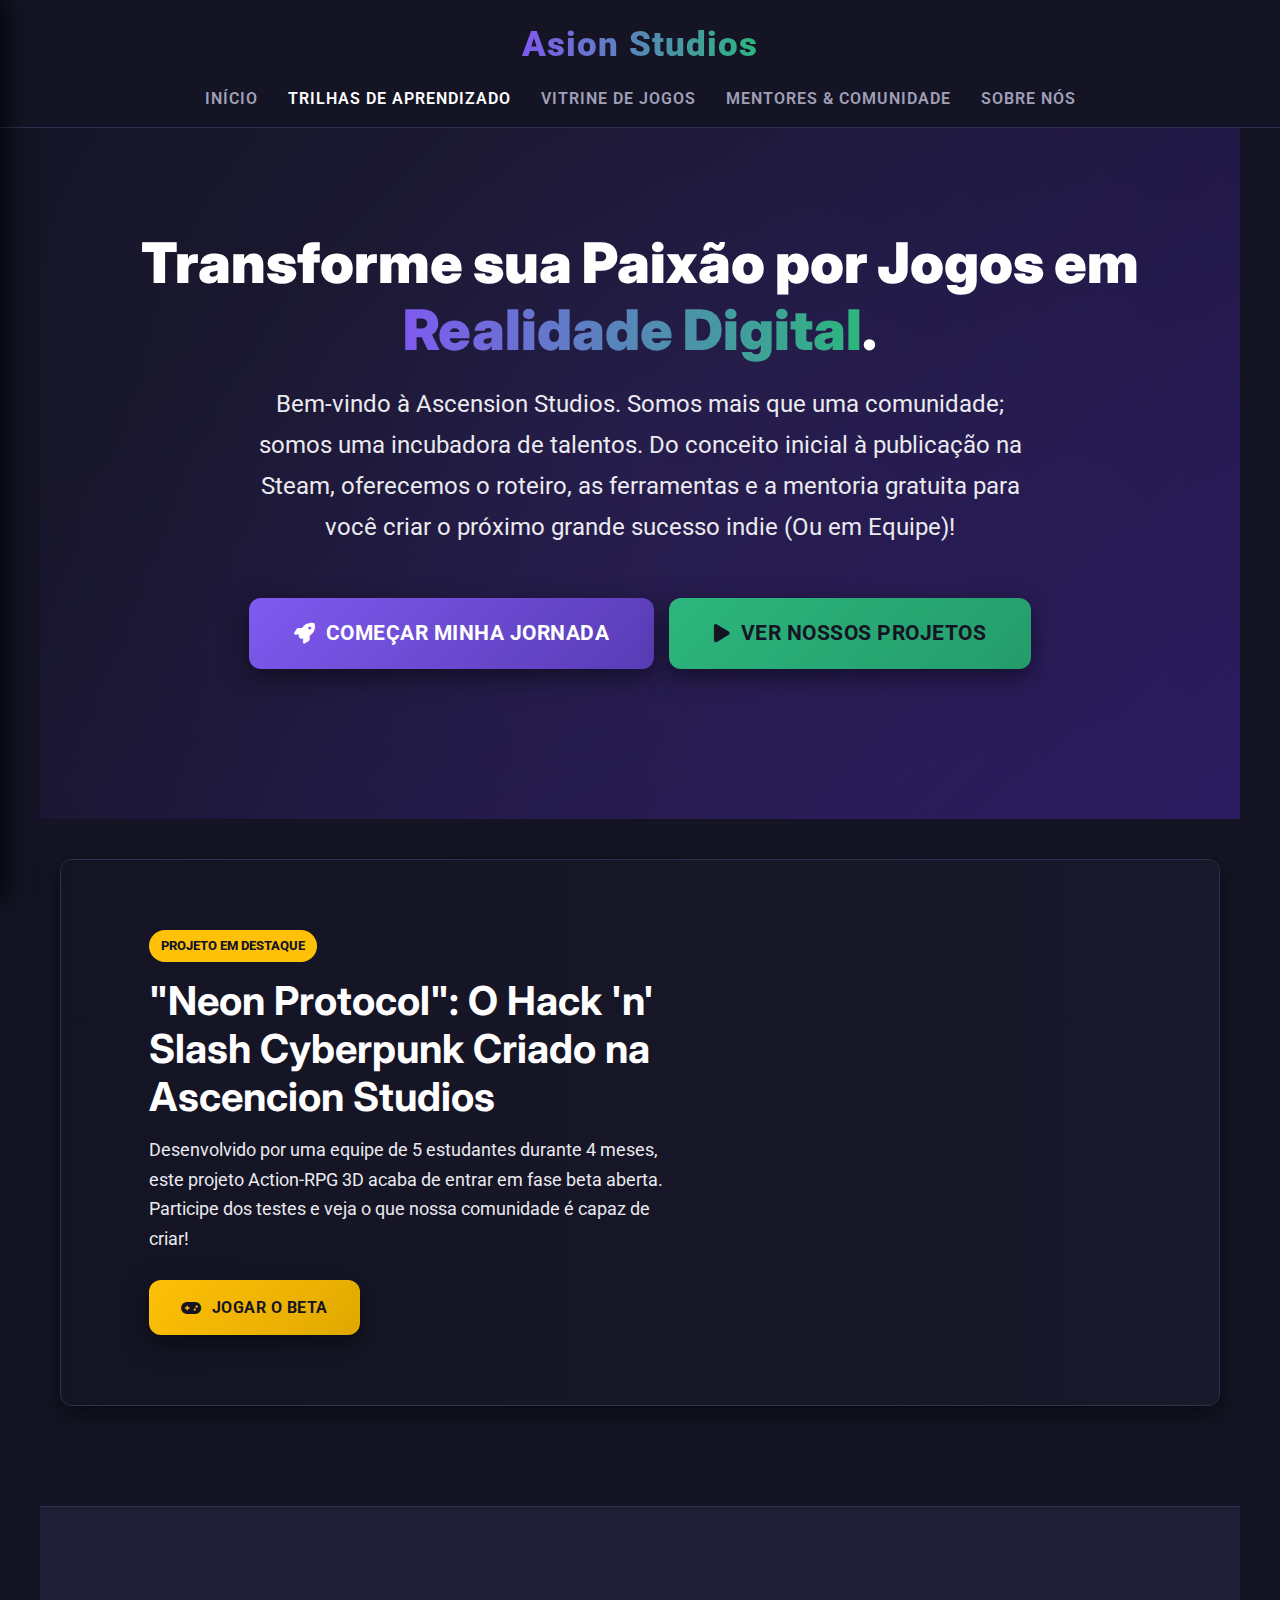
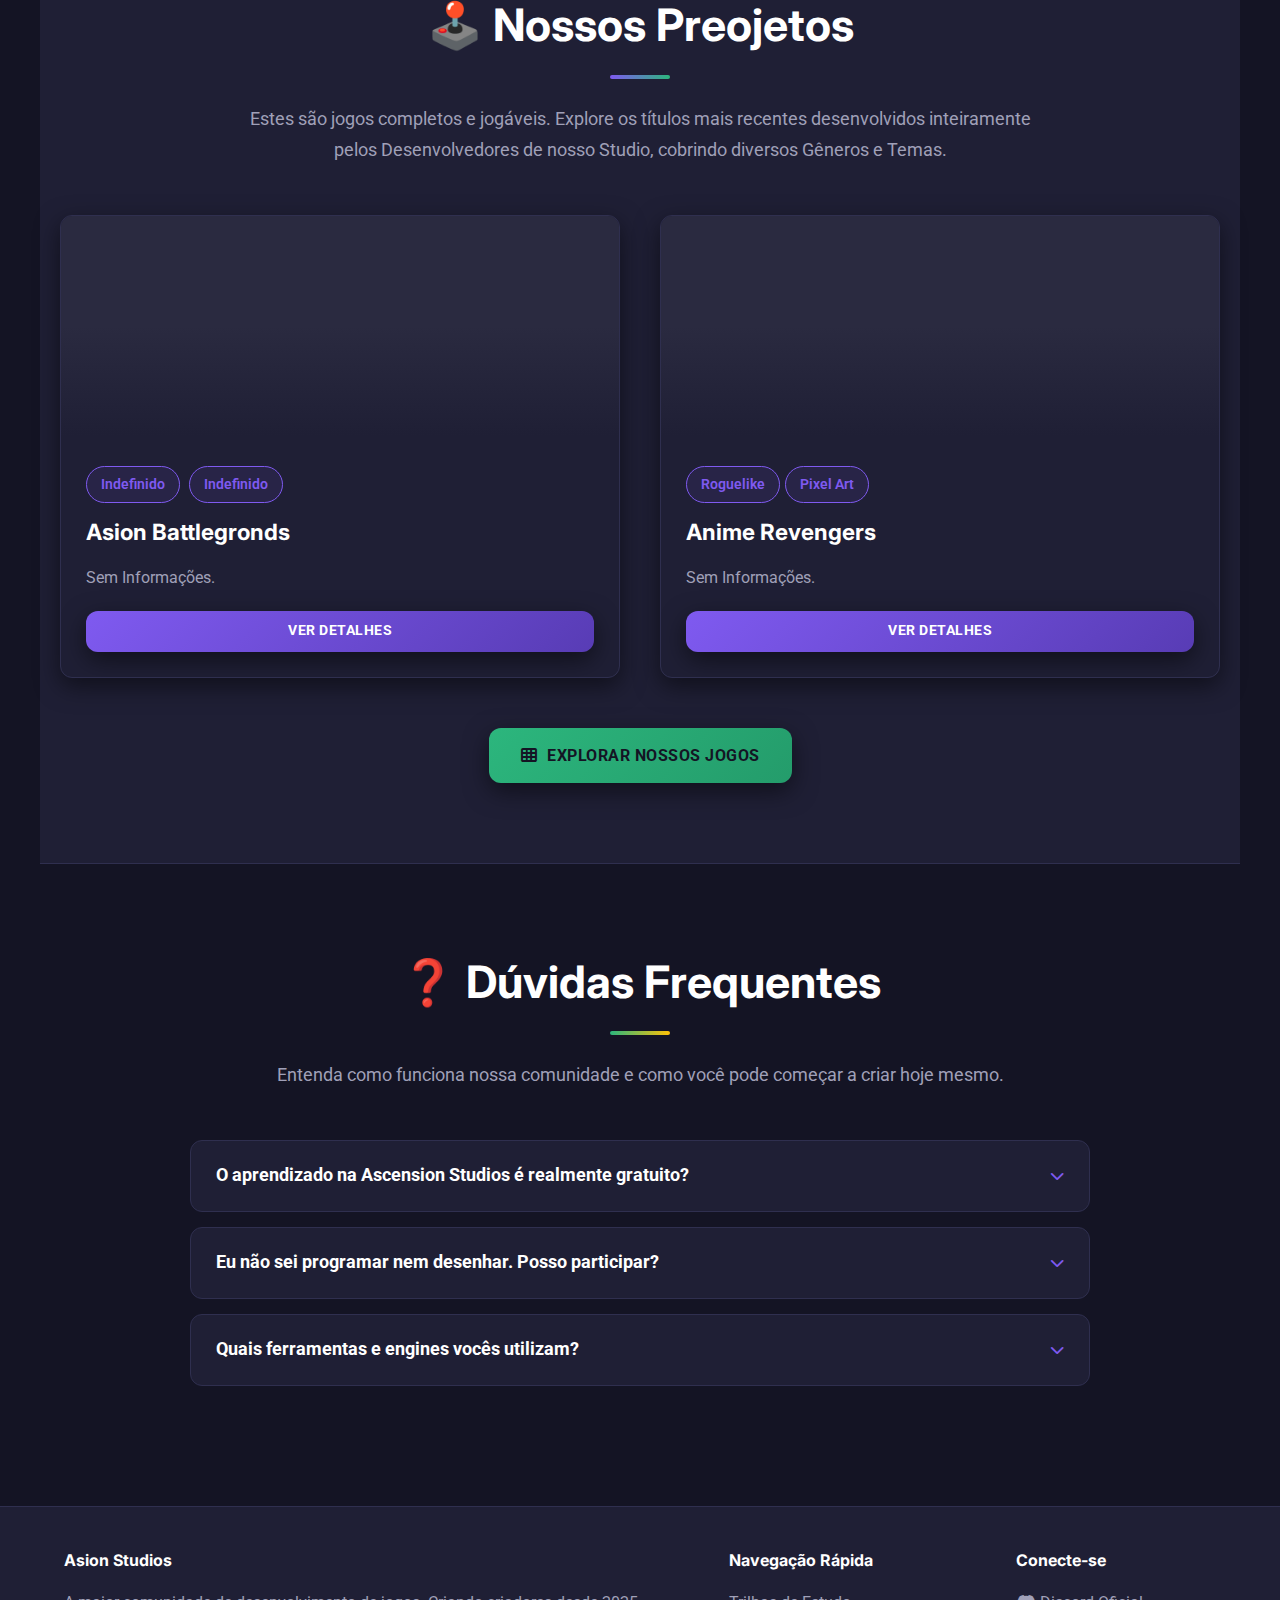
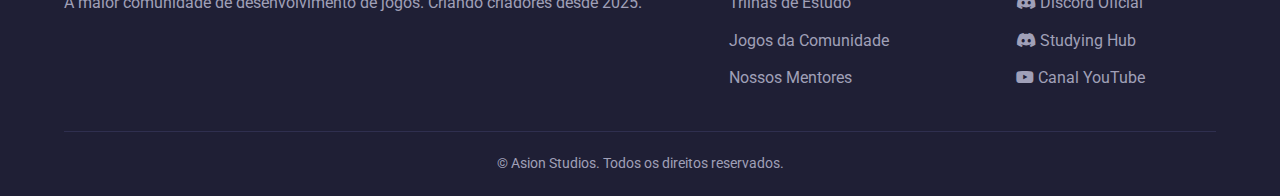
<file: index.html>
<!DOCTYPE html>
<html lang="pt-BR">
<head>
    <meta charset="UTF-8">
    <meta name="viewport" content="width=device-width, initial-scale=1.0">
    <title>Asion Studios | Início</title>
    <link rel="stylesheet" href="style.css">
    <link rel="icon" href="assets/images/icone.png" type="image/x-icon">
    <link href="https://fonts.googleapis.com/css2?family=Inter:wght@700;900&family=Roboto:wght@400;500;700&display=swap" rel="stylesheet">
    <link rel="stylesheet" href="https://cdnjs.cloudflare.com/ajax/libs/font-awesome/6.4.0/css/all.min.css">
</head>
<body>
    
    <header class="gh-header">
        <div class="gh-header-container">
            <a href="#" class="gh-logo gh-logo--mobile"><i class="fas fa-gamepad"></i> Asion Studios</a>
            <button class="gh-nav__toggle" aria-label="Abrir menu"><i class="fas fa-bars"></i></button>
            <a href="" class="gh-logo gh-logo--desktop">Asion Studios</a>
            <nav class="gh-nav gh-nav--desktop">
                <ul class="gh-nav__list">
                    <li><a href="index">Início</a></li>
                    <li><a href="aprendizado" class="gh-nav__active-link">Trilhas de Aprendizado</a></li>
                    <li><a href="jogos">Vitrine de Jogos</a></li>
                    <li><a href="equipe">Mentores & Comunidade</a></li>
                    <li><a href="sobre">Sobre Nós</a></li>
                </ul>
            </nav>
        </div>
    </header>

    <aside class="gh-sidebar" id="gh-sidebar">
        <div class="gh-sidebar__header">
            <a href="index.html" class="gh-logo gh-logo--mobile">
                <i class="fas fa-gamepad"></i> Ascencion Studios
            </a>
            <button class="gh-sidebar__close" aria-label="Fechar menu">
                <i class="fas fa-times"></i>
            </button>
        </div>
        <ul class="gh-sidebar__list">
            <li><a href="#" class="gh-sidebar__link gh-nav__active-link"><i class="fas fa-home"></i> Início</a></li>
            <li><a href="aprendizado.html" class="gh-sidebar__link"><i class="fas fa-graduation-cap"></i> Aprendizado</a></li>
            <li><a href="jogos.html" class="gh-sidebar__link"><i class="fas fa-gamepad"></i> Jogos</a></li>
            <li><a href="equipe.html" class="gh-sidebar__link"><i class="fas fa-users"></i> Comunidade</a></li>
            <li><a href="sobre.html" class="gh-sidebar__link"><i class="fas fa-info-circle"></i> Sobre</a></li>
            
            <li class="gh-sidebar__cta">
                <a href="#" target="_blank" class="gh-button gh-button--discord gh-button--full">
                    <i class="fab fa-discord"></i> Servidor Discord
                </a>
                <a href="#" target="_blank" class="gh-button gh-button--youtube gh-button--full" style="margin-top: 10px;">
                    <i class="fab fa-youtube"></i> Canal YouTube
                </a>
            </li>
        </ul>
    </aside>
    <div class="gh-overlay" id="gh-overlay"></div>

    <main class="gh-main-content">
        
        <section class="gh-hero">
            <div class="gh-hero__content">
                <h1 class="gh-hero__title">Transforme sua Paixão por Jogos em <span class="gh-text-gradient">Realidade Digital</span>.</h1>
                <p class="gh-hero__subtitle">Bem-vindo à Ascension Studios. Somos mais que uma comunidade; somos uma incubadora de talentos. Do conceito inicial à publicação na Steam, oferecemos o roteiro, as ferramentas e a mentoria gratuita para você criar o próximo grande sucesso indie (Ou em Equipe)!</p>
                <div style="display: flex; gap: 15px; justify-content: center; flex-wrap: wrap;">
                    <a href="aprendizado.html" class="gh-button gh-button--primary gh-button--large">
                        <i class="fas fa-rocket"></i> Começar Minha Jornada
                    </a>
                    <a href="jogos.html" class="gh-button gh-button--secondary gh-button--large">
                        <i class="fas fa-play"></i> Ver nossos Projetos
                    </a>
                </div>
            </div>
        </section>

        <section class="gh-section" style="padding-top: 40px; padding-bottom: 40px;">
            <div class="gh-banner" style="background-image: url('https://placehold.co/1200x400/1F1F35/FFFFFF/png?text=Banner+Jogo+Destaque');">
                <div class="gh-banner__content">
                    <span class="gh-banner__badge">Projeto em Destaque</span>
                    <h2 class="gh-banner__title">"Neon Protocol": O Hack 'n' Slash Cyberpunk Criado na Ascencion Studios</h2>
                    <p class="gh-banner__subtitle">Desenvolvido por uma equipe de 5 estudantes durante 4 meses, este projeto Action-RPG 3D acaba de entrar em fase beta aberta. Participe dos testes e veja o que nossa comunidade é capaz de criar!</p>
                    <a href="jogos.html#neon" class="gh-button gh-button--accent">
                        <i class="fas fa-gamepad"></i> Jogar o Beta
                    </a>
                </div>
            </div>
        </section>

        <section class="gh-section gh-section--light">
            <h2 class="gh-heading">🕹️ Nossos Preojetos</h2>
            <p class="gh-section__intro">Estes são jogos completos e jogáveis. Explore os títulos mais recentes desenvolvidos inteiramente pelos Desenvolvedores de nosso Studio, cobrindo diversos Gêneros e Temas.</p>
            
            <div class="gh-card-grid gh-card-grid--3-cols">
                
                <article class="gh-game-card">
                    <div class="gh-game-card__media" style="background-image: url('https://placehold.co/400x250/2a2a40/FFFFFF/png?text=Image');"></div>
                    <div class="gh-game-card__body">
                        <div class="gh-tags">
                            <span class="gh-tag">Indefinido</span>
                            <span class="gh-tag">Indefinido</span>
                        </div>
                        <h3 class="gh-game-card__title">Asion Battlegronds</h3>
                        <p class="gh-game-card__description">Sem Informações.</p>
                        <div class="gh-game-card__footer">
                            <a href="jogos.html#echoes" class="gh-button gh-button--primary gh-button--small gh-button--full">Ver Detalhes</a>
                        </div>
                    </div>
                </article>

                

                <article class="gh-game-card">
                    <div class="gh-game-card__media" style="background-image: url('https://placehold.co/400x250/3a2a2a/FFFFFF/png?text=Image');"></div>
                    <div class="gh-game-card__body">
                        <div class="gh-tags">
                            <span class="gh-tag">Roguelike</span><span class="gh-tag">Pixel Art</span>
                        </div>
                        <h3 class="gh-game-card__title">Anime Revengers</h3>
                        <p class="gh-game-card__description">Sem Informações.</p>
                        <div class="gh-game-card__footer">
                            <a href="jogos.html#dungeon" class="gh-button gh-button--primary gh-button--small gh-button--full">Ver Detalhes</a>
                        </div>
                    </div>
                </article>
            </div>
            <div class="gh-center-content" style="margin-top: 50px;">
                <a href="jogos.html" class="gh-button gh-button--secondary">
                    <i class="fas fa-th"></i> Explorar nossos Jogos
                </a>
            </div>
        </section>
        
        <section class="gh-section">
            <h2 class="gh-heading gh-heading--secondary">❓ Dúvidas Frequentes</h2>
            <p class="gh-section__intro">Entenda como funciona nossa comunidade e como você pode começar a criar hoje mesmo.</p>
            
            <div class="gh-accordion">
                
                <div class="gh-accordion__item">
                    <div class="gh-accordion__header" onclick="toggleAccordion(this)">
                        O aprendizado na Ascension Studios é realmente gratuito?
                        <i class="fas fa-chevron-down"></i>
                    </div>
                    <div class="gh-accordion__content">
                        <div class="gh-accordion__body">
                            <p>Sim, absolutamente! Nossa missão é democratizar o desenvolvimento de jogos. O acesso a todas as trilhas de aprendizado, materiais didáticos básicos, participação na comunidade do Discord e a maioria das mentorias em grupo são 100% gratuitos. Nós nos sustentamos através de doações opcionais e parcerias com estúdios, não cobrando dos alunos.</p>
                        </div>
                    </div>
                </div>

                <div class="gh-accordion__item">
                    <div class="gh-accordion__header" onclick="toggleAccordion(this)">
                        Eu não sei programar nem desenhar. Posso participar?
                        <i class="fas fa-chevron-down"></i>
                    </div>
                    <div class="gh-accordion__content">
                        <div class="gh-accordion__body">
                            <p>Com certeza! A GameHub foi desenhada para iniciantes absolutos. Nossas trilhas "Fundamentos" começam do zero: ensinamos lógica de programação antes de entrar em engines, e princípios básicos de design antes de abrir softwares 3D. Temos muitos membros que começaram sem conhecimento algum e hoje estão lançando seus próprios jogos. Sua vontade de aprender é o único pré-requisito.</p>
                        </div>
                    </div>
                </div>

                <div class="gh-accordion__item">
                    <div class="gh-accordion__header" onclick="toggleAccordion(this)">
                        Quais ferramentas e engines vocês utilizam?
                        <i class="fas fa-chevron-down"></i>
                    </div>
                    <div class="gh-accordion__content">
                        <div class="gh-accordion__body">
                            <p>Focamos nas ferramentas padrão da indústria para garantir sua empregabilidade. Nossas principais trilhas cobrem <strong>Roblox Studio</strong> para desenvolvimento 2D/3D robusto e <strong>Blender</strong> (Modelagem 3D), <strong>Aseprite</strong> (Pixel Art) e <strong>Figma</strong> (UI/UX).</p>
                        </div>
                    </div>
                </div>
                
            </div>
            
        </section>

    </main>

    <footer class="gh-footer">
        <div class="gh-footer__content">
            <div class="gh-footer__col">
                <h4>Asion Studios</h4>
                <p>A maior comunidade de desenvolvimento de jogos. Criando criadores desde 2025.</p>
            </div>
            <div class="gh-footer__col">
                <h4>Navegação Rápida</h4>
                <ul>
                    <li><a href="aprendizado">Trilhas de Estudo</a></li>
                    <li><a href="jogos">Jogos da Comunidade</a></li>
                    <li><a href="equipe">Nossos Mentores</a></li>
                </ul>
            </div>
            <div class="gh-footer__col">
                <h4>Conecte-se</h4>
                <ul>
                    <li><a href="https://discord.gg/ygGvbeaqAS" target="_blank"><i class="fab fa-discord"></i> Discord Oficial</a></li>
                    <li><a href="https://discord.gg/vEhfcvPvU2" target="_blank"><i class="fab fa-discord"></i> Studying Hub</a></li>
                    <li><a href="#" target="_blank"><i class="fab fa-youtube"></i> Canal YouTube</a></li>
                </ul>
            </div>
        </div>
        <div class="gh-footer__bottom">
            <p>&copy; <span id="year"></span> Asion Studios. Todos os direitos reservados.
        </div>
    </footer>

    <script src="script.js"></script>
</body>
</html>
</file>
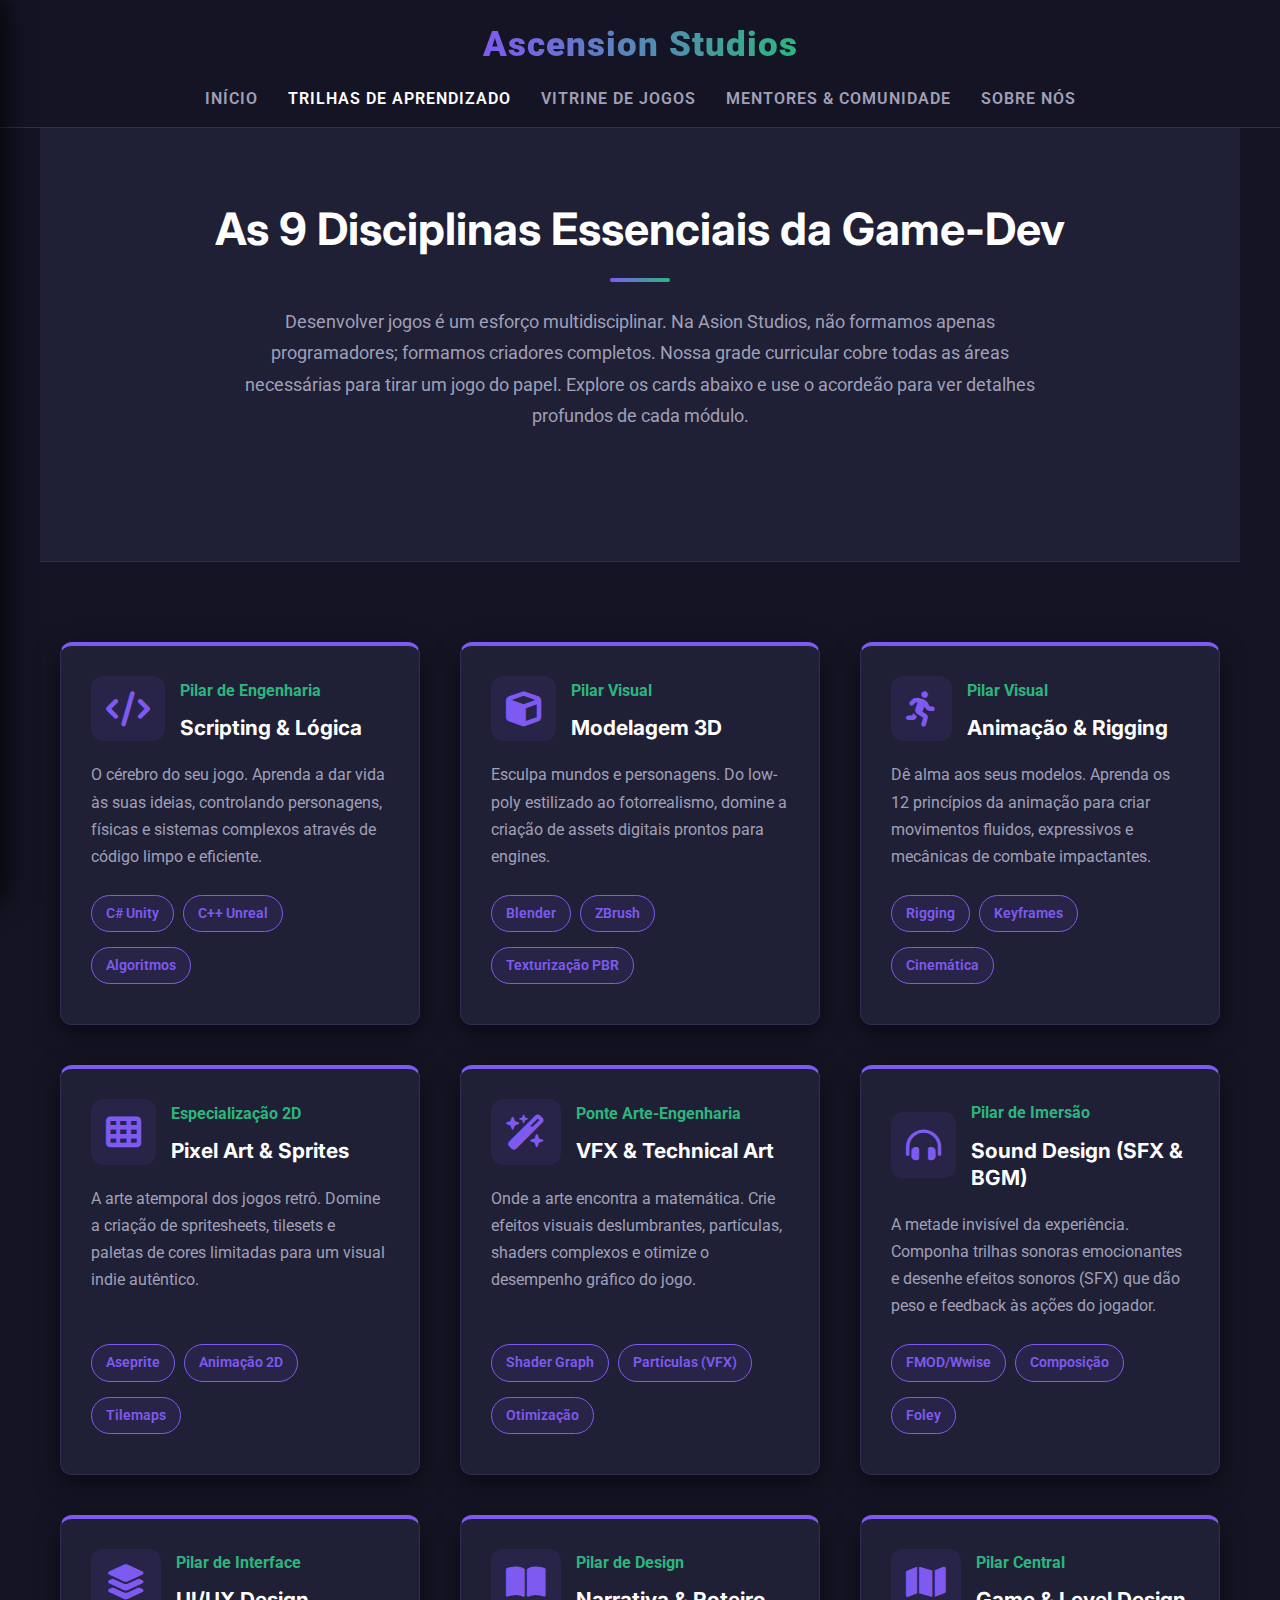
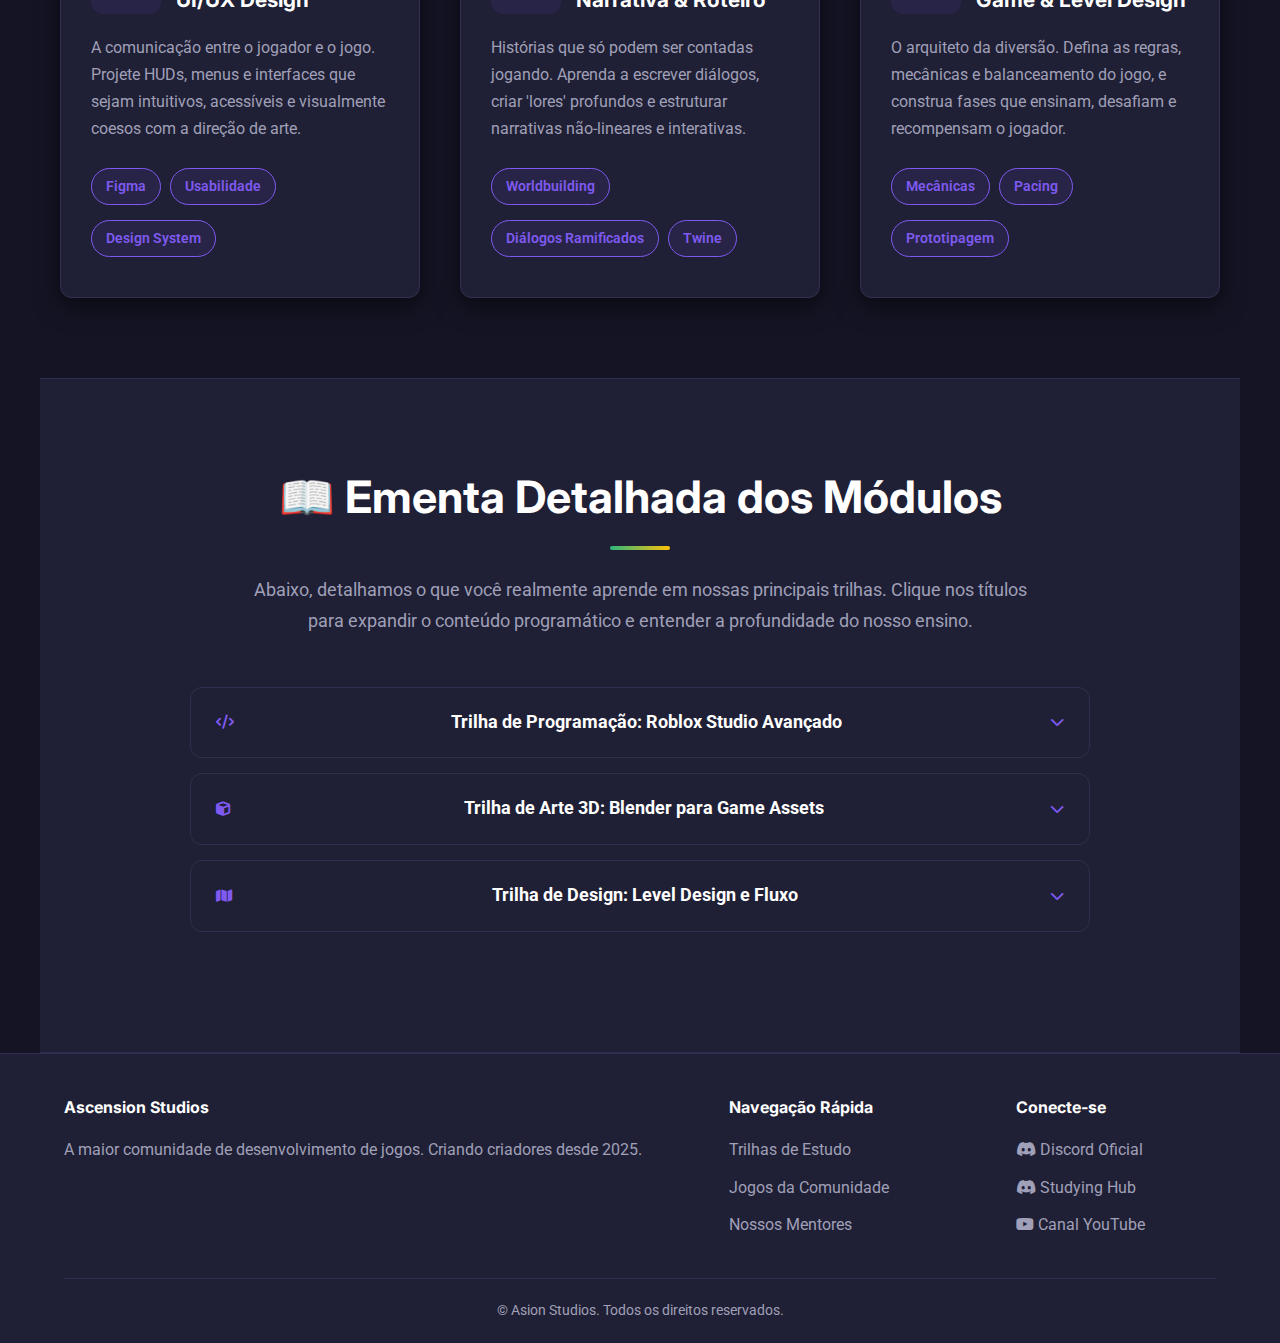
<file: aprendizado.html>
<!DOCTYPE html>
<html lang="pt-BR">
<head>
    <meta charset="UTF-8">
    <meta name="viewport" content="width=device-width, initial-scale=1.0">
    <title>Ascencion Studios | Aprendizado</title>
    <link rel="stylesheet" href="style.css">
    <link rel="icon" href="assets/images/icone.png" type="image/x-icon">
    <link href="https://fonts.googleapis.com/css2?family=Inter:wght@700;900&family=Roboto:wght@400;500;700&display=swap" rel="stylesheet">
    <link rel="stylesheet" href="https://cdnjs.cloudflare.com/ajax/libs/font-awesome/6.4.0/css/all.min.css">
</head>
<body>
    
    <header class="gh-header">
        <div class="gh-header-container">
            <a href="#" class="gh-logo gh-logo--mobile"><i class="fas fa-gamepad"></i> Asion Studios</a>
            <button class="gh-nav__toggle" aria-label="Abrir menu"><i class="fas fa-bars"></i></button>
            <a href="index.html" class="gh-logo gh-logo--desktop">Ascension Studios</a>
            <nav class="gh-nav gh-nav--desktop">
                <ul class="gh-nav__list">
                    <li><a href="index">Início</a></li>
                    <li><a href="aprendizado" class="gh-nav__active-link">Trilhas de Aprendizado</a></li>
                    <li><a href="jogos">Vitrine de Jogos</a></li>
                    <li><a href="equipe">Mentores & Comunidade</a></li>
                    <li><a href="sobre">Sobre Nós</a></li>
                </ul>
            </nav>
        </div>
    </header>

    <aside class="gh-sidebar" id="gh-sidebar">
        <div class="gh-sidebar__header">
            <a href="#" class="gh-logo gh-logo--mobile"><i class="fas fa-gamepad"></i> Asion Studios</a>
            <button class="gh-sidebar__close" aria-label="Fechar menu"><i class="fas fa-times"></i></button>
        </div>
        <ul class="gh-sidebar__list">
            <li><a href="/Ascencion-Studios" class="gh-sidebar__link"><i class="fas fa-home"></i> Início</a></li>
            <li><a href="aprendizado.html" class="gh-sidebar__link gh-nav__active-link"><i class="fas fa-graduation-cap"></i> Aprendizado</a></li>
            <li><a href="jogos.html" class="gh-sidebar__link"><i class="fas fa-gamepad"></i> Jogos</a></li>
            <li><a href="equipe.html" class="gh-sidebar__link"><i class="fas fa-users"></i> Comunidade</a></li>
            <li><a href="sobre.html" class="gh-sidebar__link"><i class="fas fa-info-circle"></i> Sobre</a></li>
            <li class="gh-sidebar__cta">
                <a href="#" target="_blank" class="gh-button gh-button--discord gh-button--full"><i class="fab fa-discord"></i> Servidor Discord</a>
                <a href="#" target="_blank" class="gh-button gh-button--youtube gh-button--full" style="margin-top: 10px;"><i class="fab fa-youtube"></i> Canal YouTube</a>
            </li>
        </ul>
    </aside>
    <div class="gh-overlay" id="gh-overlay"></div>

    <main class="gh-main-content">
        
        <section class="gh-section gh-section--light">
            <h1 class="gh-heading">As 9 Disciplinas Essenciais da Game-Dev</h1>
            <p class="gh-section__intro">Desenvolver jogos é um esforço multidisciplinar. Na Asion Studios, não formamos apenas programadores; formamos criadores completos. Nossa grade curricular cobre todas as áreas necessárias para tirar um jogo do papel. Explore os cards abaixo e use o acordeão para ver detalhes profundos de cada módulo.</p>
        </section>

        <section class="gh-section" style="padding-top: 40px;">
            <div class="gh-card-grid gh-card-grid--3-cols">
                
                <div class="gh-topic-card">
                    <div class="gh-topic-card__header">
                        <i class="fas fa-code gh-topic-card__icon"></i>
                        <div>
                            <span class="gh-topic-card__role">Pilar de Engenharia</span>
                            <h3 class="gh-topic-card__title">Scripting & Lógica</h3>
                        </div>
                    </div>
                    <p>O cérebro do seu jogo. Aprenda a dar vida às suas ideias, controlando personagens, físicas e sistemas complexos através de código limpo e eficiente.</p>
                    <div><span class="gh-tag">C# Unity</span> <span class="gh-tag">C++ Unreal</span> <span class="gh-tag">Algoritmos</span></div>
                </div>

                <div class="gh-topic-card">
                    <div class="gh-topic-card__header">
                        <i class="fas fa-cube gh-topic-card__icon"></i>
                        <div>
                            <span class="gh-topic-card__role">Pilar Visual</span>
                            <h3 class="gh-topic-card__title">Modelagem 3D</h3>
                        </div>
                    </div>
                    <p>Esculpa mundos e personagens. Do low-poly estilizado ao fotorrealismo, domine a criação de assets digitais prontos para engines.</p>
                    <div><span class="gh-tag">Blender</span> <span class="gh-tag">ZBrush</span> <span class="gh-tag">Texturização PBR</span></div>
                </div>

                <div class="gh-topic-card">
                    <div class="gh-topic-card__header">
                        <i class="fas fa-running gh-topic-card__icon"></i>
                        <div>
                            <span class="gh-topic-card__role">Pilar Visual</span>
                            <h3 class="gh-topic-card__title">Animação & Rigging</h3>
                        </div>
                    </div>
                    <p>Dê alma aos seus modelos. Aprenda os 12 princípios da animação para criar movimentos fluidos, expressivos e mecânicas de combate impactantes.</p>
                    <div><span class="gh-tag">Rigging</span> <span class="gh-tag">Keyframes</span> <span class="gh-tag">Cinemática</span></div>
                </div>
                
                <div class="gh-topic-card">
                    <div class="gh-topic-card__header">
                        <i class="fas fa-th gh-topic-card__icon"></i>
                        <div>
                            <span class="gh-topic-card__role">Especialização 2D</span>
                            <h3 class="gh-topic-card__title">Pixel Art & Sprites</h3>
                        </div>
                    </div>
                    <p>A arte atemporal dos jogos retrô. Domine a criação de spritesheets, tilesets e paletas de cores limitadas para um visual indie autêntico.</p>
                    <div><span class="gh-tag">Aseprite</span> <span class="gh-tag">Animação 2D</span> <span class="gh-tag">Tilemaps</span></div>
                </div>
                
                <div class="gh-topic-card">
                    <div class="gh-topic-card__header">
                        <i class="fas fa-wand-magic-sparkles gh-topic-card__icon"></i>
                        <div>
                            <span class="gh-topic-card__role">Ponte Arte-Engenharia</span>
                            <h3 class="gh-topic-card__title">VFX & Technical Art</h3>
                        </div>
                    </div>
                    <p>Onde a arte encontra a matemática. Crie efeitos visuais deslumbrantes, partículas, shaders complexos e otimize o desempenho gráfico do jogo.</p>
                    <div><span class="gh-tag">Shader Graph</span> <span class="gh-tag">Partículas (VFX)</span> <span class="gh-tag">Otimização</span></div>
                </div>
                
                <div class="gh-topic-card">
                    <div class="gh-topic-card__header">
                        <i class="fas fa-headphones-simple gh-topic-card__icon"></i>
                        <div>
                            <span class="gh-topic-card__role">Pilar de Imersão</span>
                            <h3 class="gh-topic-card__title">Sound Design (SFX & BGM)</h3>
                        </div>
                    </div>
                    <p>A metade invisível da experiência. Componha trilhas sonoras emocionantes e desenhe efeitos sonoros (SFX) que dão peso e feedback às ações do jogador.</p>
                    <div><span class="gh-tag">FMOD/Wwise</span> <span class="gh-tag">Composição</span> <span class="gh-tag">Foley</span></div>
                </div>
                
                <div class="gh-topic-card">
                    <div class="gh-topic-card__header">
                        <i class="fas fa-layer-group gh-topic-card__icon"></i>
                        <div>
                            <span class="gh-topic-card__role">Pilar de Interface</span>
                            <h3 class="gh-topic-card__title">UI/UX Design</h3>
                        </div>
                    </div>
                    <p>A comunicação entre o jogador e o jogo. Projete HUDs, menus e interfaces que sejam intuitivos, acessíveis e visualmente coesos com a direção de arte.</p>
                    <div><span class="gh-tag">Figma</span> <span class="gh-tag">Usabilidade</span> <span class="gh-tag">Design System</span></div>
                </div>

                <div class="gh-topic-card">
                    <div class="gh-topic-card__header">
                        <i class="fas fa-book-open gh-topic-card__icon"></i>
                        <div>
                            <span class="gh-topic-card__role">Pilar de Design</span>
                            <h3 class="gh-topic-card__title">Narrativa & Roteiro</h3>
                        </div>
                    </div>
                    <p>Histórias que só podem ser contadas jogando. Aprenda a escrever diálogos, criar 'lores' profundos e estruturar narrativas não-lineares e interativas.</p>
                    <div><span class="gh-tag">Worldbuilding</span> <span class="gh-tag">Diálogos Ramificados</span> <span class="gh-tag">Twine</span></div>
                </div>
                
                <div class="gh-topic-card">
                    <div class="gh-topic-card__header">
                        <i class="fas fa-map gh-topic-card__icon"></i>
                        <div>
                            <span class="gh-topic-card__role">Pilar Central</span>
                            <h3 class="gh-topic-card__title">Game & Level Design</h3>
                        </div>
                    </div>
                    <p>O arquiteto da diversão. Defina as regras, mecânicas e balanceamento do jogo, e construa fases que ensinam, desafiam e recompensam o jogador.</p>
                    <div><span class="gh-tag">Mecânicas</span> <span class="gh-tag">Pacing</span> <span class="gh-tag">Prototipagem</span></div>
                </div>

            </div>
            
        </section>

        <section class="gh-section gh-section--light">
            <h2 class="gh-heading gh-heading--secondary">📖 Ementa Detalhada dos Módulos</h2>
            <p class="gh-section__intro">Abaixo, detalhamos o que você realmente aprende em nossas principais trilhas. Clique nos títulos para expandir o conteúdo programático e entender a profundidade do nosso ensino.</p>
            
            <div class="gh-accordion">
                
                <div class="gh-accordion__item">
                    <div class="gh-accordion__header" onclick="toggleAccordion(this)">
                        <i class="fas fa-code"></i> &nbsp; Trilha de Programação: Roblox Studio Avançado
                        <i class="fas fa-chevron-down ms-auto"></i>
                    </div>
                    <div class="gh-accordion__content">
                        <div class="gh-accordion__body">
                            <p>Esta trilha leva você da lógica básica à arquitetura de sistemas complexos. Não ensinamos apenas a "copiar código", mas a pensar como um engenheiro de software focado em jogos.</p>
                            <h4>Fase 1: Fundamentos da Lógica (Sem Engine)</h4>
                            <ul>
                                <li>Variáveis, Tipos de Dados e Operadores.</li>
                                <li>Estruturas de Controle (if, switch, loops for/while).</li>
                                <li>Funções, Métodos e Escopo.</li>
                                <li>Introdução à Programação Orientada a Objetos (Classes, Herança, Polimorfismo).</li>
                            </ul>
                            <h4>Fase 2: Roblox Studio Essentials</h4>
                            <ul>
                                <li>Entendendo a arquitetura Component-Based (MonoBehaviour).</li>
                                <li>Manipulação de Transform, Input System (antigo e novo).</li>
                                <li>Física Básica: Rigidbody, Colliders, Triggers e Raycasting.</li>
                                <li>Prefabs e Instanciação dinâmica de objetos.</li>
                            </ul>
                            <h4>Fase 3: Sistemas Intermediários</h4>
                            <ul>
                                <li>Criação de UI interativa com Canvas e TextMeshPro.</li>
                                <li>Gerenciamento de Cenas e Persistência de Dados (PlayerPrefs, JSON).</li>
                                <li>Animação via código (Tweens) e Animator Controller.</li>
                                <li>Sistemas de Áudio Dinâmico.</li>
                            </ul>
                            <h4>Fase 4: Arquitetura e Padrões (Avançado)</h4>
                            <ul>
                                <li>Design Patterns comuns em jogos (Singleton, Observer, State Machine, Object Pool).</li>
                                <li>ScriptableObjects para arquitetura baseada em dados.</li>
                                <li>Introdução à IA: Máquinas de Estado Finito (FSM) e Pathfinding (NavMesh).</li>
                                <li>Otimização de código e Profiling básico.</li>
                            </ul>
                        </div>
                    </div>
                </div>

                <div class="gh-accordion__item">
                    <div class="gh-accordion__header" onclick="toggleAccordion(this)">
                        <i class="fas fa-cube"></i> &nbsp; Trilha de Arte 3D: Blender para Game Assets
                        <i class="fas fa-chevron-down ms-auto"></i>
                    </div>
                    <div class="gh-accordion__content">
                        <div class="gh-accordion__body">
                            <p>Focada na criação de assets otimizados para rodar em tempo real dentro de engines como Unity e Unreal. Aprenda o pipeline completo da indústria.</p>
                            <h4>Módulo 1: Modelagem Hard Surface (Objetos/Cenários)</h4>
                            <ul>
                                <li>Navegação e interface do Blender.</li>
                                <li>Técnicas de modelagem poligonal (Extrude, Bevel, Loop Cuts).</li>
                                <li>Modificadores essenciais (Mirror, Subdivision, Boolean).</li>
                                <li>Criação de props (caixas, barris, armas simples) focando em boa topologia.</li>
                            </ul>
                            <h4>Módulo 2: Mapeamento UV e Texturização</h4>
                            <ul>
                                <li>Abertura de malha (UV Unwrapping) eficiente para jogos.</li>
                                <li>Conceito de Texel Density.</li>
                                <li>Introdução ao Texture Painting no Blender.</li>
                                <li>Workflow PBR (Physically Based Rendering): entendendo mapas de Albedo, Metallic, Roughness e Normal.</li>
                            </ul>
                            <h4>Módulo 3: Introdução a Personagens e Escultura</h4>
                            <ul>
                                <li>Blocking e proporções humanas.</li>
                                <li>Ferramentas de escultura digital (Sculpt Mode).</li>
                                <li>Conceito de High-Poly vs Low-Poly.</li>
                                <li>Baking de Normal Maps (transferindo detalhes do high para o low poly).</li>
                            </ul>
                            <h4>Módulo 4: Pipeline de Exportação para Engine</h4>
                            <ul>
                                <li>Pivots, escalas e unidades corretas (Metros).</li>
                                <li>Formatos de arquivo (FBX, OBJ, GLTF).</li>
                                <li>Configuração de materiais na Unity/Unreal.</li>
                                <li>LODs (Level of Detail) básicos.</li>
                            </ul>
                        </div>
                    </div>
                </div>
                
                 <div class="gh-accordion__item">
                    <div class="gh-accordion__header" onclick="toggleAccordion(this)">
                        <i class="fas fa-map"></i> &nbsp; Trilha de Design: Level Design e Fluxo
                        <i class="fas fa-chevron-down ms-auto"></i>
                    </div>
                    <div class="gh-accordion__content">
                        <div class="gh-accordion__body">
                            <p>Mais do que decorar cenários, o Level Design é sobre guiar a experiência do jogador. Aprenda a criar fases que ensinam mecânicas e desafiam na medida certa.</p>
                            <h4>Conceitos Fundamentais</h4>
                            <ul>
                                <li>O papel do Level Designer vs. Environment Artist.</li>
                                <li>Teoria do Fluxo (Flow Channel) de Csikszentmihalyi aplicada a jogos.</li>
                                <li>Pacing: controlando o ritmo de tensão e relaxamento.</li>
                                <li>Guia visual e affordances: como o cenário "fala" com o jogador.</li>
                            </ul>
                            <h4>Processo de Criação</h4>
                            <ul>
                                <li>Conceituação e referências.</li>
                                <li>Layout 2D (Top-down maps) e diagramas de fluxo.</li>
                                <li>Blockout/Whiteboxing na engine (testando escala e métricas de gameplay).</li>
                                <li>Iteração baseada em playtests.</li>
                            </ul>
                            <h4>Técnicas Específicas</h4>
                            <ul>
                                <li>Design de encontros de combate.</li>
                                <li>Puzzle design e gating (bloqueios e chaves).</li>
                                <li>Narrativa ambiental: contando histórias através do cenário.</li>
                                <li>Iluminação como ferramenta de gameplay e guia.</li>
                            </ul>
                        </div>
                    </div>
                </div>

            </div>
            
        </section>

    </main>

    <footer class="gh-footer">
        <div class="gh-footer__content">
            <div class="gh-footer__col">
                <h4>Ascension Studios</h4>
                <p>A maior comunidade de desenvolvimento de jogos. Criando criadores desde 2025.</p>
            </div>
            <div class="gh-footer__col">
                <h4>Navegação Rápida</h4>
                <ul>
                    <li><a href="aprendizado">Trilhas de Estudo</a></li>
                    <li><a href="jogos">Jogos da Comunidade</a></li>
                    <li><a href="equipe">Nossos Mentores</a></li>
                </ul>
            </div>
            <div class="gh-footer__col">
                <h4>Conecte-se</h4>
                <ul>
                    <li><a href="https://discord.gg/ygGvbeaqAS" target="_blank"><i class="fab fa-discord"></i> Discord Oficial</a></li>
                    <li><a href="https://discord.gg/vEhfcvPvU2" target="_blank"><i class="fab fa-discord"></i> Studying Hub</a></li>
                    <li><a href="#" target="_blank"><i class="fab fa-youtube"></i> Canal YouTube</a></li>
                </ul>
            </div>
        </div>
        <div class="gh-footer__bottom">
            <p>&copy; <span id="year"></span> Asion Studios. Todos os direitos reservados.
        </div>
    </footer>

    <script src="script.js"></script>
</body>
</html>
</file>
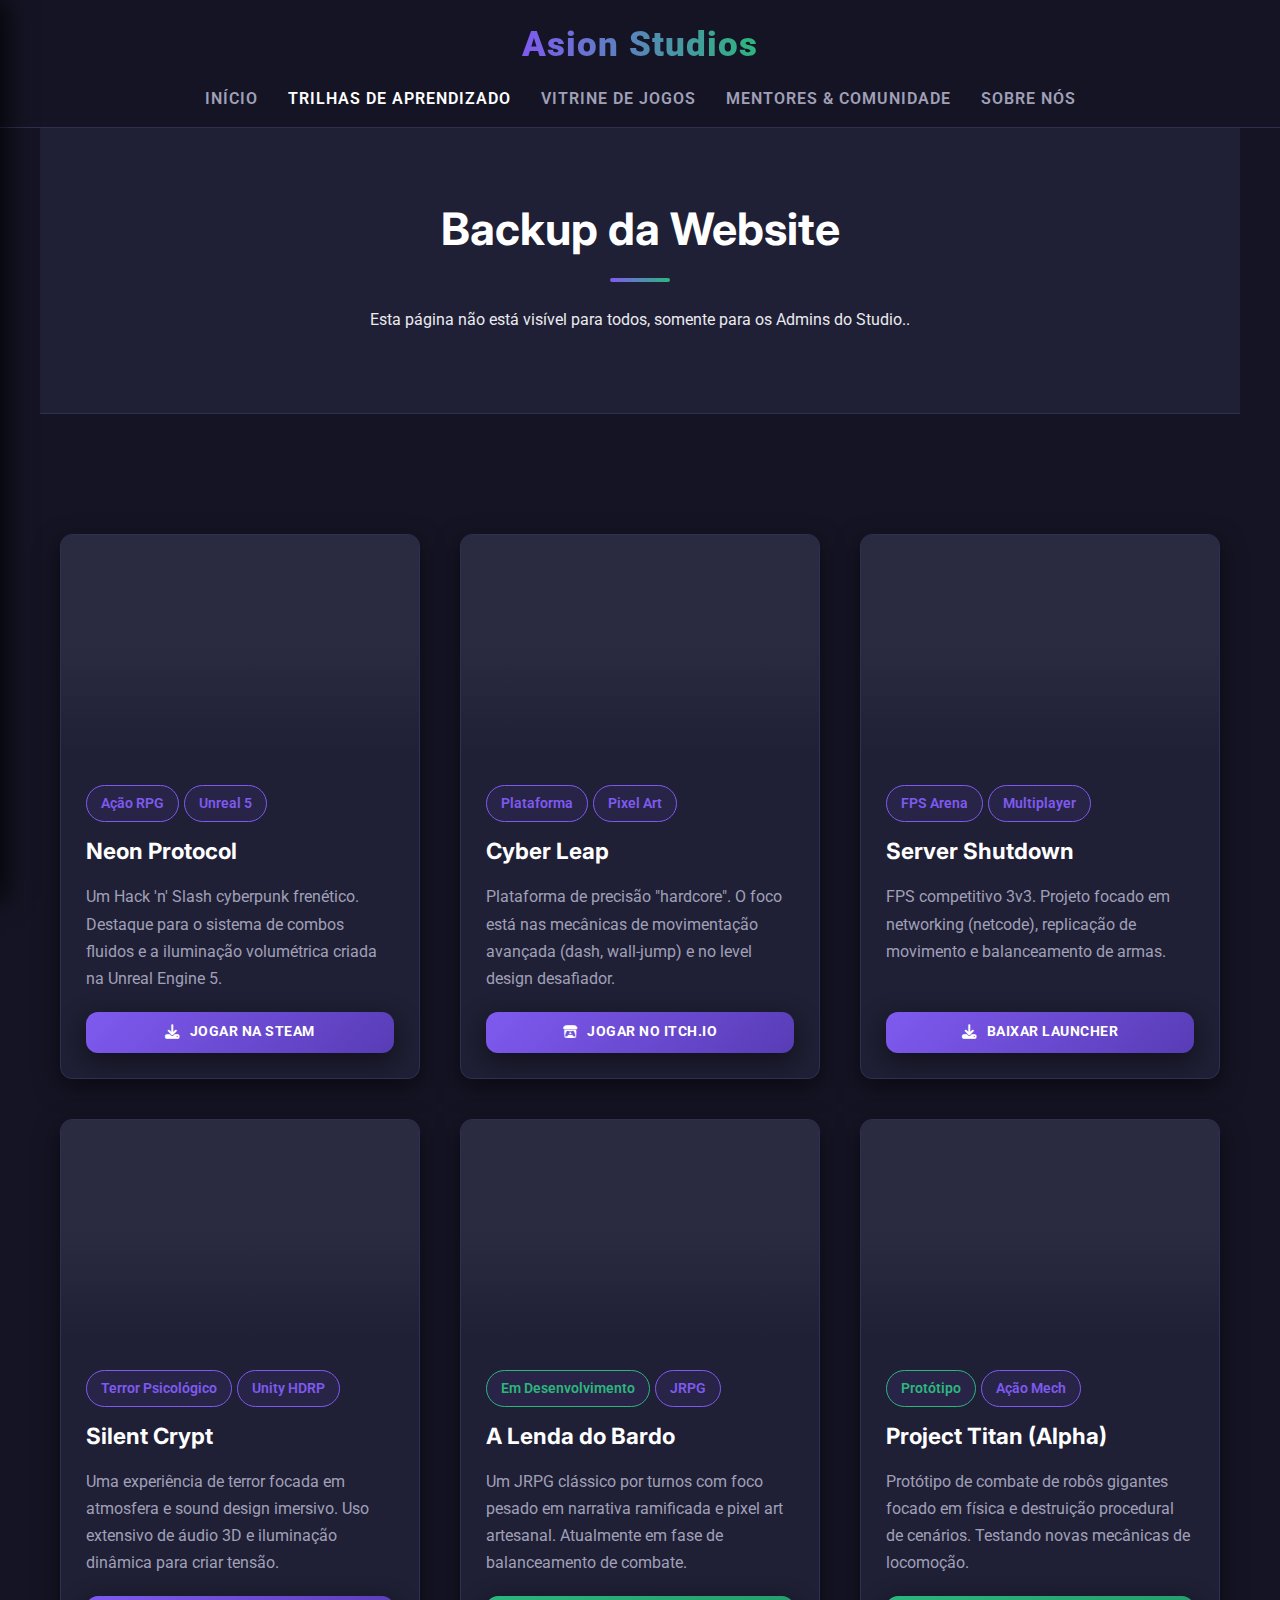
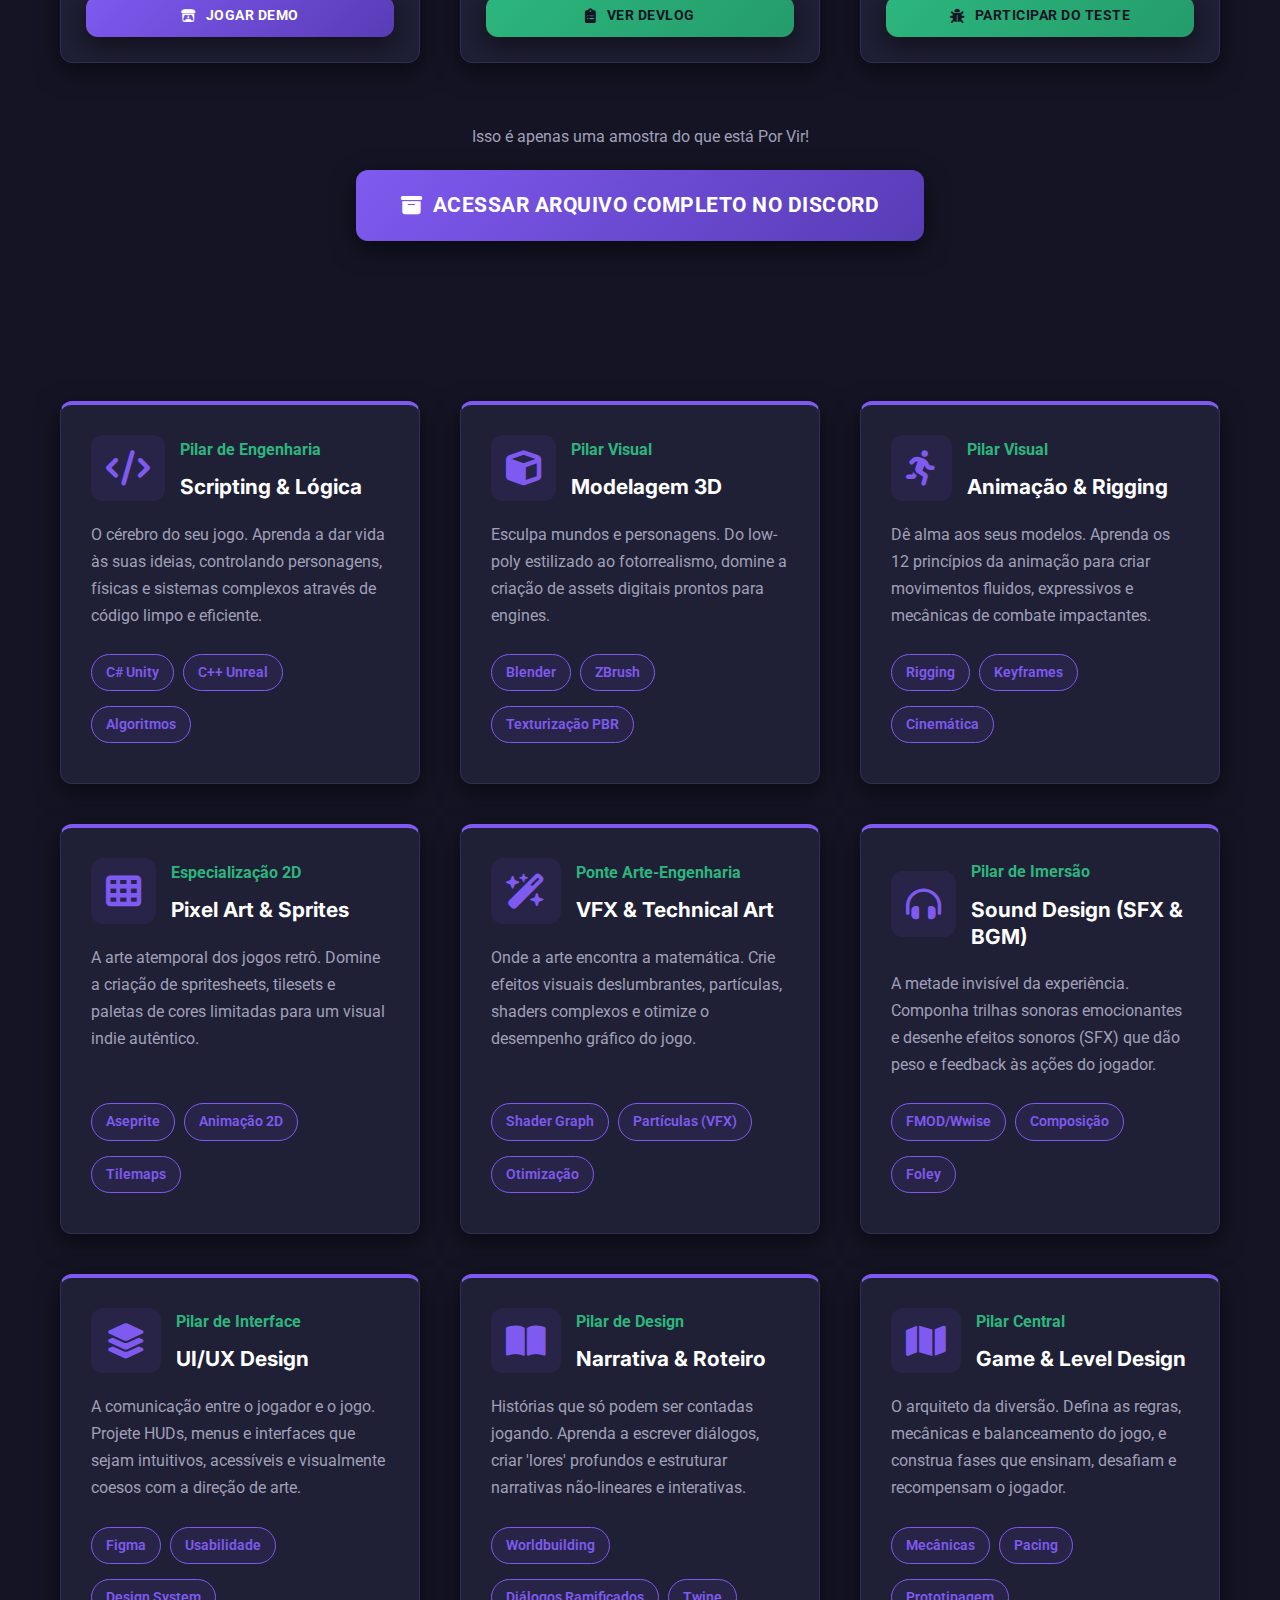
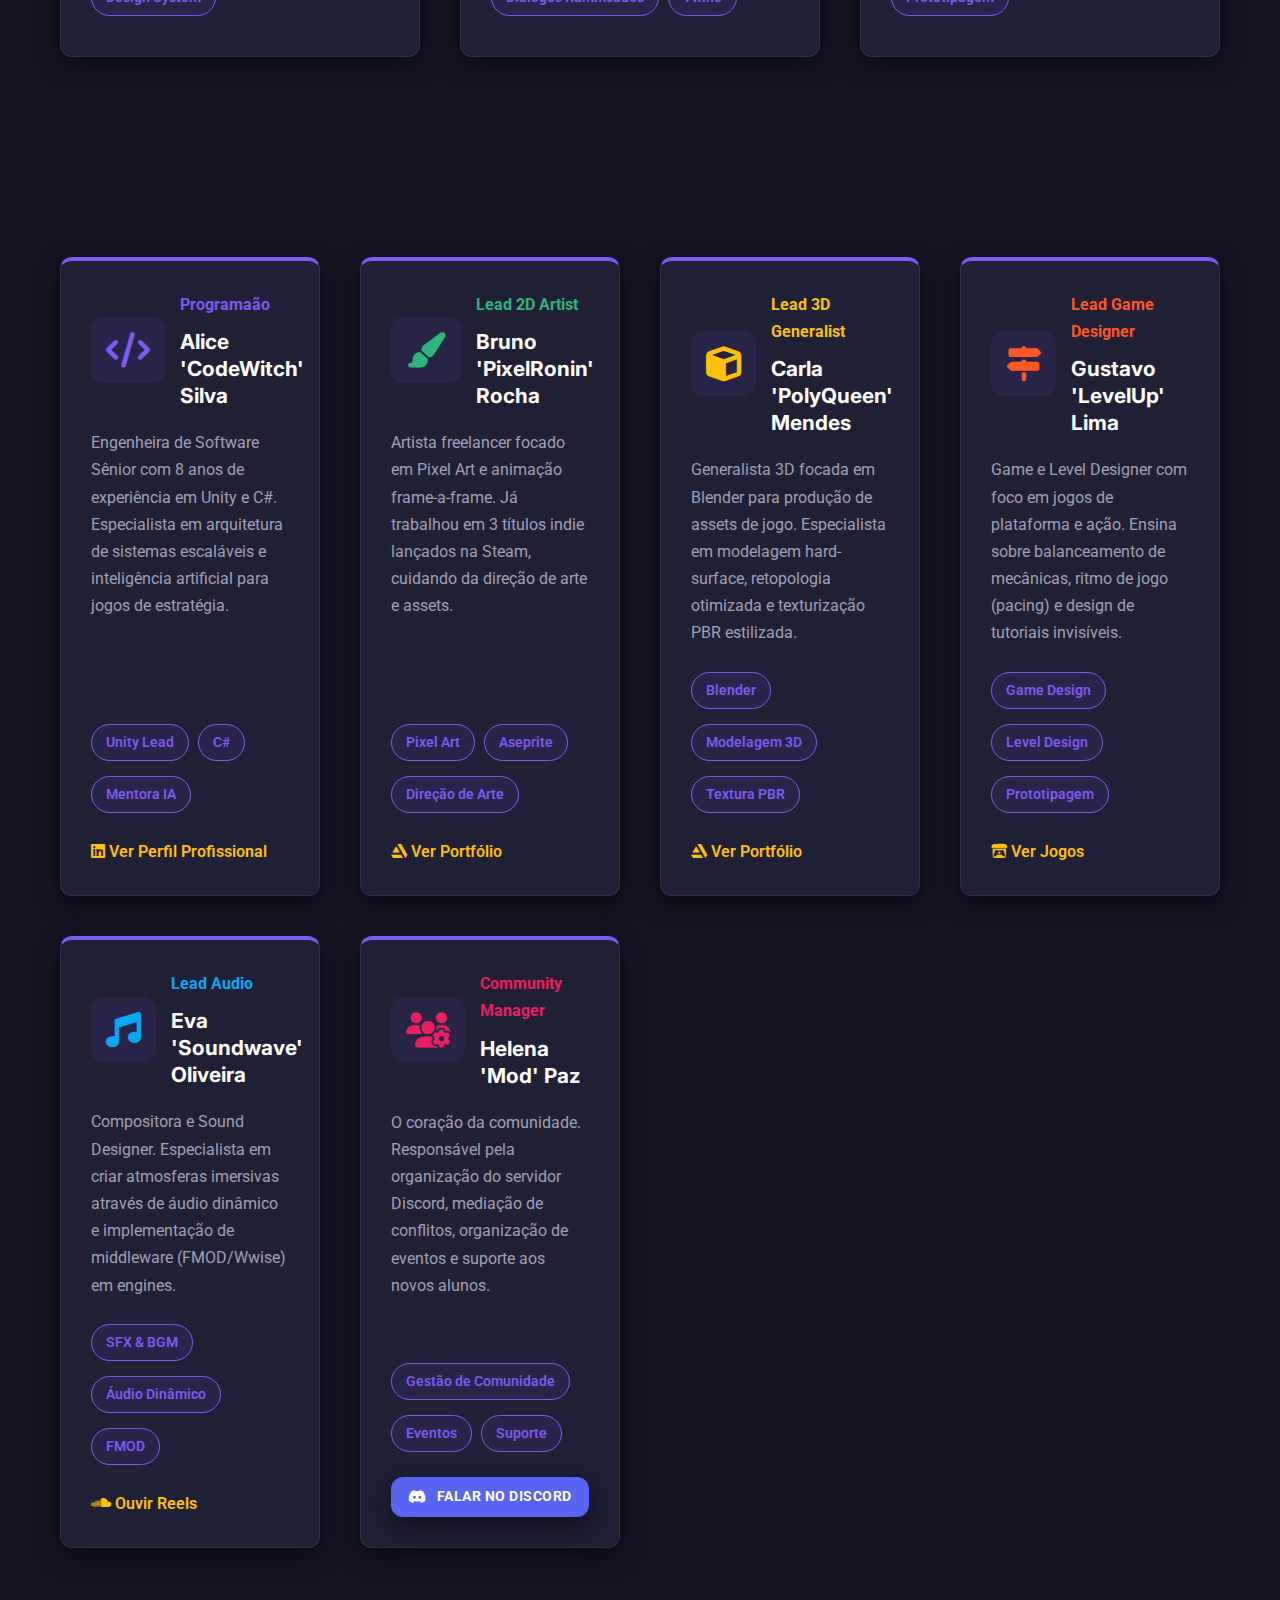
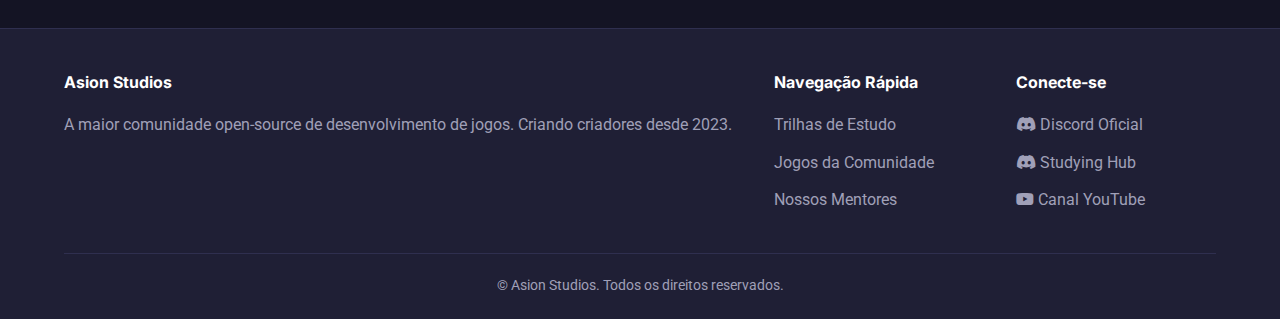
<file: backup.html>
<!DOCTYPE html>
<html lang="pt-BR">

<head>
    <meta charset="UTF-8">
    <meta name="viewport" content="width=device-width, initial-scale=1.0">
    <title>Asion Studios | Backup</title>
    <link rel="stylesheet" href="style.css">
    <link rel="icon" href="assets/images/icone.png" type="image/x-icon">
    <link href="https://fonts.googleapis.com/css2?family=Inter:wght@700;900&family=Roboto:wght@400;500;700&display=swap"
        rel="stylesheet">
    <link rel="stylesheet" href="https://cdnjs.cloudflare.com/ajax/libs/font-awesome/6.4.0/css/all.min.css">
</head>

<body>

    <header class="gh-header">
        <div class="gh-header-container">
            <a href="#" class="gh-logo gh-logo--mobile"><i class="fas fa-gamepad"></i> Asion Studios</a>
            <button class="gh-nav__toggle" aria-label="Abrir menu"><i class="fas fa-bars"></i></button>
            <a href="index.html" class="gh-logo gh-logo--desktop">Asion Studios</a>
            <nav class="gh-nav gh-nav--desktop">
                <ul class="gh-nav__list">
                    <li><a href="index">Início</a></li>
                    <li><a href="aprendizado" class="gh-nav__active-link">Trilhas de Aprendizado</a></li>
                    <li><a href="jogos">Vitrine de Jogos</a></li>
                    <li><a href="equipe">Mentores & Comunidade</a></li>
                    <li><a href="sobre">Sobre Nós</a></li>
                </ul>
            </nav>
        </div>
    </header>

    <aside class="gh-sidebar" id="gh-sidebar">
        <div class="gh-sidebar__header">
            <a href="index.html" class="gh-logo gh-logo--mobile"><i class="fas fa-gamepad"></i> Asion Studios</a>
            <button class="gh-sidebar__close" aria-label="Fechar menu"><i class="fas fa-times"></i></button>
        </div>
        <ul class="gh-sidebar__list">
            <li><a href="index.html" class="gh-sidebar__link"><i class="fas fa-home"></i> Início</a></li>
            <li><a href="aprendizado.html" class="gh-sidebar__link"><i class="fas fa-graduation-cap"></i> Aprendizado</a>
            </li>
            <li><a href="jogos.html" class="gh-sidebar__link"><i class="fas fa-gamepad"></i> Jogos</a></li>
            <li><a href="equipe.html" class="gh-sidebar__link gh-nav__active-link"><i class="fas fa-users"></i>
                    Comunidade</a></li>
            <li><a href="sobre.html" class="gh-sidebar__link"><i class="fas fa-info-circle"></i> Sobre</a></li>
            <li class="gh-sidebar__cta">
                <a href="#" target="_blank" class="gh-button gh-button--discord gh-button--full"><i
                        class="fab fa-discord"></i> Servidor Discord</a>
                <a href="#" target="_blank" class="gh-button gh-button--youtube gh-button--full"
                    style="margin-top: 10px;"><i class="fab fa-youtube"></i> Canal YouTube</a>
            </li>
        </ul>
    </aside>
    <div class="gh-overlay" id="gh-overlay"></div>

    <main class="gh-main-content">

        <section class="gh-section gh-section--light">
            <h1 class="gh-heading">Backup da Website</h1>
            <p>Esta página não está visível para todos, somente para os Admins do Studio..</p>
        </section>

        <section class="gh-section">
            <div class="gh-card-grid gh-card-grid--3-cols" id="game-list">

                <article class="gh-game-card" data-tags="rpg acao 3d" id="neon">
                    <div class="gh-game-card__media" style="background-image: url('https://placehold.co/400x250/301040/FFFFFF/png?text=Neon+Protocol');"></div>
                    <div class="gh-game-card__body">
                        <div class="gh-tags"><span class="gh-tag">Ação RPG</span><span class="gh-tag">Unreal 5</span></div>
                        <h3 class="gh-game-card__title">Neon Protocol</h3>
                        <p class="gh-game-card__description">Um Hack 'n' Slash cyberpunk frenético. Destaque para o sistema de combos fluidos e a iluminação volumétrica criada na Unreal Engine 5.</p>
                        <div class="gh-game-card__footer">
                            <a href="#" class="gh-button gh-button--primary gh-button--small gh-button--full"><i class="fas fa-download"></i> Jogar na Steam</a>
                        </div>
                    </div>
                </article>

                <article class="gh-game-card" data-tags="plataforma pixel" id="cyberleap">
                    <div class="gh-game-card__media" style="background-image: url('https://placehold.co/400x250/104020/FFFFFF/png?text=Cyber+Leap');"></div>
                    <div class="gh-game-card__body">
                        <div class="gh-tags"><span class="gh-tag">Plataforma</span><span class="gh-tag">Pixel Art</span></div>
                        <h3 class="gh-game-card__title">Cyber Leap</h3>
                        <p class="gh-game-card__description">Plataforma de precisão "hardcore". O foco está nas mecânicas de movimentação avançada (dash, wall-jump) e no level design desafiador.</p>
                        <div class="gh-game-card__footer">
                            <a href="#" class="gh-button gh-button--primary gh-button--small gh-button--full"><i class="fab fa-itch-io"></i> Jogar no Itch.io</a>
                        </div>
                    </div>
                </article>

                <article class="gh-game-card" data-tags="multiplayer acao" id="servershutdown">
                    <div class="gh-game-card__media" style="background-image: url('https://placehold.co/400x250/401010/FFFFFF/png?text=Server+Shutdown');"></div>
                    <div class="gh-game-card__body">
                        <div class="gh-tags"><span class="gh-tag">FPS Arena</span><span class="gh-tag">Multiplayer</span></div>
                        <h3 class="gh-game-card__title">Server Shutdown</h3>
                        <p class="gh-game-card__description">FPS competitivo 3v3. Projeto focado em networking (netcode), replicação de movimento e balanceamento de armas.</p>
                        <div class="gh-game-card__footer">
                            <a href="#" class="gh-button gh-button--primary gh-button--small gh-button--full"><i class="fas fa-download"></i> Baixar Launcher</a>
                        </div>
                    </div>
                </article>
                
                <article class="gh-game-card" data-tags="terror puzzle" id="silentcrypt">
                    <div class="gh-game-card__media" style="background-image: url('https://placehold.co/400x250/050505/FFFFFF/png?text=Silent+Crypt');"></div>
                    <div class="gh-game-card__body">
                        <div class="gh-tags"><span class="gh-tag">Terror Psicológico</span><span class="gh-tag">Unity HDRP</span></div>
                        <h3 class="gh-game-card__title">Silent Crypt</h3>
                        <p class="gh-game-card__description">Uma experiência de terror focada em atmosfera e sound design imersivo. Uso extensivo de áudio 3D e iluminação dinâmica para criar tensão.</p>
                        <div class="gh-game-card__footer">
                            <a href="#" class="gh-button gh-button--primary gh-button--small gh-button--full"><i class="fab fa-itch-io"></i> Jogar Demo</a>
                        </div>
                    </div>
                </article>

                <article class="gh-game-card" data-tags="rpg pixel dev" id="bardstale">
                    <div class="gh-game-card__media" style="background-image: url('https://placehold.co/400x250/403010/FFFFFF/png?text=Bards+Tale');"></div>
                    <div class="gh-game-card__body">
                        <div class="gh-tags"><span class="gh-tag" style="color: var(--color-secondary); border-color: var(--color-secondary);">Em Desenvolvimento</span><span class="gh-tag">JRPG</span></div>
                        <h3 class="gh-game-card__title">A Lenda do Bardo</h3>
                        <p class="gh-game-card__description">Um JRPG clássico por turnos com foco pesado em narrativa ramificada e pixel art artesanal. Atualmente em fase de balanceamento de combate.</p>
                        <div class="gh-game-card__footer">
                            <a href="#" class="gh-button gh-button--secondary gh-button--small gh-button--full"><i class="fas fa-clipboard-list"></i> Ver Devlog</a>
                        </div>
                    </div>
                </article>

                <article class="gh-game-card" data-tags="acao dev 3d" id="projecttitan">
                    <div class="gh-game-card__media" style="background-image: url('https://placehold.co/400x250/102040/FFFFFF/png?text=Project+Titan');"></div>
                    <div class="gh-game-card__body">
                        <div class="gh-tags"><span class="gh-tag" style="color: var(--color-secondary); border-color: var(--color-secondary);">Protótipo</span><span class="gh-tag">Ação Mech</span></div>
                        <h3 class="gh-game-card__title">Project Titan (Alpha)</h3>
                        <p class="gh-game-card__description">Protótipo de combate de robôs gigantes focado em física e destruição procedural de cenários. Testando novas mecânicas de locomoção.</p>
                        <div class="gh-game-card__footer">
                            <a href="#" class="gh-button gh-button--secondary gh-button--small gh-button--full"><i class="fas fa-bug"></i> Participar do Teste</a>
                        </div>
                    </div>
                </article>

            </div>
            <div class="gh-center-content" style="margin-top: 60px;">
                <p style="color: var(--color-text-muted); margin-bottom: 20px;">Isso é apenas uma amostra do que está Por Vir!</p>
                <a href="https://discord.com/channels/1443773820145238119/1443789264948301844" class="gh-button gh-button--primary gh-button--large">
                    <i class="fas fa-archive"></i> Acessar Arquivo Completo no Discord
                </a>
            </div>
        </section>





<section class="gh-section" style="padding-top: 40px;">
            <div class="gh-card-grid gh-card-grid--3-cols">
                
                <div class="gh-topic-card">
                    <div class="gh-topic-card__header">
                        <i class="fas fa-code gh-topic-card__icon"></i>
                        <div>
                            <span class="gh-topic-card__role">Pilar de Engenharia</span>
                            <h3 class="gh-topic-card__title">Scripting & Lógica</h3>
                        </div>
                    </div>
                    <p>O cérebro do seu jogo. Aprenda a dar vida às suas ideias, controlando personagens, físicas e sistemas complexos através de código limpo e eficiente.</p>
                    <div><span class="gh-tag">C# Unity</span> <span class="gh-tag">C++ Unreal</span> <span class="gh-tag">Algoritmos</span></div>
                </div>

                <div class="gh-topic-card">
                    <div class="gh-topic-card__header">
                        <i class="fas fa-cube gh-topic-card__icon"></i>
                        <div>
                            <span class="gh-topic-card__role">Pilar Visual</span>
                            <h3 class="gh-topic-card__title">Modelagem 3D</h3>
                        </div>
                    </div>
                    <p>Esculpa mundos e personagens. Do low-poly estilizado ao fotorrealismo, domine a criação de assets digitais prontos para engines.</p>
                    <div><span class="gh-tag">Blender</span> <span class="gh-tag">ZBrush</span> <span class="gh-tag">Texturização PBR</span></div>
                </div>

                <div class="gh-topic-card">
                    <div class="gh-topic-card__header">
                        <i class="fas fa-running gh-topic-card__icon"></i>
                        <div>
                            <span class="gh-topic-card__role">Pilar Visual</span>
                            <h3 class="gh-topic-card__title">Animação & Rigging</h3>
                        </div>
                    </div>
                    <p>Dê alma aos seus modelos. Aprenda os 12 princípios da animação para criar movimentos fluidos, expressivos e mecânicas de combate impactantes.</p>
                    <div><span class="gh-tag">Rigging</span> <span class="gh-tag">Keyframes</span> <span class="gh-tag">Cinemática</span></div>
                </div>
                
                <div class="gh-topic-card">
                    <div class="gh-topic-card__header">
                        <i class="fas fa-th gh-topic-card__icon"></i>
                        <div>
                            <span class="gh-topic-card__role">Especialização 2D</span>
                            <h3 class="gh-topic-card__title">Pixel Art & Sprites</h3>
                        </div>
                    </div>
                    <p>A arte atemporal dos jogos retrô. Domine a criação de spritesheets, tilesets e paletas de cores limitadas para um visual indie autêntico.</p>
                    <div><span class="gh-tag">Aseprite</span> <span class="gh-tag">Animação 2D</span> <span class="gh-tag">Tilemaps</span></div>
                </div>
                
                <div class="gh-topic-card">
                    <div class="gh-topic-card__header">
                        <i class="fas fa-wand-magic-sparkles gh-topic-card__icon"></i>
                        <div>
                            <span class="gh-topic-card__role">Ponte Arte-Engenharia</span>
                            <h3 class="gh-topic-card__title">VFX & Technical Art</h3>
                        </div>
                    </div>
                    <p>Onde a arte encontra a matemática. Crie efeitos visuais deslumbrantes, partículas, shaders complexos e otimize o desempenho gráfico do jogo.</p>
                    <div><span class="gh-tag">Shader Graph</span> <span class="gh-tag">Partículas (VFX)</span> <span class="gh-tag">Otimização</span></div>
                </div>
                
                <div class="gh-topic-card">
                    <div class="gh-topic-card__header">
                        <i class="fas fa-headphones-simple gh-topic-card__icon"></i>
                        <div>
                            <span class="gh-topic-card__role">Pilar de Imersão</span>
                            <h3 class="gh-topic-card__title">Sound Design (SFX & BGM)</h3>
                        </div>
                    </div>
                    <p>A metade invisível da experiência. Componha trilhas sonoras emocionantes e desenhe efeitos sonoros (SFX) que dão peso e feedback às ações do jogador.</p>
                    <div><span class="gh-tag">FMOD/Wwise</span> <span class="gh-tag">Composição</span> <span class="gh-tag">Foley</span></div>
                </div>
                
                <div class="gh-topic-card">
                    <div class="gh-topic-card__header">
                        <i class="fas fa-layer-group gh-topic-card__icon"></i>
                        <div>
                            <span class="gh-topic-card__role">Pilar de Interface</span>
                            <h3 class="gh-topic-card__title">UI/UX Design</h3>
                        </div>
                    </div>
                    <p>A comunicação entre o jogador e o jogo. Projete HUDs, menus e interfaces que sejam intuitivos, acessíveis e visualmente coesos com a direção de arte.</p>
                    <div><span class="gh-tag">Figma</span> <span class="gh-tag">Usabilidade</span> <span class="gh-tag">Design System</span></div>
                </div>

                <div class="gh-topic-card">
                    <div class="gh-topic-card__header">
                        <i class="fas fa-book-open gh-topic-card__icon"></i>
                        <div>
                            <span class="gh-topic-card__role">Pilar de Design</span>
                            <h3 class="gh-topic-card__title">Narrativa & Roteiro</h3>
                        </div>
                    </div>
                    <p>Histórias que só podem ser contadas jogando. Aprenda a escrever diálogos, criar 'lores' profundos e estruturar narrativas não-lineares e interativas.</p>
                    <div><span class="gh-tag">Worldbuilding</span> <span class="gh-tag">Diálogos Ramificados</span> <span class="gh-tag">Twine</span></div>
                </div>
                
                <div class="gh-topic-card">
                    <div class="gh-topic-card__header">
                        <i class="fas fa-map gh-topic-card__icon"></i>
                        <div>
                            <span class="gh-topic-card__role">Pilar Central</span>
                            <h3 class="gh-topic-card__title">Game & Level Design</h3>
                        </div>
                    </div>
                    <p>O arquiteto da diversão. Defina as regras, mecânicas e balanceamento do jogo, e construa fases que ensinam, desafiam e recompensam o jogador.</p>
                    <div><span class="gh-tag">Mecânicas</span> <span class="gh-tag">Pacing</span> <span class="gh-tag">Prototipagem</span></div>
                </div>

            </div>
            
        </section>





        <section class="gh-section">
            <div class="gh-card-grid gh-card-grid--4-cols">
                
                <article class="gh-topic-card">
                    <div class="gh-topic-card__header">
                        <i class="fas fa-code gh-topic-card__icon"></i>
                        <div>
                            <span class="gh-topic-card__role" style="color: var(--color-primary);">Programaão</span>
                            <h3 class="gh-topic-card__title">Alice 'CodeWitch' Silva</h3>
                        </div>
                    </div>
                    <p>Engenheira de Software Sênior com 8 anos de experiência em Unity e C#. Especialista em arquitetura de sistemas escaláveis e inteligência artificial para jogos de estratégia.</p>
                    <div><span class="gh-tag">Unity Lead</span> <span class="gh-tag">C#</span> <span class="gh-tag">Mentora IA</span></div>
                    <a href="#" class="gh-link-more" style="color: var(--color-accent); margin-top: 15px; display: block;"><i class="fab fa-linkedin"></i> Ver Perfil Profissional</a>
                </article>

                <article class="gh-topic-card">
                    <div class="gh-topic-card__header">
                        <i class="fas fa-paint-brush gh-topic-card__icon" style="color: var(--color-secondary);"></i>
                        <div>
                            <span class="gh-topic-card__role" style="color: var(--color-secondary);">Lead 2D Artist</span>
                            <h3 class="gh-topic-card__title">Bruno 'PixelRonin' Rocha</h3>
                        </div>
                    </div>
                    <p>Artista freelancer focado em Pixel Art e animação frame-a-frame. Já trabalhou em 3 títulos indie lançados na Steam, cuidando da direção de arte e assets.</p>
                    <div><span class="gh-tag">Pixel Art</span> <span class="gh-tag">Aseprite</span> <span class="gh-tag">Direção de Arte</span></div>
                    <a href="#" class="gh-link-more" style="color: var(--color-accent); margin-top: 15px; display: block;"><i class="fab fa-artstation"></i> Ver Portfólio</a>
                </article>

                <article class="gh-topic-card">
                    <div class="gh-topic-card__header">
                        <i class="fas fa-cube gh-topic-card__icon" style="color: var(--color-accent);"></i>
                        <div>
                            <span class="gh-topic-card__role" style="color: var(--color-accent);">Lead 3D Generalist</span>
                            <h3 class="gh-topic-card__title">Carla 'PolyQueen' Mendes</h3>
                        </div>
                    </div>
                    <p>Generalista 3D focada em Blender para produção de assets de jogo. Especialista em modelagem hard-surface, retopologia otimizada e texturização PBR estilizada.</p>
                    <div><span class="gh-tag">Blender</span> <span class="gh-tag">Modelagem 3D</span> <span class="gh-tag">Textura PBR</span></div>
                    <a href="#" class="gh-link-more" style="color: var(--color-accent); margin-top: 15px; display: block;"><i class="fab fa-artstation"></i> Ver Portfólio</a>
                </article>

                <article class="gh-topic-card">
                    <div class="gh-topic-card__header">
                        <i class="fas fa-map-signs gh-topic-card__icon" style="color: #FF5722;"></i>
                        <div>
                            <span class="gh-topic-card__role" style="color: #FF5722;">Lead Game Designer</span>
                            <h3 class="gh-topic-card__title">Gustavo 'LevelUp' Lima</h3>
                        </div>
                    </div>
                    <p>Game e Level Designer com foco em jogos de plataforma e ação. Ensina sobre balanceamento de mecânicas, ritmo de jogo (pacing) e design de tutoriais invisíveis.</p>
                    <div><span class="gh-tag">Game Design</span> <span class="gh-tag">Level Design</span> <span class="gh-tag">Prototipagem</span></div>
                    <a href="#" class="gh-link-more" style="color: var(--color-accent); margin-top: 15px; display: block;"><i class="fab fa-itch-io"></i> Ver Jogos</a>
                </article>

                 <article class="gh-topic-card">
                    <div class="gh-topic-card__header">
                        <i class="fas fa-music gh-topic-card__icon" style="color: #03A9F4;"></i>
                        <div>
                            <span class="gh-topic-card__role" style="color: #03A9F4;">Lead Audio</span>
                            <h3 class="gh-topic-card__title">Eva 'Soundwave' Oliveira</h3>
                        </div>
                    </div>
                    <p>Compositora e Sound Designer. Especialista em criar atmosferas imersivas através de áudio dinâmico e implementação de middleware (FMOD/Wwise) em engines.</p>
                    <div><span class="gh-tag">SFX & BGM</span> <span class="gh-tag">Áudio Dinâmico</span> <span class="gh-tag">FMOD</span></div>
                    <a href="#" class="gh-link-more" style="color: var(--color-accent); margin-top: 15px; display: block;"><i class="fab fa-soundcloud"></i> Ouvir Reels</a>
                </article>

                <article class="gh-topic-card">
                    <div class="gh-topic-card__header">
                        <i class="fas fa-users-cog gh-topic-card__icon" style="color: #E91E63;"></i>
                        <div>
                            <span class="gh-topic-card__role" style="color: #E91E63;">Community Manager</span>
                            <h3 class="gh-topic-card__title">Helena 'Mod' Paz</h3>
                        </div>
                    </div>
                    <p>O coração da comunidade. Responsável pela organização do servidor Discord, mediação de conflitos, organização de eventos e suporte aos novos alunos.</p>
                    <div><span class="gh-tag">Gestão de Comunidade</span> <span class="gh-tag">Eventos</span> <span class="gh-tag">Suporte</span></div>
                    <a href="#" class="gh-button gh-button--small gh-button--discord" style="margin-top: 15px; width: 100%;"><i class="fab fa-discord"></i> Falar no Discord</a>
                </article>

            </div>
        </section>

    </main>

    <footer class="gh-footer">
        <div class="gh-footer__content">
            <div class="gh-footer__col">
                <h4>Asion Studios</h4>
                <p>A maior comunidade open-source de desenvolvimento de jogos. Criando criadores desde 2023.</p>
            </div>
            <div class="gh-footer__col">
                <h4>Navegação Rápida</h4>
                <ul>
                    <li><a href="aprendizado.html">Trilhas de Estudo</a></li>
                    <li><a href="jogos.html">Jogos da Comunidade</a></li>
                    <li><a href="equipe.html">Nossos Mentores</a></li>
                </ul>
            </div>
            <div class="gh-footer__col">
                <h4>Conecte-se</h4>
                <ul>
                    <li><a href="https://discord.gg/ygGvbeaqAS" target="_blank"><i class="fab fa-discord"></i> Discord Oficial</a></li>
                    <li><a href="https://discord.gg/vEhfcvPvU2" target="_blank"><i class="fab fa-discord"></i> Studying Hub</a></li>
                    <li><a href="#" target="_blank"><i class="fab fa-youtube"></i> Canal YouTube</a></li>
                </ul>
            </div>
        </div>
        <div class="gh-footer__bottom">
            <p>&copy; <span id="year"></span> Asion Studios. Todos os direitos reservados.
        </div>
    </footer>

    <script src="script.js"></script>
</body>

</html>
</file>
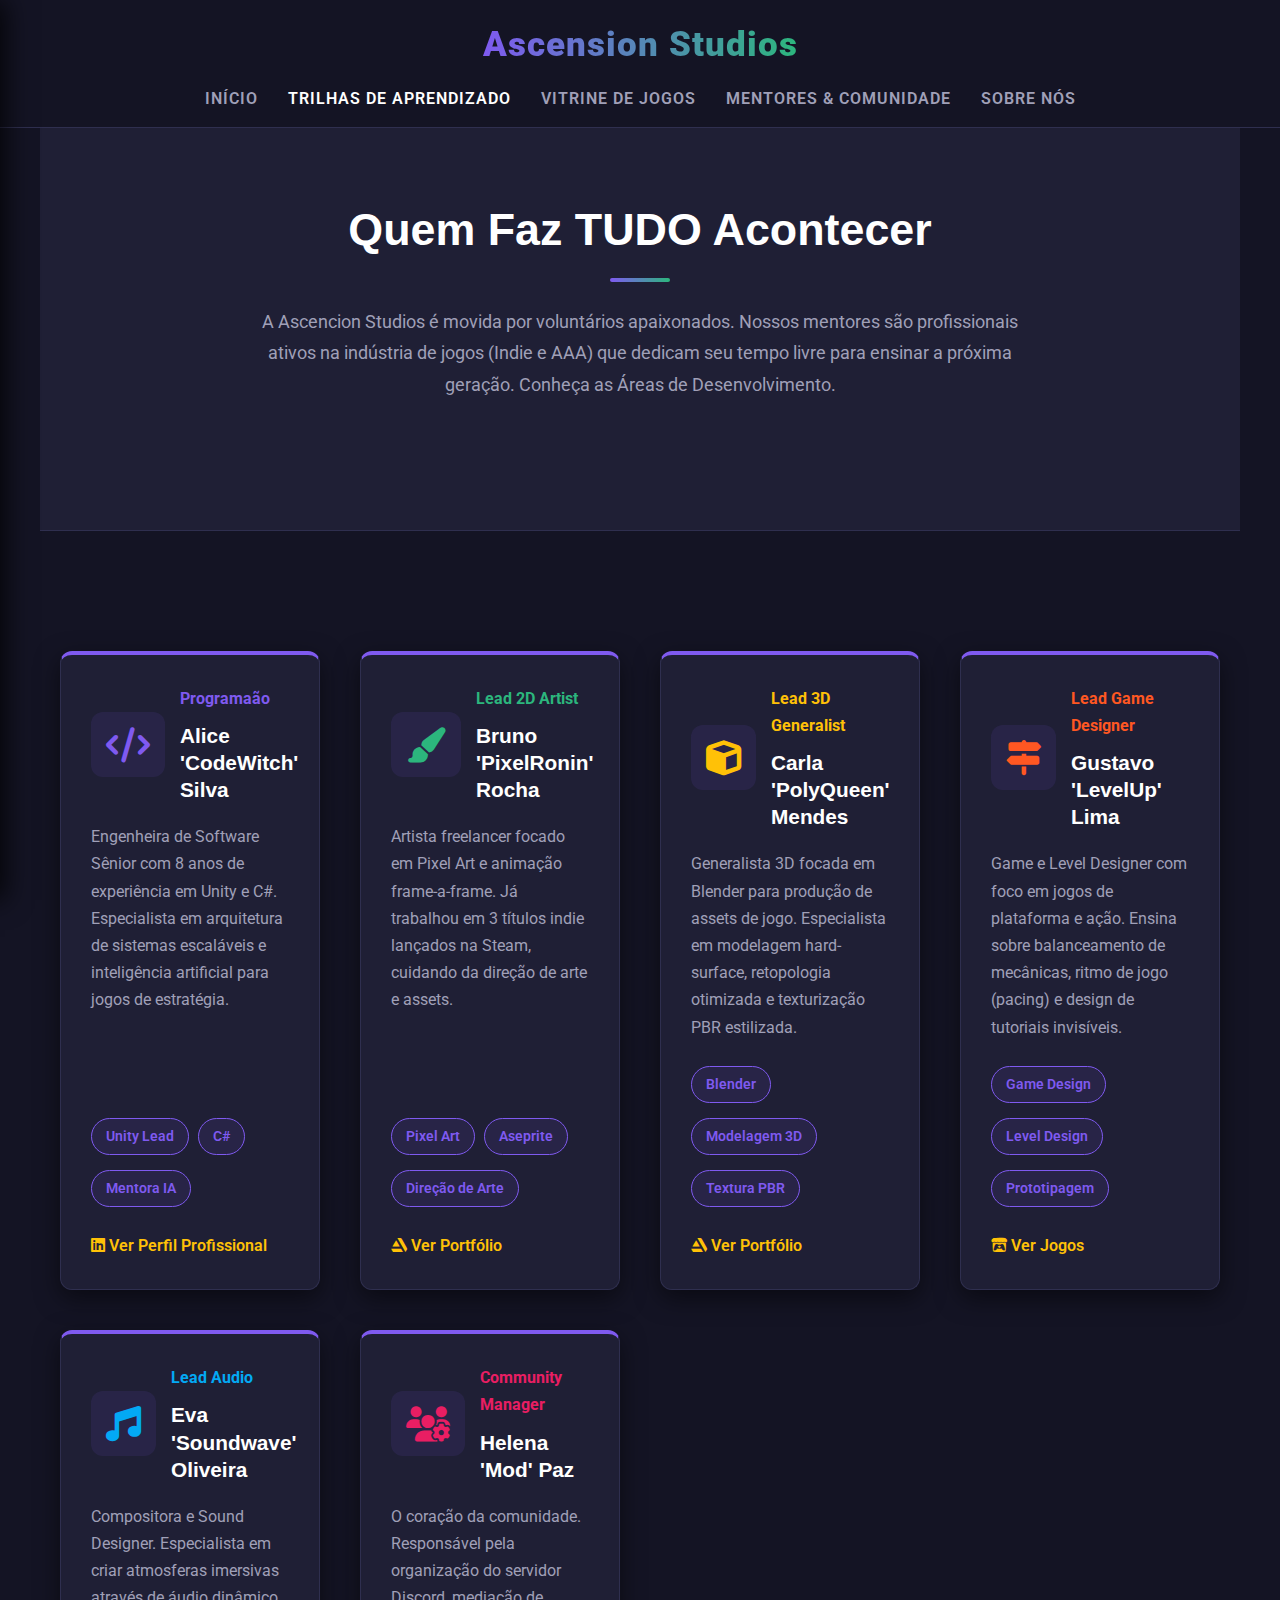
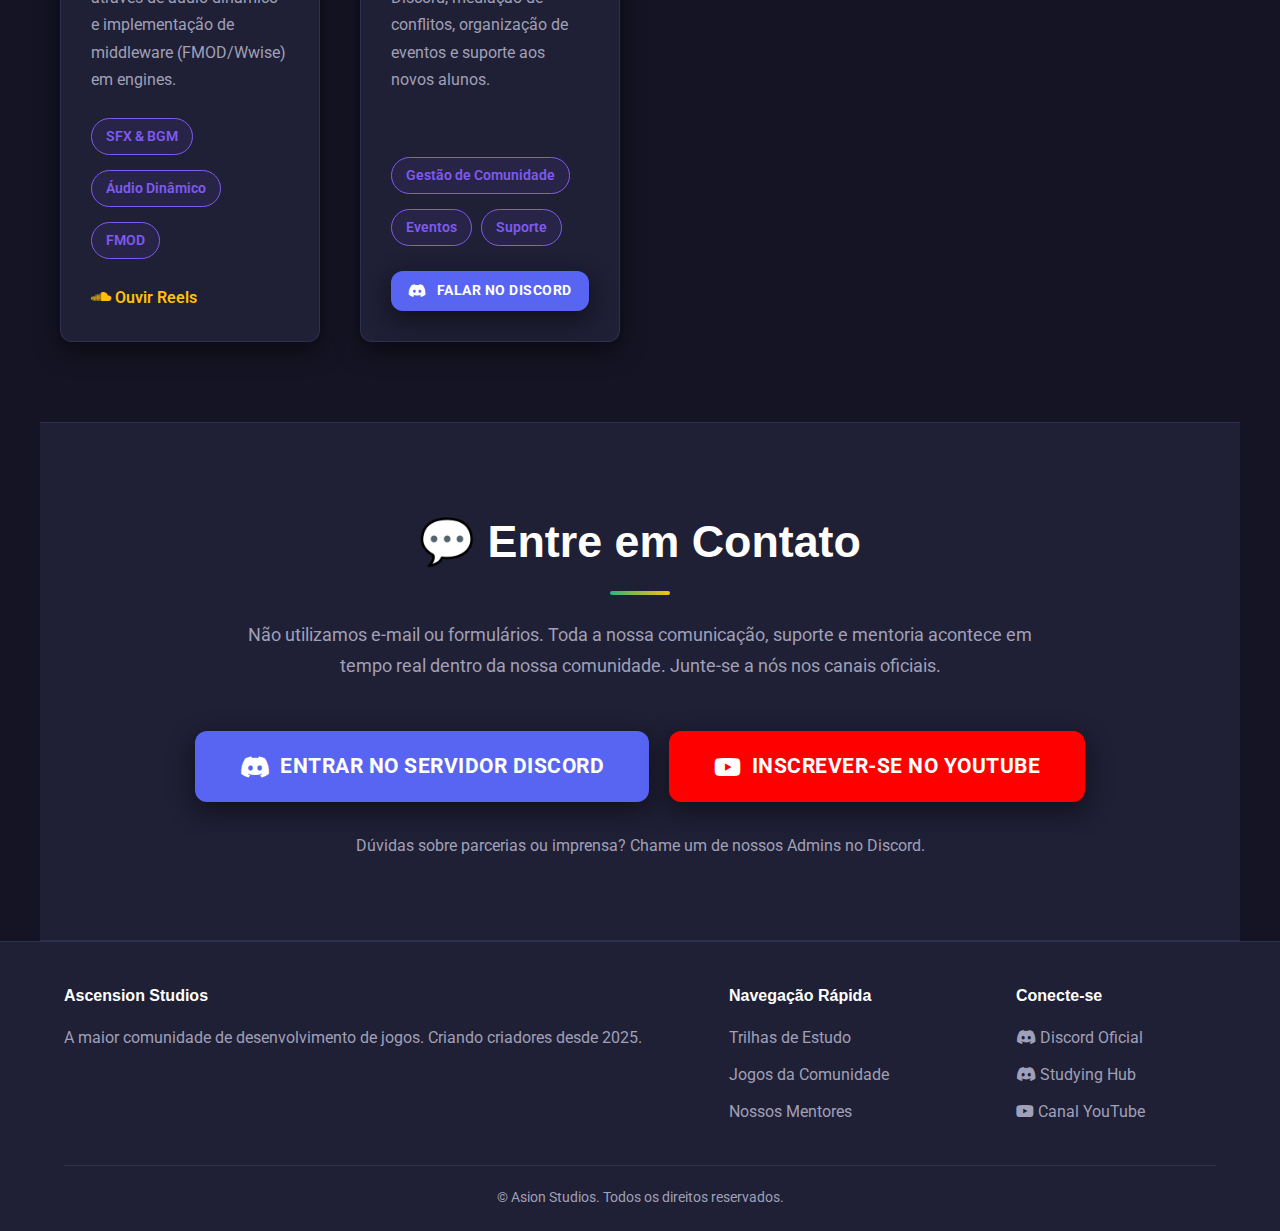
<file: equipe.html>
<!DOCTYPE html>
<html lang="pt-BR">
<head>
    <meta charset="UTF-8">
    <meta name="viewport" content="width=device-width, initial-scale=1.0">
    <title>Ascencion Studios | Equipe</title>
    <link rel="stylesheet" href="style.css">
    <link rel="icon" href="assets/images/icone.png" type="image/x-icon">
    <link href="https://fonts.googleapis.com/css2?
    family=Inter:wght@700;900&family=Roboto:wght@400;500;700&display=swap" rel="stylesheet">
    <link rel="stylesheet" href="https://cdnjs.cloudflare.com/ajax/libs/font-awesome/6.4.0/css/all.min.css">
</head>
<body>
    
    <header class="gh-header">
        <div class="gh-header-container">
            <a href="#" class="gh-logo gh-logo--mobile"><i class="fas fa-gamepad"></i> Ascension Studios</a>
            <button class="gh-nav__toggle" aria-label="Abrir menu"><i class="fas fa-bars"></i></button>
            <a href="index.html" class="gh-logo gh-logo--desktop">Ascension Studios</a>
            <nav class="gh-nav gh-nav--desktop">
                <ul class="gh-nav__list">
                    <li><a href="index">Início</a></li>
                    <li><a href="aprendizado" class="gh-nav__active-link">Trilhas de Aprendizado</a></li>
                    <li><a href="jogos">Vitrine de Jogos</a></li>
                    <li><a href="equipe">Mentores & Comunidade</a></li>
                    <li><a href="sobre">Sobre Nós</a></li>
                </ul>
            </nav>
        </div>
    </header>

    <aside class="gh-sidebar" id="gh-sidebar">
        <div class="gh-sidebar__header">
            <a href="index.html" class="gh-logo gh-logo--mobile"><i class="fas fa-gamepad"></i> Ascencion Studios</a>
            <button class="gh-sidebar__close" aria-label="Fechar menu"><i class="fas fa-times"></i></button>
        </div>
        <ul class="gh-sidebar__list">
            <li><a href="index.html" class="gh-sidebar__link"><i class="fas fa-home"></i> Início</a></li>
            <li><a href="aprendizado.html" class="gh-sidebar__link"><i class="fas fa-graduation-cap"></i> Aprendizado</a></li>
            <li><a href="jogos.html" class="gh-sidebar__link"><i class="fas fa-gamepad"></i> Jogos</a></li>
            <li><a href="equipe.html" class="gh-sidebar__link gh-nav__active-link"><i class="fas fa-users"></i> Comunidade</a></li>
            <li><a href="sobre.html" class="gh-sidebar__link"><i class="fas fa-info-circle"></i> Sobre</a></li>
            <li class="gh-sidebar__cta">
                <a href="#" target="_blank" class="gh-button gh-button--discord gh-button--full"><i class="fab fa-discord"></i> Servidor Discord</a>
                <a href="#" target="_blank" class="gh-button gh-button--youtube gh-button--full" style="margin-top: 10px;"><i class="fab fa-youtube"></i> Canal YouTube</a>
            </li>
        </ul>
    </aside>
    <div class="gh-overlay" id="gh-overlay"></div>

    <main class="gh-main-content">
        
        <section class="gh-section gh-section--light">
            <h1 class="gh-heading">Quem Faz TUDO Acontecer</h1>
            <p class="gh-section__intro">A Ascencion Studios é movida por voluntários apaixonados. Nossos mentores são profissionais ativos na indústria de jogos (Indie e AAA) que dedicam seu tempo livre para ensinar a próxima geração. Conheça as Áreas de Desenvolvimento.</p>
        </section>
        
        <section class="gh-section">
            <div class="gh-card-grid gh-card-grid--4-cols">
                
                <article class="gh-topic-card">
                    <div class="gh-topic-card__header">
                        <i class="fas fa-code gh-topic-card__icon"></i>
                        <div>
                            <span class="gh-topic-card__role" style="color: var(--color-primary);">Programaão</span>
                            <h3 class="gh-topic-card__title">Alice 'CodeWitch' Silva</h3>
                        </div>
                    </div>
                    <p>Engenheira de Software Sênior com 8 anos de experiência em Unity e C#. Especialista em arquitetura de sistemas escaláveis e inteligência artificial para jogos de estratégia.</p>
                    <div><span class="gh-tag">Unity Lead</span> <span class="gh-tag">C#</span> <span class="gh-tag">Mentora IA</span></div>
                    <a href="#" class="gh-link-more" style="color: var(--color-accent); margin-top: 15px; display: block;"><i class="fab fa-linkedin"></i> Ver Perfil Profissional</a>
                </article>

                <article class="gh-topic-card">
                    <div class="gh-topic-card__header">
                        <i class="fas fa-paint-brush gh-topic-card__icon" style="color: var(--color-secondary);"></i>
                        <div>
                            <span class="gh-topic-card__role" style="color: var(--color-secondary);">Lead 2D Artist</span>
                            <h3 class="gh-topic-card__title">Bruno 'PixelRonin' Rocha</h3>
                        </div>
                    </div>
                    <p>Artista freelancer focado em Pixel Art e animação frame-a-frame. Já trabalhou em 3 títulos indie lançados na Steam, cuidando da direção de arte e assets.</p>
                    <div><span class="gh-tag">Pixel Art</span> <span class="gh-tag">Aseprite</span> <span class="gh-tag">Direção de Arte</span></div>
                    <a href="#" class="gh-link-more" style="color: var(--color-accent); margin-top: 15px; display: block;"><i class="fab fa-artstation"></i> Ver Portfólio</a>
                </article>

                <article class="gh-topic-card">
                    <div class="gh-topic-card__header">
                        <i class="fas fa-cube gh-topic-card__icon" style="color: var(--color-accent);"></i>
                        <div>
                            <span class="gh-topic-card__role" style="color: var(--color-accent);">Lead 3D Generalist</span>
                            <h3 class="gh-topic-card__title">Carla 'PolyQueen' Mendes</h3>
                        </div>
                    </div>
                    <p>Generalista 3D focada em Blender para produção de assets de jogo. Especialista em modelagem hard-surface, retopologia otimizada e texturização PBR estilizada.</p>
                    <div><span class="gh-tag">Blender</span> <span class="gh-tag">Modelagem 3D</span> <span class="gh-tag">Textura PBR</span></div>
                    <a href="#" class="gh-link-more" style="color: var(--color-accent); margin-top: 15px; display: block;"><i class="fab fa-artstation"></i> Ver Portfólio</a>
                </article>

                <article class="gh-topic-card">
                    <div class="gh-topic-card__header">
                        <i class="fas fa-map-signs gh-topic-card__icon" style="color: #FF5722;"></i>
                        <div>
                            <span class="gh-topic-card__role" style="color: #FF5722;">Lead Game Designer</span>
                            <h3 class="gh-topic-card__title">Gustavo 'LevelUp' Lima</h3>
                        </div>
                    </div>
                    <p>Game e Level Designer com foco em jogos de plataforma e ação. Ensina sobre balanceamento de mecânicas, ritmo de jogo (pacing) e design de tutoriais invisíveis.</p>
                    <div><span class="gh-tag">Game Design</span> <span class="gh-tag">Level Design</span> <span class="gh-tag">Prototipagem</span></div>
                    <a href="#" class="gh-link-more" style="color: var(--color-accent); margin-top: 15px; display: block;"><i class="fab fa-itch-io"></i> Ver Jogos</a>
                </article>

                 <article class="gh-topic-card">
                    <div class="gh-topic-card__header">
                        <i class="fas fa-music gh-topic-card__icon" style="color: #03A9F4;"></i>
                        <div>
                            <span class="gh-topic-card__role" style="color: #03A9F4;">Lead Audio</span>
                            <h3 class="gh-topic-card__title">Eva 'Soundwave' Oliveira</h3>
                        </div>
                    </div>
                    <p>Compositora e Sound Designer. Especialista em criar atmosferas imersivas através de áudio dinâmico e implementação de middleware (FMOD/Wwise) em engines.</p>
                    <div><span class="gh-tag">SFX & BGM</span> <span class="gh-tag">Áudio Dinâmico</span> <span class="gh-tag">FMOD</span></div>
                    <a href="#" class="gh-link-more" style="color: var(--color-accent); margin-top: 15px; display: block;"><i class="fab fa-soundcloud"></i> Ouvir Reels</a>
                </article>

                <article class="gh-topic-card">
                    <div class="gh-topic-card__header">
                        <i class="fas fa-users-cog gh-topic-card__icon" style="color: #E91E63;"></i>
                        <div>
                            <span class="gh-topic-card__role" style="color: #E91E63;">Community Manager</span>
                            <h3 class="gh-topic-card__title">Helena 'Mod' Paz</h3>
                        </div>
                    </div>
                    <p>O coração da comunidade. Responsável pela organização do servidor Discord, mediação de conflitos, organização de eventos e suporte aos novos alunos.</p>
                    <div><span class="gh-tag">Gestão de Comunidade</span> <span class="gh-tag">Eventos</span> <span class="gh-tag">Suporte</span></div>
                    <a href="#" class="gh-button gh-button--small gh-button--discord" style="margin-top: 15px; width: 100%;"><i class="fab fa-discord"></i> Falar no Discord</a>
                </article>

            </div>
        </section>

        <section class="gh-section gh-section--light">
            <h2 class="gh-heading gh-heading--secondary">💬 Entre em Contato</h2>
            <p class="gh-section__intro">Não utilizamos e-mail ou formulários. Toda a nossa comunicação, suporte e mentoria acontece em tempo real dentro da nossa comunidade. Junte-se a nós nos canais oficiais.</p>
            
            <div style="display: flex; gap: 20px; justify-content: center; flex-wrap: wrap; margin-top: 40px;">
                <a href="#" target="_blank" class="gh-button gh-button--discord gh-button--large">
                    <i class="fab fa-discord" style="font-size: 1.5rem;"></i> Entrar no Servidor Discord
                </a>
                <a href="#" target="_blank" class="gh-button gh-button--youtube gh-button--large">
                    <i class="fab fa-youtube" style="font-size: 1.5rem;"></i> Inscrever-se no YouTube
                </a>
            </div>
            <p style="margin-top: 30px; color: var(--color-text-muted);">Dúvidas sobre parcerias ou imprensa? Chame um de nossos Admins no Discord.</p>
        </section>

    </main>

    <footer class="gh-footer">
        <div class="gh-footer__content">
            <div class="gh-footer__col">
                <h4>Ascension Studios</h4>
                <p>A maior comunidade de desenvolvimento de jogos. Criando criadores desde 2025.</p>
            </div>
            <div class="gh-footer__col">
                <h4>Navegação Rápida</h4>
                <ul>
                    <li><a href="aprendizado">Trilhas de Estudo</a></li>
                    <li><a href="jogos">Jogos da Comunidade</a></li>
                    <li><a href="equipe">Nossos Mentores</a></li>
                </ul>
            </div>
            <div class="gh-footer__col">
                <h4>Conecte-se</h4>
                <ul>
                    <li><a href="https://discord.gg/ygGvbeaqAS" target="_blank"><i class="fab fa-discord"></i> Discord Oficial</a></li>
                    <li><a href="https://discord.gg/vEhfcvPvU2" target="_blank"><i class="fab fa-discord"></i> Studying Hub</a></li>
                    <li><a href="#" target="_blank"><i class="fab fa-youtube"></i> Canal YouTube</a></li>
                </ul>
            </div>
        </div>
        <div class="gh-footer__bottom">
            <p>&copy; <span id="year"></span> Asion Studios. Todos os direitos reservados.
        </div>
    </footer>

    <script src="script.js"></script>
</body>
</html>
</file>
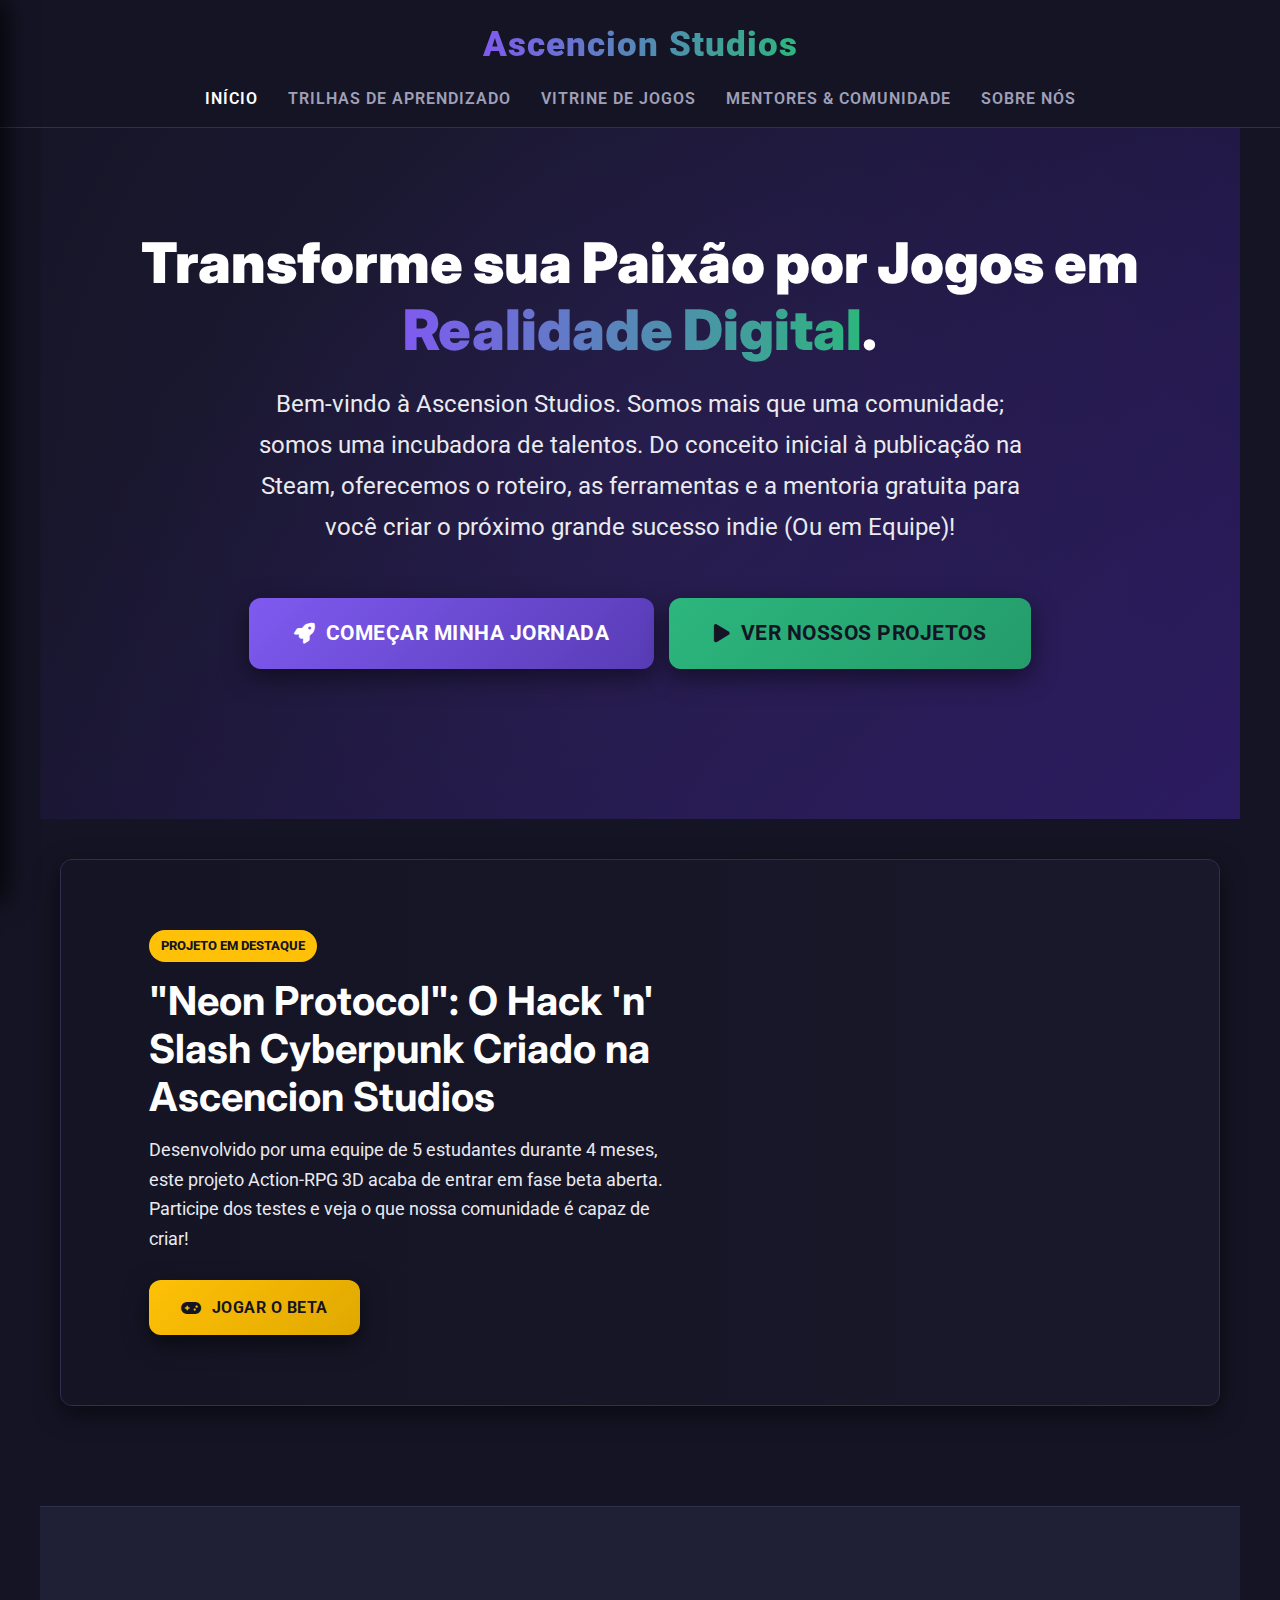
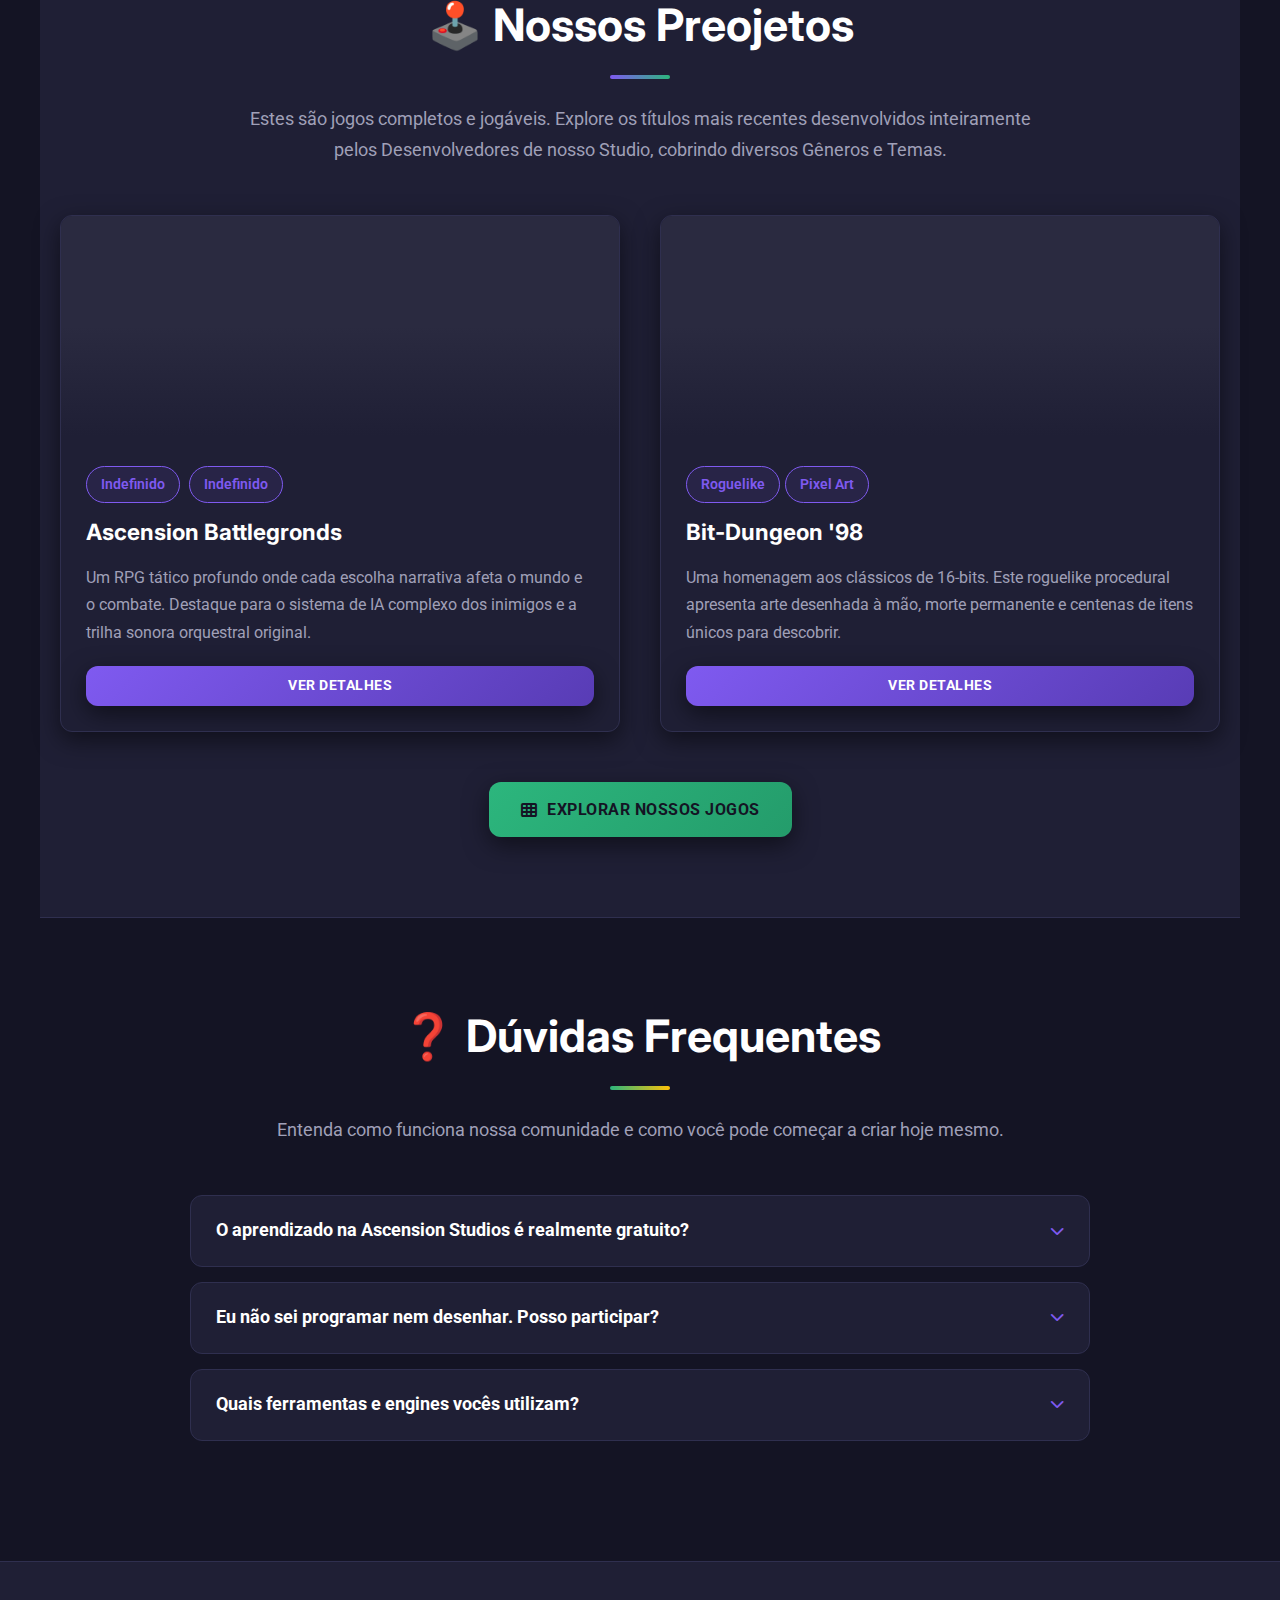
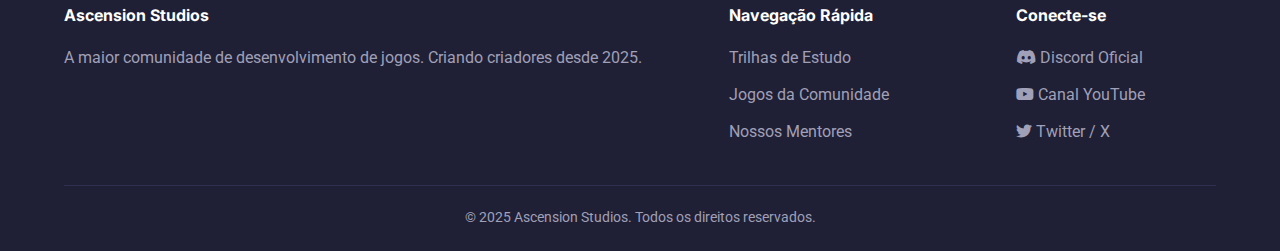
<file: inicio.html>
<!DOCTYPE html>
<html lang="pt-BR">
<head>
    <meta charset="UTF-8">
    <meta name="viewport" content="width=device-width, initial-scale=1.0">
    <title>Ascencion Studios | Início</title>
    <link rel="stylesheet" href="style.css">
    <link rel="icon" href="assets/images/icone.png" type="image/x-icon">
    <link href="https://fonts.googleapis.com/css2?family=Inter:wght@700;900&family=Roboto:wght@400;500;700&display=swap" rel="stylesheet">
    <link rel="stylesheet" href="https://cdnjs.cloudflare.com/ajax/libs/font-awesome/6.4.0/css/all.min.css">
</head>
<body>
    
    <header class="gh-header">
        <div class="gh-header-container">
            <a href="index.html" class="gh-logo gh-logo--mobile">
                <i class="fas fa-gamepad"></i> Ascension Studios
            </a>
            <button class="gh-nav__toggle" aria-label="Abrir menu">
                <i class="fas fa-bars"></i>
            </button>
            <a href="index.html" class="gh-logo gh-logo--desktop">
                Ascencion Studios
            </a>
            <nav class="gh-nav gh-nav--desktop">
                <ul class="gh-nav__list">
                    <li><a href="index.html" class="gh-nav__active-link">Início</a></li>
                    <li><a href="aprendizado.html">Trilhas de Aprendizado</a></li>
                    <li><a href="jogos.html">Vitrine de Jogos</a></li>
                    <li><a href="equipe.html">Mentores & Comunidade</a></li>
                    <li><a href="sobre.html">Sobre Nós</a></li>
                </ul>
            </nav>
        </div>
    </header>

    <aside class="gh-sidebar" id="gh-sidebar">
        <div class="gh-sidebar__header">
            <a href="index.html" class="gh-logo gh-logo--mobile">
                <i class="fas fa-gamepad"></i> Ascencion Studios
            </a>
            <button class="gh-sidebar__close" aria-label="Fechar menu">
                <i class="fas fa-times"></i>
            </button>
        </div>
        <ul class="gh-sidebar__list">
            <li><a href="index.html" class="gh-sidebar__link gh-nav__active-link"><i class="fas fa-home"></i> Início</a></li>
            <li><a href="aprendizado.html" class="gh-sidebar__link"><i class="fas fa-graduation-cap"></i> Trilhas</a></li>
            <li><a href="jogos.html" class="gh-sidebar__link"><i class="fas fa-gamepad"></i> Jogos</a></li>
            <li><a href="equipe.html" class="gh-sidebar__link"><i class="fas fa-users"></i> Comunidade</a></li>
            <li><a href="sobre.html" class="gh-sidebar__link"><i class="fas fa-info-circle"></i> Sobre</a></li>
            
            <li class="gh-sidebar__cta">
                <a href="#" target="_blank" class="gh-button gh-button--discord gh-button--full">
                    <i class="fab fa-discord"></i> Servidor Discord
                </a>
                <a href="#" target="_blank" class="gh-button gh-button--youtube gh-button--full" style="margin-top: 10px;">
                    <i class="fab fa-youtube"></i> Canal YouTube
                </a>
            </li>
        </ul>
    </aside>
    <div class="gh-overlay" id="gh-overlay"></div>

    <main class="gh-main-content">
        
        <section class="gh-hero">
            <div class="gh-hero__content">
                <h1 class="gh-hero__title">Transforme sua Paixão por Jogos em <span class="gh-text-gradient">Realidade Digital</span>.</h1>
                <p class="gh-hero__subtitle">Bem-vindo à Ascension Studios. Somos mais que uma comunidade; somos uma incubadora de talentos. Do conceito inicial à publicação na Steam, oferecemos o roteiro, as ferramentas e a mentoria gratuita para você criar o próximo grande sucesso indie (Ou em Equipe)!</p>
                <div style="display: flex; gap: 15px; justify-content: center; flex-wrap: wrap;">
                    <a href="aprendizado.html" class="gh-button gh-button--primary gh-button--large">
                        <i class="fas fa-rocket"></i> Começar Minha Jornada
                    </a>
                    <a href="jogos.html" class="gh-button gh-button--secondary gh-button--large">
                        <i class="fas fa-play"></i> Ver nossos Projetos
                    </a>
                </div>
            </div>
        </section>

        <section class="gh-section" style="padding-top: 40px; padding-bottom: 40px;">
            <div class="gh-banner" style="background-image: url('https://placehold.co/1200x400/1F1F35/FFFFFF/png?text=Banner+Jogo+Destaque');">
                <div class="gh-banner__content">
                    <span class="gh-banner__badge">Projeto em Destaque</span>
                    <h2 class="gh-banner__title">"Neon Protocol": O Hack 'n' Slash Cyberpunk Criado na Ascencion Studios</h2>
                    <p class="gh-banner__subtitle">Desenvolvido por uma equipe de 5 estudantes durante 4 meses, este projeto Action-RPG 3D acaba de entrar em fase beta aberta. Participe dos testes e veja o que nossa comunidade é capaz de criar!</p>
                    <a href="jogos.html#neon" class="gh-button gh-button--accent">
                        <i class="fas fa-gamepad"></i> Jogar o Beta
                    </a>
                </div>
            </div>
        </section>

        <section class="gh-section gh-section--light">
            <h2 class="gh-heading">🕹️ Nossos Preojetos</h2>
            <p class="gh-section__intro">Estes são jogos completos e jogáveis. Explore os títulos mais recentes desenvolvidos inteiramente pelos Desenvolvedores de nosso Studio, cobrindo diversos Gêneros e Temas.</p>
            
            <div class="gh-card-grid gh-card-grid--3-cols">
                
                <article class="gh-game-card">
                    <div class="gh-game-card__media" style="background-image: url('https://placehold.co/400x250/2a2a40/FFFFFF/png?text=Echoes+Image');"></div>
                    <div class="gh-game-card__body">
                        <div class="gh-tags">
                            <span class="gh-tag">Indefinido</span>
                            <span class="gh-tag">Indefinido</span>
                        </div>
                        <h3 class="gh-game-card__title">Ascension Battlegronds</h3>
                        <p class="gh-game-card__description">Um RPG tático profundo onde cada escolha narrativa afeta o mundo e o combate. Destaque para o sistema de IA complexo dos inimigos e a trilha sonora orquestral original.</p>
                        <div class="gh-game-card__footer">
                            <a href="jogos.html#echoes" class="gh-button gh-button--primary gh-button--small gh-button--full">Ver Detalhes</a>
                        </div>
                    </div>
                </article>

                

                <article class="gh-game-card">
                    <div class="gh-game-card__media" style="background-image: url('https://placehold.co/400x250/3a2a2a/FFFFFF/png?text=Dungeon+Image');"></div>
                    <div class="gh-game-card__body">
                        <div class="gh-tags">
                            <span class="gh-tag">Roguelike</span><span class="gh-tag">Pixel Art</span>
                        </div>
                        <h3 class="gh-game-card__title">Bit-Dungeon '98</h3>
                        <p class="gh-game-card__description">Uma homenagem aos clássicos de 16-bits. Este roguelike procedural apresenta arte desenhada à mão, morte permanente e centenas de itens únicos para descobrir.</p>
                        <div class="gh-game-card__footer">
                            <a href="jogos.html#dungeon" class="gh-button gh-button--primary gh-button--small gh-button--full">Ver Detalhes</a>
                        </div>
                    </div>
                </article>
            </div>
            <div class="gh-center-content" style="margin-top: 50px;">
                <a href="jogos.html" class="gh-button gh-button--secondary">
                    <i class="fas fa-th"></i> Explorar nossos Jogos
                </a>
            </div>
        </section>
        
        <section class="gh-section">
            <h2 class="gh-heading gh-heading--secondary">❓ Dúvidas Frequentes</h2>
            <p class="gh-section__intro">Entenda como funciona nossa comunidade e como você pode começar a criar hoje mesmo.</p>
            
            <div class="gh-accordion">
                
                <div class="gh-accordion__item">
                    <div class="gh-accordion__header" onclick="toggleAccordion(this)">
                        O aprendizado na Ascension Studios é realmente gratuito?
                        <i class="fas fa-chevron-down"></i>
                    </div>
                    <div class="gh-accordion__content">
                        <div class="gh-accordion__body">
                            <p>Sim, absolutamente! Nossa missão é democratizar o desenvolvimento de jogos. O acesso a todas as trilhas de aprendizado, materiais didáticos básicos, participação na comunidade do Discord e a maioria das mentorias em grupo são 100% gratuitos. Nós nos sustentamos através de doações opcionais e parcerias com estúdios, não cobrando dos alunos.</p>
                        </div>
                    </div>
                </div>

                <div class="gh-accordion__item">
                    <div class="gh-accordion__header" onclick="toggleAccordion(this)">
                        Eu não sei programar nem desenhar. Posso participar?
                        <i class="fas fa-chevron-down"></i>
                    </div>
                    <div class="gh-accordion__content">
                        <div class="gh-accordion__body">
                            <p>Com certeza! A GameHub foi desenhada para iniciantes absolutos. Nossas trilhas "Fundamentos" começam do zero: ensinamos lógica de programação antes de entrar em engines, e princípios básicos de design antes de abrir softwares 3D. Temos muitos membros que começaram sem conhecimento algum e hoje estão lançando seus próprios jogos. Sua vontade de aprender é o único pré-requisito.</p>
                        </div>
                    </div>
                </div>

                <div class="gh-accordion__item">
                    <div class="gh-accordion__header" onclick="toggleAccordion(this)">
                        Quais ferramentas e engines vocês utilizam?
                        <i class="fas fa-chevron-down"></i>
                    </div>
                    <div class="gh-accordion__content">
                        <div class="gh-accordion__body">
                            <p>Focamos nas ferramentas padrão da indústria para garantir sua empregabilidade. Nossas principais trilhas cobrem <strong>Roblox Studio</strong> para desenvolvimento 2D/3D robusto e <strong>Blender</strong> (Modelagem 3D), <strong>Aseprite</strong> (Pixel Art) e <strong>Figma</strong> (UI/UX).</p>
                        </div>
                    </div>
                </div>
                
            </div>
            
        </section>

    </main>

    <footer class="gh-footer">
        <div class="gh-footer__content">
            <div class="gh-footer__col">
                <h4>Ascension Studios</h4>
                <p>A maior comunidade de desenvolvimento de jogos. Criando criadores desde 2025.</p>
            </div>
            <div class="gh-footer__col">
                <h4>Navegação Rápida</h4>
                <ul>
                    <li><a href="aprendizado">Trilhas de Estudo</a></li>
                    <li><a href="jogos">Jogos da Comunidade</a></li>
                    <li><a href="equipe">Nossos Mentores</a></li>
                </ul>
            </div>
            <div class="gh-footer__col">
                <h4>Conecte-se</h4>
                <ul>
                    <li><a href="https://discord.gg/ygGvbeaqAS" target="_blank"><i class="fab fa-discord"></i> Discord Oficial</a></li>
                    <li><a href="#" target="_blank"><i class="fab fa-youtube"></i> Canal YouTube</a></li>
                    <li><a href="#" target="_blank"><i class="fab fa-twitter"></i> Twitter / X</a></li>
                </ul>
            </div>
        </div>
        <div class="gh-footer__bottom">
            <p>&copy; 2025 Ascension Studios. Todos os direitos reservados.</p>
        </div>
    </footer>

    <script src="script.js"></script>
</body>
</html>
</file>
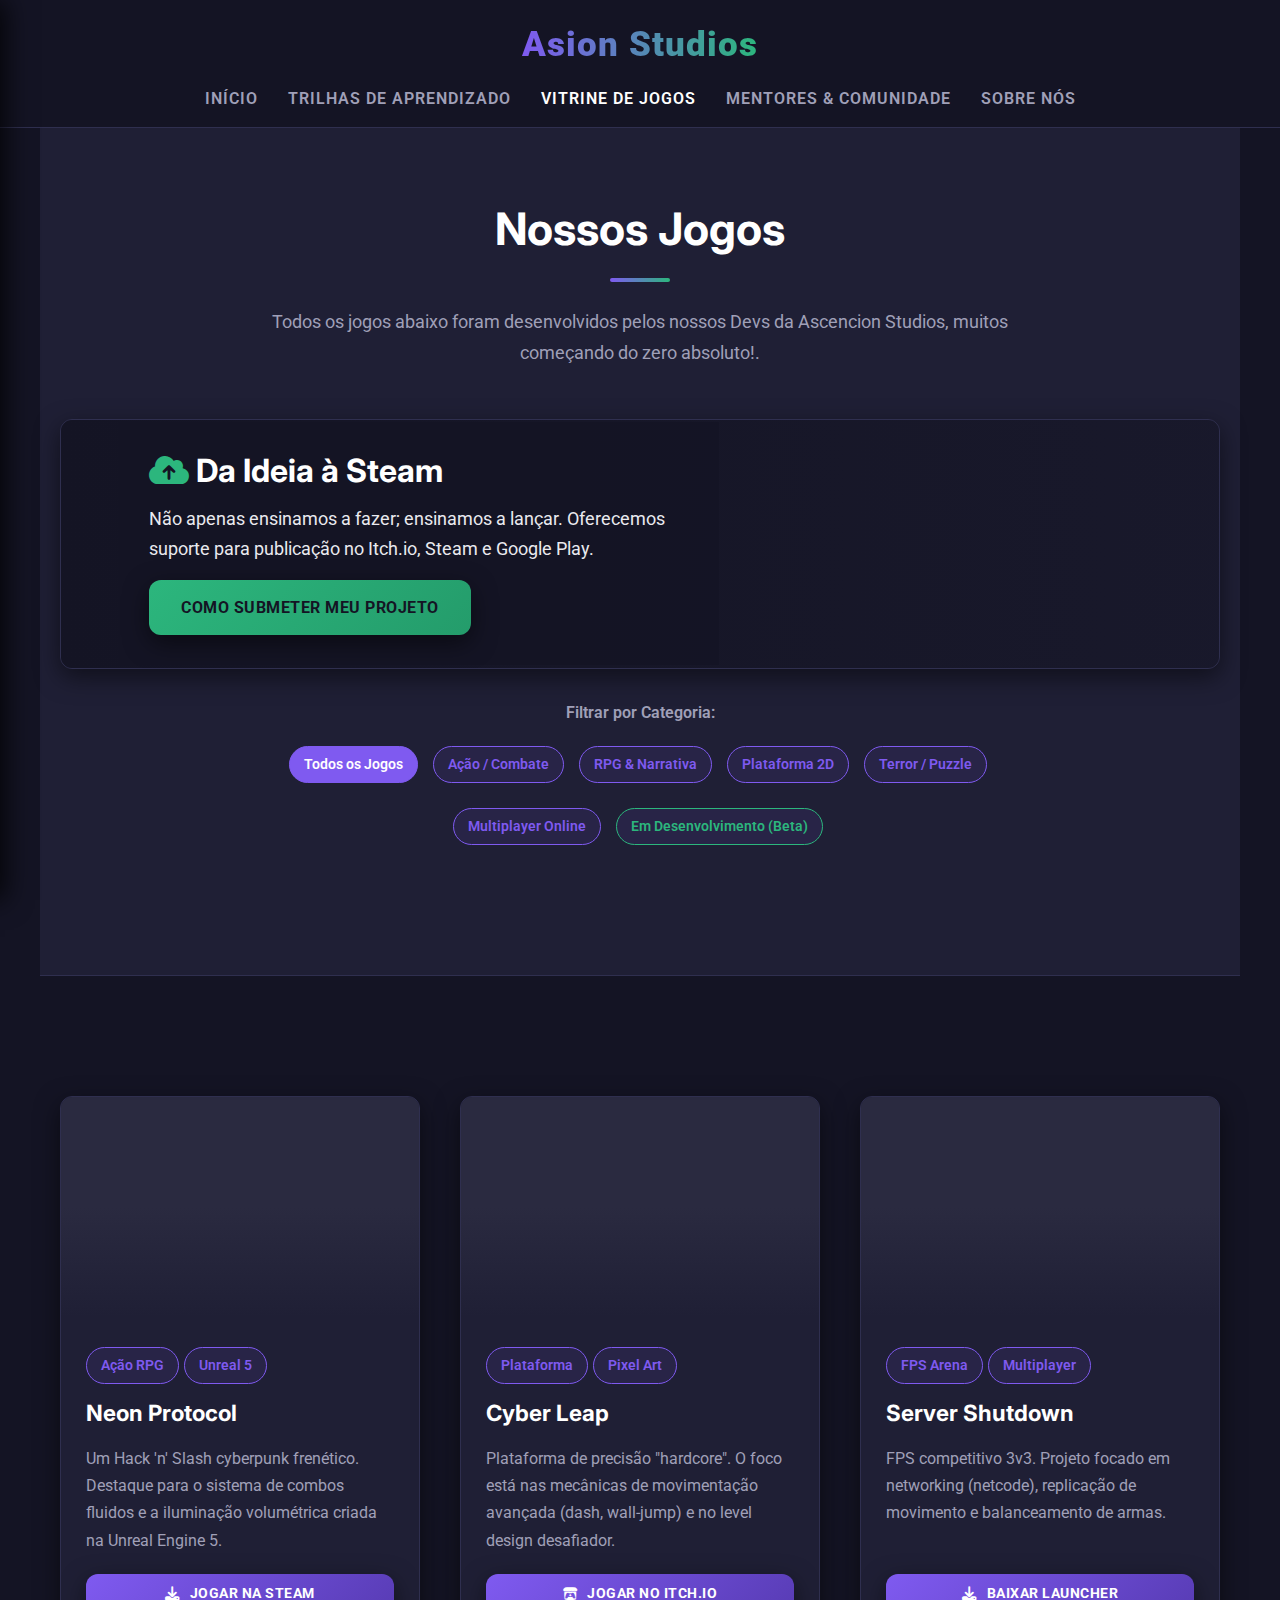
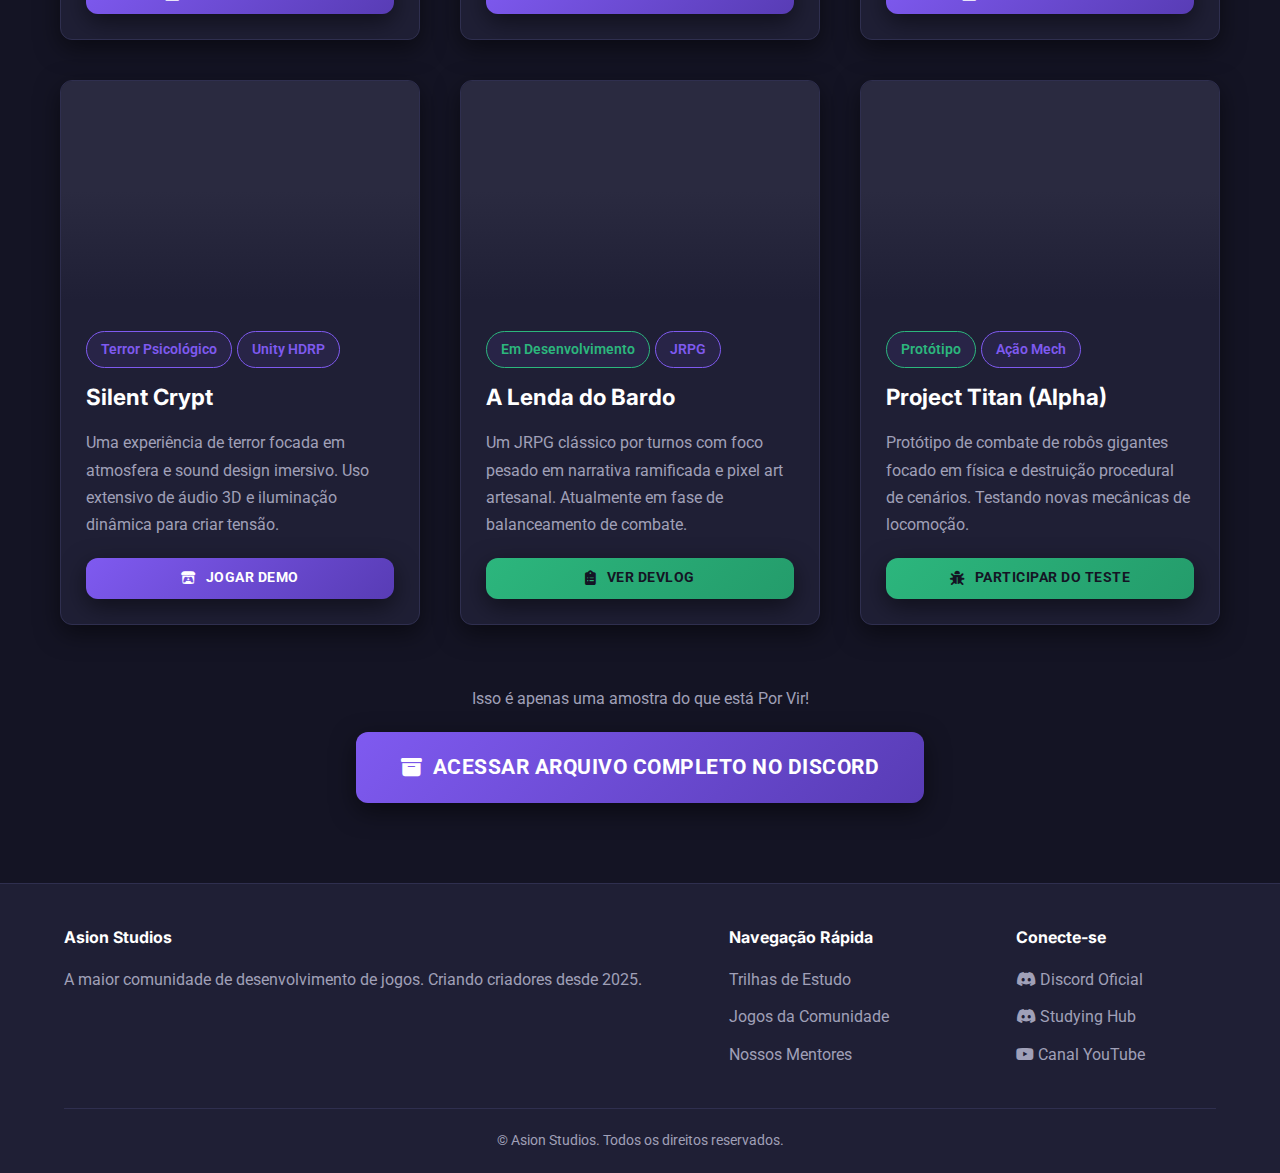
<file: jogos.html>
<!DOCTYPE html>
<html lang="pt-BR">
<head>
    <meta charset="UTF-8">
    <meta name="viewport" content="width=device-width, initial-scale=1.0">
    <title>Asion Studios | Jogos</title>
    <link rel="stylesheet" href="style.css">
    <link rel="icon" href="assets/images/icone.png" type="image/x-icon">
    <link href="https://fonts.googleapis.com/css2?family=Inter:wght@700;900&family=Roboto:wght@400;500;700&display=swap" rel="stylesheet">
    <link rel="stylesheet" href="https://cdnjs.cloudflare.com/ajax/libs/font-awesome/6.4.0/css/all.min.css">
</head>
<body>
    
    <header class="gh-header">
        <div class="gh-header-container">
            <a href="index.html" class="gh-logo gh-logo--mobile"><i class="fas fa-gamepad"></i> Asion Studios</a>
            <button class="gh-nav__toggle" aria-label="Abrir menu"><i class="fas fa-bars"></i></button>
            <a href="index.html" class="gh-logo gh-logo--desktop">Asion Studios</a>
            <nav class="gh-nav gh-nav--desktop">
                <ul class="gh-nav__list">
                    <li><a href="index.html">Início</a></li>
                    <li><a href="aprendizado.html">Trilhas de Aprendizado</a></li>
                    <li><a href="jogos.html" class="gh-nav__active-link">Vitrine de Jogos</a></li>
                    <li><a href="equipe.html">Mentores & Comunidade</a></li>
                    <li><a href="sobre.html">Sobre Nós</a></li>
                </ul>
            </nav>
        </div>
    </header>

    <aside class="gh-sidebar" id="gh-sidebar">
        <div class="gh-sidebar__header">
            <a href="index.html" class="gh-logo gh-logo--mobile"><i class="fas fa-gamepad"></i> Asion Studios</a>
            <button class="gh-sidebar__close" aria-label="Fechar menu"><i class="fas fa-times"></i></button>
        </div>
        <ul class="gh-sidebar__list">
            <li><a href="index.html" class="gh-sidebar__link"><i class="fas fa-home"></i> Início</a></li>
            <li><a href="aprendizado.html" class="gh-sidebar__link"><i class="fas fa-graduation-cap"></i> Aprendizado</a></li>
            <li><a href="jogos.html" class="gh-sidebar__link gh-nav__active-link"><i class="fas fa-gamepad"></i> Jogos</a></li>
            <li><a href="equipe.html" class="gh-sidebar__link"><i class="fas fa-users"></i> Comunidade</a></li>
            <li><a href="sobre.html" class="gh-sidebar__link"><i class="fas fa-info-circle"></i> Sobre</a></li>
            <li class="gh-sidebar__cta">
                <a href="#" target="_blank" class="gh-button gh-button--discord gh-button--full"><i class="fab fa-discord"></i> Servidor Discord</a>
                <a href="#" target="_blank" class="gh-button gh-button--youtube gh-button--full" style="margin-top: 10px;"><i class="fab fa-youtube"></i> Canal YouTube</a>
            </li>
        </ul>
    </aside>
    <div class="gh-overlay" id="gh-overlay"></div>

    <main class="gh-main-content">
        
        <section class="gh-section gh-section--light">
            <h1 class="gh-heading">Nossos Jogos</h1>
            <p class="gh-section__intro">Todos os jogos abaixo foram desenvolvidos pelos nossos Devs da Ascencion Studios, muitos começando do zero absoluto!.</p>
            
            <div class="gh-banner" style="background-image: url('https://placehold.co/1200x400/2a1a5e/FFFFFF/png?text=Publique+Seu+Jogo'); height: 250px; min-height: auto; margin-bottom: 30px;">
                <div class="gh-banner__content" style="background: rgba(20, 20, 36, 0.85);">
                    <h2 class="gh-banner__title" style="font-size: 2rem;"><i class="fas fa-cloud-upload-alt" style="color: var(--color-secondary);"></i> Da Ideia à Steam</h2>
                    <p class="gh-banner__subtitle" style="margin-bottom: 15px;">Não apenas ensinamos a fazer; ensinamos a lançar. Oferecemos suporte para publicação no Itch.io, Steam e Google Play.</p>
                    <a href="#" class="gh-button gh-button--secondary">Como Submeter Meu Projeto</a>
                </div>
            </div>
            
            <div class="gh-center-content" style="margin-bottom: 40px;">
                <p style="margin-bottom: 15px; font-weight: 600; color: var(--color-text-muted);">Filtrar por Categoria:</p>
                <div class="gh-tags" style="display: flex; flex-wrap: wrap; justify-content: center; gap: 10px; max-width: 800px;">
                    <span class="gh-tag gh-tag--active" onclick="filterGames('all')">Todos os Jogos</span>
                    <span class="gh-tag" onclick="filterGames('acao')">Ação / Combate</span>
                    <span class="gh-tag" onclick="filterGames('rpg')">RPG & Narrativa</span>
                    <span class="gh-tag" onclick="filterGames('plataforma')">Plataforma 2D</span>
                    <span class="gh-tag" onclick="filterGames('terror')">Terror / Puzzle</span>
                    <span class="gh-tag" onclick="filterGames('multiplayer')">Multiplayer Online</span>
                    <span class="gh-tag" style="border-color: var(--color-secondary); color: var(--color-secondary);" onclick="filterGames('dev')">Em Desenvolvimento (Beta)</span>
                </div>
            </div>
        </section>

        <section class="gh-section">
            <div class="gh-card-grid gh-card-grid--3-cols" id="game-list">
                
                <article class="gh-game-card" data-tags="rpg acao 3d" id="neon">
                    <div class="gh-game-card__media" style="background-image: url('https://placehold.co/400x250/301040/FFFFFF/png?text=Neon+Protocol');"></div>
                    <div class="gh-game-card__body">
                        <div class="gh-tags"><span class="gh-tag">Ação RPG</span><span class="gh-tag">Unreal 5</span></div>
                        <h3 class="gh-game-card__title">Neon Protocol</h3>
                        <p class="gh-game-card__description">Um Hack 'n' Slash cyberpunk frenético. Destaque para o sistema de combos fluidos e a iluminação volumétrica criada na Unreal Engine 5.</p>
                        <div class="gh-game-card__footer">
                            <a href="#" class="gh-button gh-button--primary gh-button--small gh-button--full"><i class="fas fa-download"></i> Jogar na Steam</a>
                        </div>
                    </div>
                </article>

                <article class="gh-game-card" data-tags="plataforma pixel" id="cyberleap">
                    <div class="gh-game-card__media" style="background-image: url('https://placehold.co/400x250/104020/FFFFFF/png?text=Cyber+Leap');"></div>
                    <div class="gh-game-card__body">
                        <div class="gh-tags"><span class="gh-tag">Plataforma</span><span class="gh-tag">Pixel Art</span></div>
                        <h3 class="gh-game-card__title">Cyber Leap</h3>
                        <p class="gh-game-card__description">Plataforma de precisão "hardcore". O foco está nas mecânicas de movimentação avançada (dash, wall-jump) e no level design desafiador.</p>
                        <div class="gh-game-card__footer">
                            <a href="#" class="gh-button gh-button--primary gh-button--small gh-button--full"><i class="fab fa-itch-io"></i> Jogar no Itch.io</a>
                        </div>
                    </div>
                </article>

                <article class="gh-game-card" data-tags="multiplayer acao" id="servershutdown">
                    <div class="gh-game-card__media" style="background-image: url('https://placehold.co/400x250/401010/FFFFFF/png?text=Server+Shutdown');"></div>
                    <div class="gh-game-card__body">
                        <div class="gh-tags"><span class="gh-tag">FPS Arena</span><span class="gh-tag">Multiplayer</span></div>
                        <h3 class="gh-game-card__title">Server Shutdown</h3>
                        <p class="gh-game-card__description">FPS competitivo 3v3. Projeto focado em networking (netcode), replicação de movimento e balanceamento de armas.</p>
                        <div class="gh-game-card__footer">
                            <a href="#" class="gh-button gh-button--primary gh-button--small gh-button--full"><i class="fas fa-download"></i> Baixar Launcher</a>
                        </div>
                    </div>
                </article>
                
                <article class="gh-game-card" data-tags="terror puzzle" id="silentcrypt">
                    <div class="gh-game-card__media" style="background-image: url('https://placehold.co/400x250/050505/FFFFFF/png?text=Silent+Crypt');"></div>
                    <div class="gh-game-card__body">
                        <div class="gh-tags"><span class="gh-tag">Terror Psicológico</span><span class="gh-tag">Unity HDRP</span></div>
                        <h3 class="gh-game-card__title">Silent Crypt</h3>
                        <p class="gh-game-card__description">Uma experiência de terror focada em atmosfera e sound design imersivo. Uso extensivo de áudio 3D e iluminação dinâmica para criar tensão.</p>
                        <div class="gh-game-card__footer">
                            <a href="#" class="gh-button gh-button--primary gh-button--small gh-button--full"><i class="fab fa-itch-io"></i> Jogar Demo</a>
                        </div>
                    </div>
                </article>

                <article class="gh-game-card" data-tags="rpg pixel dev" id="bardstale">
                    <div class="gh-game-card__media" style="background-image: url('https://placehold.co/400x250/403010/FFFFFF/png?text=Bards+Tale');"></div>
                    <div class="gh-game-card__body">
                        <div class="gh-tags"><span class="gh-tag" style="color: var(--color-secondary); border-color: var(--color-secondary);">Em Desenvolvimento</span><span class="gh-tag">JRPG</span></div>
                        <h3 class="gh-game-card__title">A Lenda do Bardo</h3>
                        <p class="gh-game-card__description">Um JRPG clássico por turnos com foco pesado em narrativa ramificada e pixel art artesanal. Atualmente em fase de balanceamento de combate.</p>
                        <div class="gh-game-card__footer">
                            <a href="#" class="gh-button gh-button--secondary gh-button--small gh-button--full"><i class="fas fa-clipboard-list"></i> Ver Devlog</a>
                        </div>
                    </div>
                </article>

                <article class="gh-game-card" data-tags="acao dev 3d" id="projecttitan">
                    <div class="gh-game-card__media" style="background-image: url('https://placehold.co/400x250/102040/FFFFFF/png?text=Project+Titan');"></div>
                    <div class="gh-game-card__body">
                        <div class="gh-tags"><span class="gh-tag" style="color: var(--color-secondary); border-color: var(--color-secondary);">Protótipo</span><span class="gh-tag">Ação Mech</span></div>
                        <h3 class="gh-game-card__title">Project Titan (Alpha)</h3>
                        <p class="gh-game-card__description">Protótipo de combate de robôs gigantes focado em física e destruição procedural de cenários. Testando novas mecânicas de locomoção.</p>
                        <div class="gh-game-card__footer">
                            <a href="#" class="gh-button gh-button--secondary gh-button--small gh-button--full"><i class="fas fa-bug"></i> Participar do Teste</a>
                        </div>
                    </div>
                </article>

            </div>
            <div class="gh-center-content" style="margin-top: 60px;">
                <p style="color: var(--color-text-muted); margin-bottom: 20px;">Isso é apenas uma amostra do que está Por Vir!</p>
                <a href="https://discord.com/channels/1443773820145238119/1443789264948301844" class="gh-button gh-button--primary gh-button--large">
                    <i class="fas fa-archive"></i> Acessar Arquivo Completo no Discord
                </a>
            </div>
        </section>

    </main>

    <footer class="gh-footer">
        <div class="gh-footer__content">
            <div class="gh-footer__col">
                <h4>Asion Studios</h4>
                <p>A maior comunidade de desenvolvimento de jogos. Criando criadores desde 2025.</p>
            </div>
            <div class="gh-footer__col">
                <h4>Navegação Rápida</h4>
                <ul>
                    <li><a href="aprendizado">Trilhas de Estudo</a></li>
                    <li><a href="jogos">Jogos da Comunidade</a></li>
                    <li><a href="equipe">Nossos Mentores</a></li>
                </ul>
            </div>
            <div class="gh-footer__col">
                <h4>Conecte-se</h4>
                <ul>
                    <li><a href="https://discord.gg/ygGvbeaqAS" target="_blank"><i class="fab fa-discord"></i> Discord Oficial</a></li>
                    <li><a href="https://discord.gg/vEhfcvPvU2" target="_blank"><i class="fab fa-discord"></i> Studying Hub</a></li>
                    <li><a href="#" target="_blank"><i class="fab fa-youtube"></i> Canal YouTube</a></li>
                </ul>
            </div>
        </div>
        <div class="gh-footer__bottom">
            <p>&copy; <span id="year"></span> Asion Studios. Todos os direitos reservados.
        </div>
    </footer>

    <script src="script.js"></script>
</body>
</html>
</file>
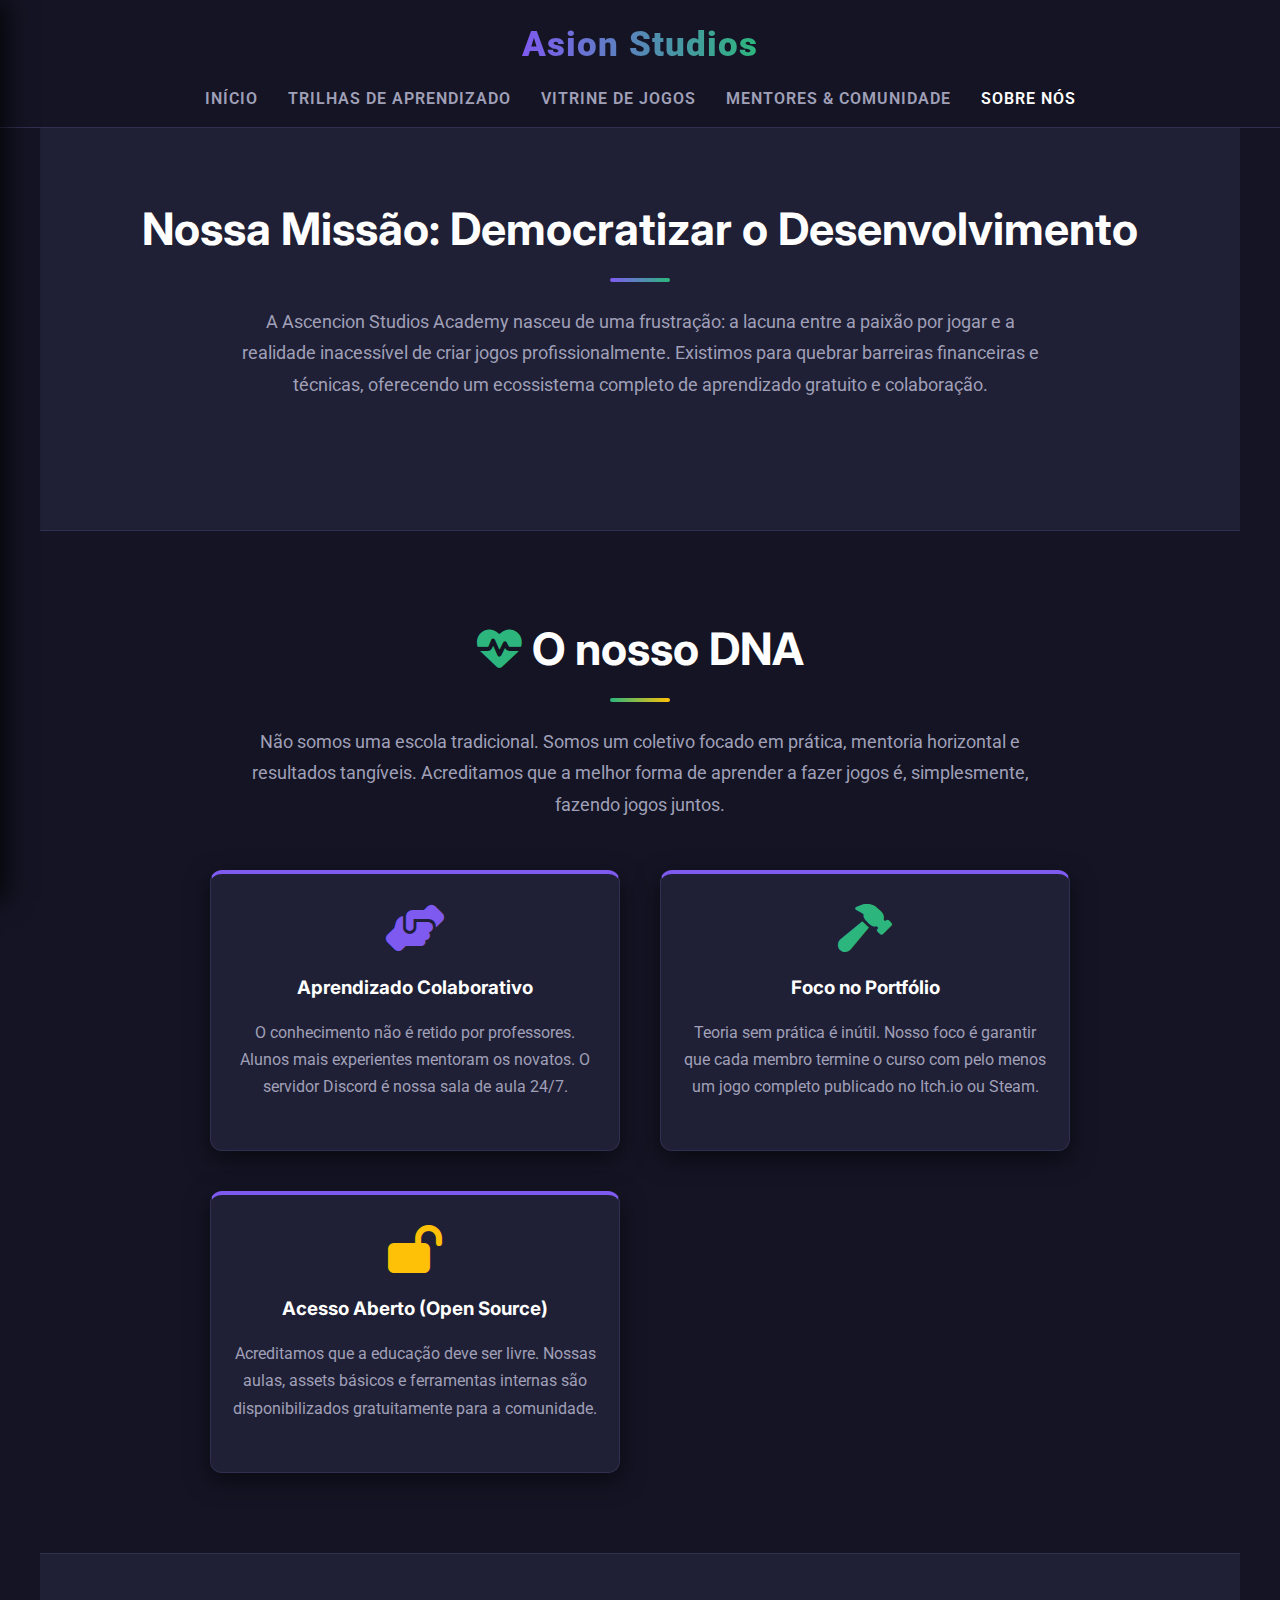
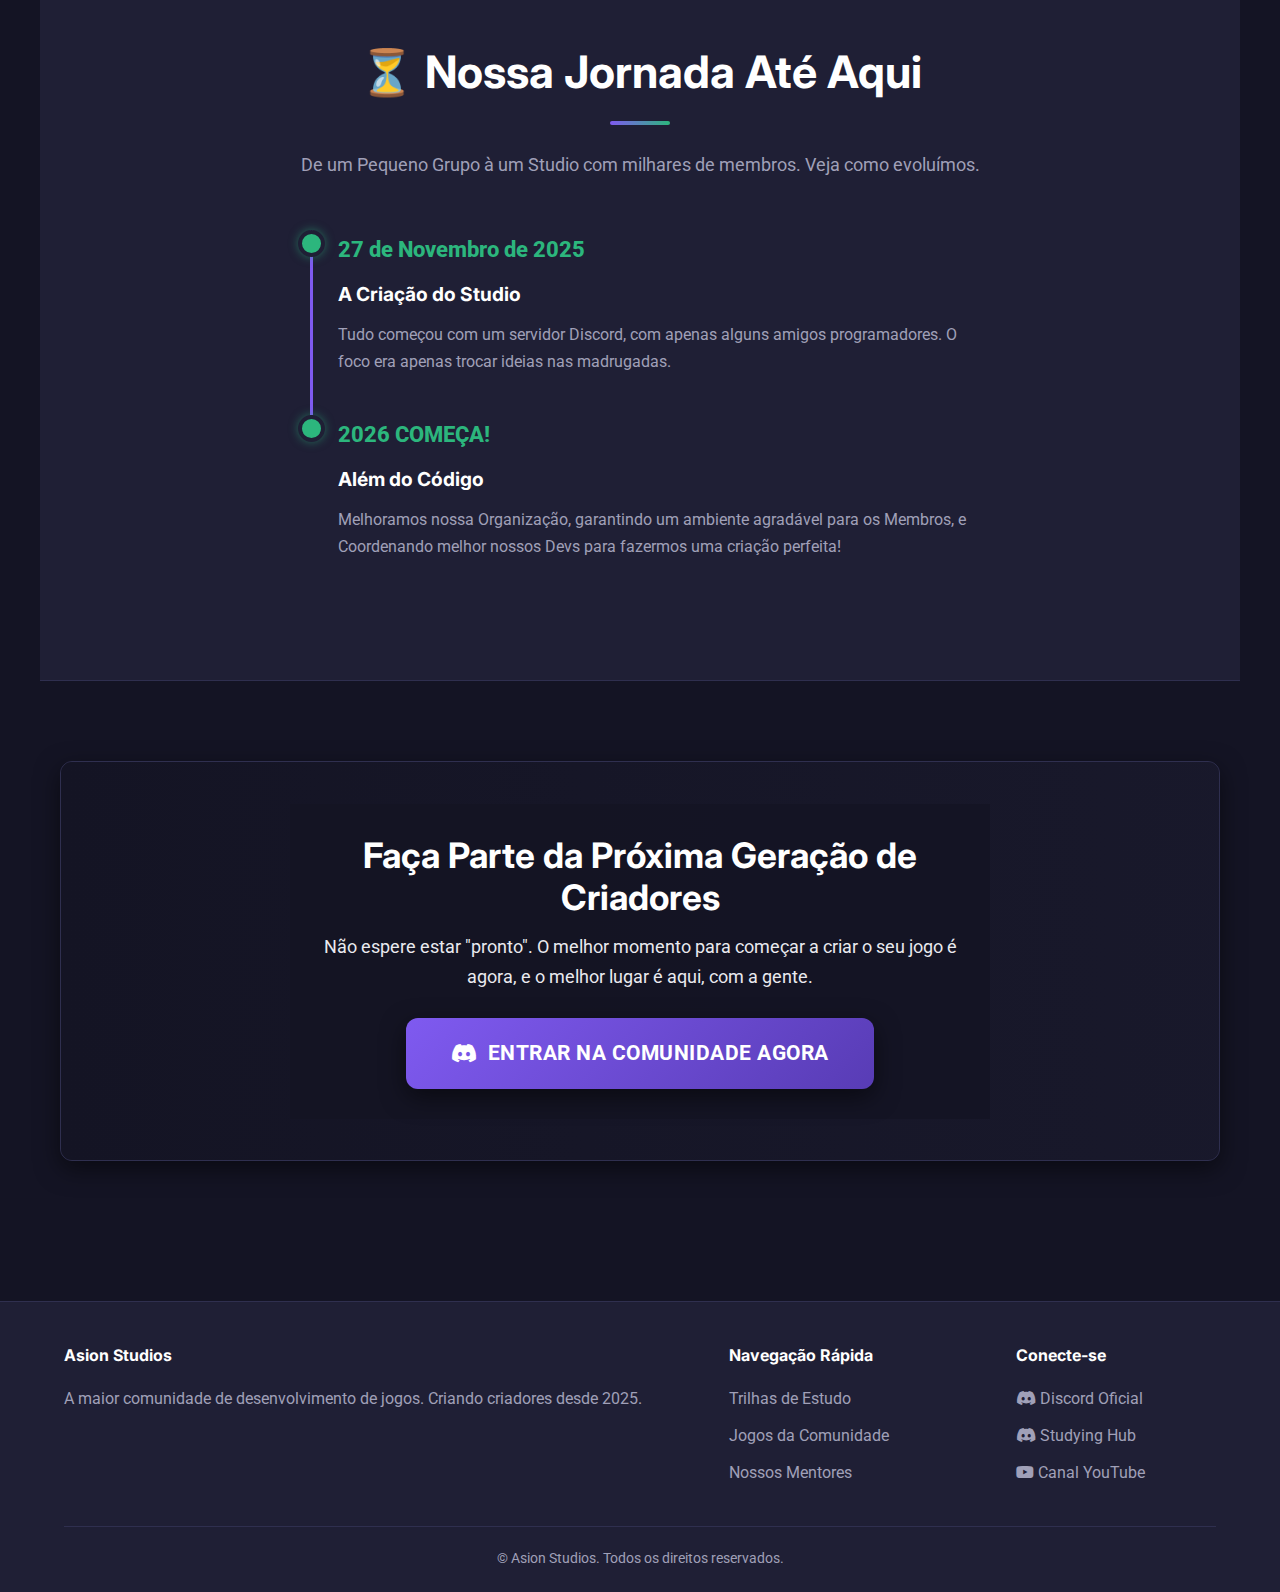
<file: sobre.html>
<!DOCTYPE html>
<html lang="pt-BR">
<head>
    <meta charset="UTF-8">
    <meta name="viewport" content="width=device-width, initial-scale=1.0">
    <title>Asion Studios | Sobre</title>
    <link rel="stylesheet" href="style.css">
    <link rel="icon" href="assets/images/icone.png" type="image/x-icon">
    <link href="https://fonts.googleapis.com/css2?family=Inter:wght@700;900&family=Roboto:wght@400;500;700&display=swap" rel="stylesheet">
    <link rel="stylesheet" href="https://cdnjs.cloudflare.com/ajax/libs/font-awesome/6.4.0/css/all.min.css">
</head>
<body>
    
    <header class="gh-header">
        <div class="gh-header-container">
            <a href="index.html" class="gh-logo gh-logo--mobile"><i class="fas fa-gamepad"></i> Asion Studios</a>
            <button class="gh-nav__toggle" aria-label="Abrir menu"><i class="fas fa-bars"></i></button>
            <a href="index.html" class="gh-logo gh-logo--desktop">Asion Studios</a>
            <nav class="gh-nav gh-nav--desktop">
                <ul class="gh-nav__list">
                    <li><a href="index.html">Início</a></li>
                    <li><a href="aprendizado.html">Trilhas de Aprendizado</a></li>
                    <li><a href="jogos.html">Vitrine de Jogos</a></li>
                    <li><a href="equipe.html">Mentores & Comunidade</a></li>
                    <li><a href="sobre.html" class="gh-nav__active-link">Sobre Nós</a></li>
                </ul>
            </nav>
        </div>
    </header>

    <aside class="gh-sidebar" id="gh-sidebar">
        <div class="gh-sidebar__header">
            <a href="index.html" class="gh-logo gh-logo--mobile"><i class="fas fa-gamepad"></i> Asion Studios</a>
            <button class="gh-sidebar__close" aria-label="Fechar menu"><i class="fas fa-times"></i></button>
        </div>
        <ul class="gh-sidebar__list">
            <li><a href="index.html" class="gh-sidebar__link"><i class="fas fa-home"></i> Início</a></li>
            <li><a href="aprendizado.html" class="gh-sidebar__link"><i class="fas fa-graduation-cap"></i> Aprendizado</a></li>
            <li><a href="jogos.html" class="gh-sidebar__link"><i class="fas fa-gamepad"></i> Jogos</a></li>
            <li><a href="equipe.html" class="gh-sidebar__link"><i class="fas fa-users"></i> Comunidade</a></li>
            <li><a href="sobre.html" class="gh-sidebar__link gh-nav__active-link"><i class="fas fa-info-circle"></i> Sobre</a></li>
            <li class="gh-sidebar__cta">
                <a href="#" target="_blank" class="gh-button gh-button--discord gh-button--full"><i class="fab fa-discord"></i> Servidor Discord</a>
                <a href="#" target="_blank" class="gh-button gh-button--youtube gh-button--full" style="margin-top: 10px;"><i class="fab fa-youtube"></i> Canal YouTube</a>
            </li>
        </ul>
    </aside>
    <div class="gh-overlay" id="gh-overlay"></div>

    <main class="gh-main-content">
        
        <section class="gh-section gh-section--light">
            <h1 class="gh-heading">Nossa Missão: Democratizar o Desenvolvimento</h1>
            <p class="gh-section__intro">A Ascencion Studios Academy nasceu de uma frustração: a lacuna entre a paixão por jogar e a realidade inacessível de criar jogos profissionalmente. Existimos para quebrar barreiras financeiras e técnicas, oferecendo um ecossistema completo de aprendizado gratuito e colaboração.</p>
        </section>
        
        <section class="gh-section" style="text-align: left; max-width: 900px; margin: 0 auto;">
            <div style="text-align: center; margin-bottom: 40px;">
                <h2 class="gh-heading gh-heading--secondary"><i class="fas fa-heartbeat" style="color: var(--color-secondary);"></i> O nosso DNA</h2>
                <p class="gh-section__intro">Não somos uma escola tradicional. Somos um coletivo focado em prática, mentoria horizontal e resultados tangíveis. Acreditamos que a melhor forma de aprender a fazer jogos é, simplesmente, fazendo jogos juntos.</p>
            </div>
            
            <div class="gh-card-grid gh-card-grid--3-cols">
                <div class="gh-topic-card" style="text-align: center; padding: 30px 20px;">
                    <i class="fas fa-hands-helping" style="font-size: 3rem; color: var(--color-primary); margin-bottom: 20px;"></i>
                    <h3 style="color: var(--color-text-vibrant); margin-bottom: 15px;">Aprendizado Colaborativo</h3>
                    <p style="color: var(--color-text-muted);">O conhecimento não é retido por professores. Alunos mais experientes mentoram os novatos. O servidor Discord é nossa sala de aula 24/7.</p>
                </div>
                <div class="gh-topic-card" style="text-align: center; padding: 30px 20px;">
                    <i class="fas fa-hammer" style="font-size: 3rem; color: var(--color-secondary); margin-bottom: 20px;"></i>
                    <h3 style="color: var(--color-text-vibrant); margin-bottom: 15px;">Foco no Portfólio</h3>
                    <p style="color: var(--color-text-muted);">Teoria sem prática é inútil. Nosso foco é garantir que cada membro termine o curso com pelo menos um jogo completo publicado no Itch.io ou Steam.</p>
                </div>
                <div class="gh-topic-card" style="text-align: center; padding: 30px 20px;">
                    <i class="fas fa-lock-open" style="font-size: 3rem; color: var(--color-accent); margin-bottom: 20px;"></i>
                    <h3 style="color: var(--color-text-vibrant); margin-bottom: 15px;">Acesso Aberto (Open Source)</h3>
                    <p style="color: var(--color-text-muted);">Acreditamos que a educação deve ser livre. Nossas aulas, assets básicos e ferramentas internas são disponibilizados gratuitamente para a comunidade.</p>
                </div>
            </div>
        </section>

        <section class="gh-section gh-section--light">
            <h2 class="gh-heading">⏳ Nossa Jornada Até Aqui</h2>
            <p class="gh-section__intro">De um Pequeno Grupo à um Studio com milhares de membros. Veja como evoluímos.</p>
            
            <div style="max-width: 700px; margin: 0 auto; padding-left: 20px;">
                
                <div class="gh-timeline-item">
                    <span class="gh-timeline-year">27 de Novembro de 2025</span>
                    <h3>A Criação do Studio</h3>
                    <p style="color: var(--color-text-muted);">Tudo começou com um servidor Discord, com apenas alguns amigos programadores. O foco era apenas trocar ideias nas madrugadas.</p>
                </div>
                
                <div class="gh-timeline-item">
                    <span class="gh-timeline-year">2026 COMEÇA!</span>
                    <h3>Além do Código</h3>
                    <p style="color: var(--color-text-muted);">Melhoramos nossa Organização, garantindo um ambiente agradável para os Membros, e Coordenando melhor nossos Devs para fazermos uma criação perfeita!</p>
                </div>
                
            </div>
        </section>
        
        <section class="gh-section">
            <div class="gh-banner" style="background-image: url('https://placehold.co/1200x400/141424/FFFFFF/png?text=Junte-se+a+Nos'); height: 300px; align-items: center; justify-content: center; text-align: center;">
                <div class="gh-banner__content" style="background: rgba(20, 20, 36, 0.9); border: none; max-width: 700px;">
                    <h2 class="gh-banner__title" style="font-size: 2.2rem;">Faça Parte da Próxima Geração de Criadores</h2>
                    <p class="gh-banner__subtitle">Não espere estar "pronto". O melhor momento para começar a criar o seu jogo é agora, e o melhor lugar é aqui, com a gente.</p>
                    <a href="#" target="_blank" class="gh-button gh-button--primary gh-button--large">
                        <i class="fab fa-discord"></i> ENTRAR NA COMUNIDADE AGORA
                    </a>
                </div>
            </div>
        </section>

    </main>

    <footer class="gh-footer">
        <div class="gh-footer__content">
            <div class="gh-footer__col">
                <h4>Asion Studios</h4>
                <p>A maior comunidade de desenvolvimento de jogos. Criando criadores desde 2025.</p>
            </div>
            <div class="gh-footer__col">
                <h4>Navegação Rápida</h4>
                <ul>
                    <li><a href="aprendizado">Trilhas de Estudo</a></li>
                    <li><a href="jogos">Jogos da Comunidade</a></li>
                    <li><a href="equipe">Nossos Mentores</a></li>
                </ul>
            </div>
            <div class="gh-footer__col">
                <h4>Conecte-se</h4>
                <ul>
                    <li><a href="https://discord.gg/ygGvbeaqAS" target="_blank"><i class="fab fa-discord"></i> Discord Oficial</a></li>
                    <li><a href="https://discord.gg/vEhfcvPvU2" target="_blank"><i class="fab fa-discord"></i> Studying Hub</a></li>
                    <li><a href="#" target="_blank"><i class="fab fa-youtube"></i> Canal YouTube</a></li>
                </ul>
            </div>
        </div>
        <div class="gh-footer__bottom">
            <p>&copy; <span id="year"></span> Asion Studios. Todos os direitos reservados.
        </div>
    </footer>

    <script src="script.js"></script>
</body>
</html>
</file>
<file: style.css>
/* -------------------------------------- */
/* 1. VARIÁVEIS E RESET (NOVA PALETA VIBRANTE: ROXO/VERDE/DOURADO) */
/* -------------------------------------- */

:root {
    /* Cores de Fundo Profundas (Roxo/Azul Noturno) */
    --color-bg-main: #141424;   /* Fundo Principal (Azul/Roxo Profundo) */
    --color-bg-secondary: #1F1F35; /* Fundo Secundário/Cards (Mais claro) */
    --color-border: #2F2F4F;    /* Bordas sutis */

    /* Cores de Destaque Vibrantes */
    --color-primary: #7F5AF0;   /* Roxo Ametista Vibrante (Ação Principal) */
    --color-primary-dark: #583CB5; /* Roxo mais escuro para hover */
    --color-secondary: #2CB67D; /* Verde Esmeralda (Ações Secundárias/Sucesso) */
    --color-accent: #FFC107;    /* Amarelo Dourado (Destaques/Alertas) */
    
    /* Texto */
    --color-text-vibrant: #FFFFFF; /* Branco Puro para Títulos */
    --color-text-light: #EAEAEF;   /* Texto Principal Claro */
    --color-text-muted: #A0A0B8;   /* Texto Secundário Acinzentado */
    
    /* Outros */
    --border-radius-large: 12px;
    --transition-speed: 0.3s;
    --shadow-soft: 0 8px 25px rgba(0, 0, 0, 0.5); 
    --shadow-hover: 0 12px 35px rgba(127, 90, 240, 0.4); /* Sombra colorida no hover */
    --sidebar-width: 300px;
}

* {
    margin: 0;
    padding: 0;
    box-sizing: border-box;
}

body {
    font-family: 'Roboto', sans-serif; 
    background-color: var(--color-bg-main);
    color: var(--color-text-light);
    line-height: 1.7; /* Aumentei ligeiramente para melhor leitura dos textos longos */
    scroll-behavior: smooth;
}

h1, h2, h3, h4 {
    font-family: 'Inter', sans-serif;
    color: var(--color-text-vibrant);
}

a {
    text-decoration: none;
    color: var(--color-primary);
    transition: color var(--transition-speed);
    font-weight: 600;
}

a:hover {
    color: var(--color-accent);
}

/* -------------------------------------- */
/* 2. LAYOUT E COMPONENTES GERAIS */
/* -------------------------------------- */

/* Reduz o padding superior para compensar a altura maior do novo header */
.gh-main-content {
    max-width: 1200px;
    margin: 0 auto;
    padding-top: 110px; /* Ajuste para o header de duas linhas no desktop */
    min-height: 80vh;
}

.gh-center-content {
    display: flex;
    flex-direction: column;
    align-items: center;
    justify-content: center;
}

.gh-section { 
    padding: 80px 20px; /* Mais espaçamento nas seções */
    text-align: center; 
}

.gh-section--light { 
    background-color: var(--color-bg-secondary); 
    border-top: 1px solid var(--color-border);
    border-bottom: 1px solid var(--color-border);
}

.gh-section__intro {
    font-size: 1.15rem;
    color: var(--color-text-muted);
    margin-bottom: 50px;
    max-width: 800px;
    margin-left: auto;
    margin-right: auto;
}

.gh-heading {
    font-size: 2.8rem;
    margin-bottom: 1.5rem;
    position: relative;
    display: inline-block;
    padding-bottom: 15px;
}

.gh-heading::after {
    content: '';
    position: absolute;
    bottom: 0;
    left: 50%;
    transform: translateX(-50%);
    width: 60px;
    height: 4px;
    background: linear-gradient(90deg, var(--color-primary), var(--color-secondary));
    border-radius: 4px;
}

.gh-heading--secondary::after {
    background: linear-gradient(90deg, var(--color-secondary), var(--color-accent));
}


/* -------------------------------------- */
/* 3. BOTÕES E TAGS (Refeitos para evitar conflitos) */
/* -------------------------------------- */

.gh-button {
    display: inline-flex;
    align-items: center;
    justify-content: center;
    padding: 14px 32px;
    border-radius: var(--border-radius-large);
    font-weight: 700;
    text-transform: uppercase;
    letter-spacing: 0.5px;
    transition: all var(--transition-speed);
    border: none;
    cursor: pointer;
    box-shadow: var(--shadow-soft);
    font-size: 1rem;
}

.gh-button i {
    margin-right: 10px;
}

/* Botão Roxo (Principal) */
.gh-button--primary {
    background: linear-gradient(135deg, var(--color-primary), var(--color-primary-dark));
    color: #FFFFFF !important;
}

.gh-button--primary:hover {
    transform: translateY(-3px);
    box-shadow: var(--shadow-hover);
    filter: brightness(1.1);
}

/* Botão Verde (Secundário/Ação) */
.gh-button--secondary {
    background: linear-gradient(135deg, var(--color-secondary), #249c6b);
    color: var(--color-bg-main) !important;
}

.gh-button--secondary:hover {
    transform: translateY(-3px);
    box-shadow: 0 12px 35px rgba(44, 182, 125, 0.4);
    filter: brightness(1.1);
}

/* Botão Amarelo/Dourado (Destaque) */
.gh-button--accent {
    background: linear-gradient(135deg, var(--color-accent), #e0a800);
    color: var(--color-bg-main) !important;
}

.gh-button--accent:hover {
    transform: translateY(-3px);
    box-shadow: 0 12px 35px rgba(255, 193, 7, 0.4);
    filter: brightness(1.1);
}

/* Botões de Redes Sociais Específicos */
.gh-button--discord {
    background-color: #5865F2; /* Cor oficial do Discord */
    color: white !important;
}
.gh-button--youtube {
    background-color: #FF0000; /* Cor oficial do YouTube */
    color: white !important;
}


.gh-button--large {
    font-size: 1.3rem;
    padding: 18px 45px;
}

.gh-button--small {
    padding: 8px 16px;
    font-size: 0.9rem;
}

.gh-button--full {
    width: 100%;
}

/* TAGS */
.gh-tag {
    display: inline-block;
    background-color: rgba(127, 90, 240, 0.1); /* Fundo roxo transparente */
    color: var(--color-primary);
    padding: 6px 14px;
    border-radius: 50px;
    font-size: 0.85rem;
    margin: 5px 5px 10px 0;
    border: 1px solid var(--color-primary);
    white-space: nowrap;
    font-weight: 600;
}

.gh-tag--active, .gh-tag:hover {
    background-color: var(--color-primary);
    color: var(--color-text-vibrant);
    cursor: pointer;
}


/* -------------------------------------- */
/* 4. NAVEGAÇÃO E SIDEBAR (CORRIGIDO: TOGGLE DIR, SIDEBAR ESQ) */
/* -------------------------------------- */

.gh-header {
    background-color: rgba(20, 20, 36, 0.95); /* Fundo semi-transparente */
    backdrop-filter: blur(10px);
    position: fixed;
    width: 100%;
    top: 0;
    z-index: 1000;
    border-bottom: 1px solid var(--color-border);
    
    /* Configuração inicial para Mobile (Flexbox) */
    display: flex; 
    justify-content: space-between;
    align-items: center;
    height: 70px; /* Altura do header mobile */
    padding: 0 20px;
}

/* CONTAINER PARA ORGANIZAR O CABEÇALHO NO DESKTOP */
.gh-header-container {
    display: flex;
    flex-direction: column;
    align-items: center;
    width: 100%;
    max-width: 1200px;
    margin: 0 auto;
    padding: 10px 20px;
}

/* LOGO (Versão Desktop Centralizada) */
.gh-logo--desktop {
    font-size: 2.2rem;
    font-weight: 900;
    background: linear-gradient(to right, var(--color-primary), var(--color-secondary));
    -webkit-background-clip: text;
    -webkit-text-fill-color: transparent;
    text-align: center;
    padding-bottom: 5px;
    display: none; /* Esconder por padrão no mobile */
    letter-spacing: 1px;
}

/* NAVEGAÇÃO DESKTOP (A linha dos links) */
.gh-nav--desktop {
    display: none; /* Esconder por padrão no mobile */
    width: 100%;
    text-align: center;
    margin-top: 5px;
}

.gh-nav--desktop .gh-nav__list {
    list-style: none;
    display: flex;
    justify-content: center;
    align-items: center;
    gap: 30px;
    padding: 0;
    margin: 0;
}

.gh-nav--desktop a {
    color: var(--color-text-muted);
    font-weight: 600;
    padding: 10px 0;
    font-size: 1rem;
    text-transform: uppercase;
    letter-spacing: 1px;
    position: relative;
    transition: color var(--transition-speed);
}

.gh-nav--desktop a::after {
    content: '';
    position: absolute;
    width: 0;
    height: 3px;
    bottom: 0;
    left: 0;
    background: linear-gradient(to right, var(--color-primary), var(--color-secondary));
    transition: width var(--transition-speed);
    border-radius: 3px;
}

.gh-nav--desktop a:hover,
.gh-nav__active-link {
    color: var(--color-text-vibrant) !important;
}

.gh-nav--desktop a:hover::after,
.gh-nav__active-link::after {
    width: 100%;
}

/* LOGO LATERAL (PARA MOBILE) */
.gh-logo--mobile {
    font-size: 1.5rem;
    font-weight: 800;
    color: var(--color-primary);
    z-index: 1101; /* Fica acima do overlay */
}

/* TOGGLE MOBILE (Botão Hamburguer) */
.gh-nav__toggle {
    background: none;
    border: none;
    color: var(--color-text-light);
    font-size: 1.8rem;
    cursor: pointer;
    z-index: 1101;
    padding: 5px;
}

/* SIDEBAR (Menu Lateral - ABRE DA ESQUERDA) */
.gh-sidebar {
    position: fixed;
    top: 0;
    left: 0; /* Fixado na esquerda */
    width: var(--sidebar-width);
    height: 100%;
    background-color: var(--color-bg-main); 
    box-shadow: 5px 0 25px rgba(0, 0, 0, 0.8); /* Sombra para a direita */
    z-index: 1100;
    transform: translateX(-100%); /* Começa escondido para a esquerda */
    transition: transform 0.4s cubic-bezier(0.4, 0, 0.2, 1); /* Animação mais suave */
    padding: 0;
    border-right: 1px solid var(--color-border);
}

.gh-sidebar.is-open { 
    transform: translateX(0); /* Desliza para a vista */
}

.gh-sidebar__header {
    display: flex;
    justify-content: space-between;
    align-items: center;
    padding: 20px;
    border-bottom: 1px solid var(--color-border);
    background-color: var(--color-bg-secondary);
}

.gh-sidebar__close {
    background: none;
    border: none;
    color: var(--color-text-muted);
    font-size: 1.5rem;
    cursor: pointer;
    transition: color var(--transition-speed);
}
.gh-sidebar__close:hover { color: var(--color-accent); }

.gh-sidebar__list { list-style: none; padding: 20px 0; }

.gh-sidebar__link {
    display: flex;
    align-items: center;
    padding: 15px 25px; 
    color: var(--color-text-light);
    font-size: 1.1rem;
    font-weight: 600;
    transition: all var(--transition-speed);
    border-left: 4px solid transparent;
}

.gh-sidebar__link:hover, .gh-sidebar__link.gh-nav__active-link {
    background-color: rgba(127, 90, 240, 0.1);
    color: var(--color-primary);
    border-left-color: var(--color-primary);
}
.gh-sidebar__link .fas, .gh-sidebar__link .fab { 
    margin-right: 15px; 
    width: 25px;
    text-align: center;
    font-size: 1.2rem;
}
.gh-sidebar__cta { padding: 20px 25px; }

.gh-overlay {
    position: fixed;
    top: 0;
    left: 0;
    width: 100%;
    height: 100%;
    background: rgba(0, 0, 0, 0.8);
    z-index: 1050;
    opacity: 0;
    visibility: hidden;
    transition: opacity 0.4s ease-in-out;
    backdrop-filter: blur(3px);
}
.gh-overlay.is-visible {
    opacity: 1;
    visibility: visible;
}


/* -------------------------------------- */
/* 5. COMPONENTES DE PÁGINA (HERO, CARDS) */
/* -------------------------------------- */

/* HERO (PÁGINA INICIAL) */
.gh-hero {
    /* Gradiente vibrante roxo/azul */
    background: linear-gradient(135deg, var(--color-bg-main) 20%, #2a1a5e 100%);
    padding: 120px 20px 150px;
    text-align: center;
    position: relative;
    overflow: hidden;
}

/* Efeito de fundo sutil (opcional) */
.gh-hero::before {
    content: '';
    position: absolute;
    top: -50%;
    left: -50%;
    width: 200%;
    height: 200%;
    background: radial-gradient(circle, rgba(127, 90, 240, 0.1) 0%, transparent 60%);
    animation: pulse 15s infinite;
}

@keyframes pulse {
    0% { transform: scale(1); opacity: 0.5; }
    50% { transform: scale(1.2); opacity: 0.8; }
    100% { transform: scale(1); opacity: 0.5; }
}


.gh-hero__content {
    position: relative;
    z-index: 2;
}

.gh-hero__title {
    font-size: 3.5rem;
    font-weight: 900;
    margin-bottom: 20px;
    line-height: 1.2;
    max-width: 1000px;
    margin-left: auto;
    margin-right: auto;
}

/* Texto gradiente no título */
.gh-text-gradient {
    background: linear-gradient(to right, var(--color-primary), var(--color-secondary));
    -webkit-background-clip: text;
    -webkit-text-fill-color: transparent;
}

.gh-hero__subtitle {
    font-size: 1.5rem;
    color: var(--color-text-light);
    margin-bottom: 50px;
    font-weight: 400;
    max-width: 800px;
    margin-left: auto;
    margin-right: auto;
}

/* GRID DE CARDS */
.gh-card-grid {
    display: grid;
    gap: 40px;
    margin-top: 40px;
}
.gh-card-grid--3-cols { grid-template-columns: repeat(auto-fit, minmax(320px, 1fr)); }
.gh-card-grid--4-cols { grid-template-columns: repeat(auto-fit, minmax(250px, 1fr)); }

/* CARD DE JOGO (Visual mais limpo e vibrante) */
.gh-game-card {
    background-color: var(--color-bg-secondary);
    border-radius: var(--border-radius-large);
    overflow: hidden;
    box-shadow: var(--shadow-soft);
    border: 1px solid var(--color-border);
    transition: all var(--transition-speed);
    text-align: left;
    height: 100%;
    display: flex;
    flex-direction: column;
}

.gh-game-card:hover {
    transform: translateY(-10px);
    box-shadow: var(--shadow-hover);
    border-color: var(--color-primary); 
}

.gh-game-card__media {
    width: 100%;
    height: 220px;
    background-color: #2a2a40; /* Placeholder cor sólida */
    background-size: cover;
    background-position: center;
    position: relative;
}

/* Overlay gradiente na imagem do card */
.gh-game-card__media::after {
    content: '';
    position: absolute;
    bottom: 0;
    left: 0;
    width: 100%;
    height: 50%;
    background: linear-gradient(to top, var(--color-bg-secondary), transparent);
}

.gh-game-card__body { 
    padding: 25px; 
    flex-grow: 1;
    display: flex;
    flex-direction: column;
}
.gh-game-card__title { 
    color: var(--color-text-vibrant); 
    margin-bottom: 0.8rem; 
    font-size: 1.4rem;
}
.gh-game-card__description { 
    color: var(--color-text-muted); 
    font-size: 1rem; 
    margin-bottom: 20px;
    flex-grow: 1; 
}
.gh-game-card__footer {
    margin-top: auto;
}


/* CARD DE TÓPICO/MEMBRO (Aprendizado/Equipe) */
.gh-topic-card {
    background-color: var(--color-bg-secondary);
    padding: 30px;
    border-radius: var(--border-radius-large);
    border: 1px solid var(--color-border);
    border-top: 4px solid var(--color-primary); /* Topo colorido */
    box-shadow: var(--shadow-soft);
    transition: all var(--transition-speed);
    text-align: left;
    height: 100%; 
    display: flex;
    flex-direction: column;
}

.gh-topic-card:hover {
    transform: translateY(-10px);
    box-shadow: var(--shadow-hover);
    border-color: var(--color-primary); 
    background-color: #23233b;
}

.gh-topic-card__header {
    display: flex;
    align-items: center;
    margin-bottom: 20px;
}

.gh-topic-card__icon {
    font-size: 2.2rem;
    color: var(--color-primary);
    margin-right: 15px;
    background: rgba(127, 90, 240, 0.1);
    padding: 15px;
    border-radius: 12px;
}

.gh-topic-card__title {
    color: var(--color-text-vibrant);
    margin-bottom: 0;
    font-size: 1.3rem;
    line-height: 1.3;
}

.gh-topic-card__role {
    color: var(--color-secondary);
    font-weight: 700;
    margin-bottom: 10px;
    display: block;
}

.gh-topic-card p {
    color: var(--color-text-muted);
    margin-bottom: 20px;
    flex-grow: 1;
}


/* -------------------------------------- */
/* 6. COMPONENTES INTERATIVOS */
/* -------------------------------------- */

/* ACORDEÃO (Estilo mais limpo e moderno) */
.gh-accordion { 
    max-width: 900px; 
    margin: 40px auto; 
    text-align: left; 
}
.gh-accordion__item { 
    margin-bottom: 15px; 
    border-radius: var(--border-radius-large); 
    overflow: hidden; 
    border: 1px solid var(--color-border);
    background-color: var(--color-bg-secondary);
}
.gh-accordion__header {
    padding: 20px 25px;
    cursor: pointer;
    display: flex;
    justify-content: space-between;
    align-items: center;
    font-weight: 700;
    font-size: 1.1rem;
    color: var(--color-text-vibrant);
    transition: background-color var(--transition-speed);
}
.gh-accordion__header:hover { 
    background-color: rgba(127, 90, 240, 0.05); 
}
.gh-accordion__header .fas {
    color: var(--color-primary);
    transition: transform 0.4s ease;
    font-size: 0.9rem;
}
.gh-accordion__content {
    background-color: rgba(20, 20, 36, 0.5); /* Fundo ligeiramente mais escuro interno */
    max-height: 0;
    overflow: hidden;
    transition: max-height 0.5s cubic-bezier(0, 1, 0, 1); /* Animação suave "ease-out" */
}
.gh-accordion__body {
    padding: 25px;
    color: var(--color-text-light);
    line-height: 1.8;
}
.gh-accordion__body h4 {
    color: var(--color-primary);
    margin-bottom: 10px;
    margin-top: 20px;
}
.gh-accordion__body h4:first-child { margin-top: 0; }

.accordion-icon-rotated { transform: rotate(180deg); }


/* BANNER DE DESTAQUE VIBRANTE */
.gh-banner {
    width: 100%;
    min-height: 400px; /* Altura maior */
    background-color: var(--color-bg-secondary);
    background-size: cover;
    background-position: center;
    display: flex;
    align-items: center;
    padding: 40px 5%;
    box-shadow: var(--shadow-soft);
    margin-bottom: 60px;
    position: relative;
    border-radius: var(--border-radius-large);
    overflow: hidden;
    text-align: left;
    border: 1px solid var(--color-border);
}

/* Overlay gradiente para o banner */
.gh-banner::before {
    content: '';
    position: absolute;
    top: 0;
    left: 0;
    width: 100%;
    height: 100%;
    background: linear-gradient(90deg, var(--color-bg-main) 0%, rgba(20, 20, 36, 0.6) 100%);
}

.gh-banner__content {
    position: relative;
    z-index: 2;
    max-width: 600px;
    padding: 30px;
}

.gh-banner__badge {
    display: inline-block;
    background-color: var(--color-accent);
    color: var(--color-bg-main);
    padding: 5px 12px;
    border-radius: 50px;
    font-weight: 800;
    font-size: 0.8rem;
    margin-bottom: 15px;
    text-transform: uppercase;
}

.gh-banner__title {
    font-size: 2.5rem;
    color: var(--color-text-vibrant);
    margin-bottom: 15px;
    line-height: 1.2;
}

.gh-banner__subtitle {
    font-size: 1.1rem;
    color: var(--color-text-light);
    margin-bottom: 25px;
}

/* TIMELINE (SOBRE) - Estilo Roxo/Verde */
.gh-timeline-item {
    text-align: left;
    border-left: 3px solid var(--color-primary); /* Linha roxa */
    padding-left: 25px;
    padding-bottom: 40px;
    position: relative;
}

.gh-timeline-item:last-child { border-left-color: transparent; }

.gh-timeline-item::before {
    content: '';
    position: absolute;
    left: -15px;
    top: 0;
    width: 19px;
    height: 19px;
    background-color: var(--color-secondary); /* Bolinha verde */
    border-radius: 50%;
    border: 4px solid var(--color-bg-secondary);
    box-shadow: 0 0 10px rgba(44, 182, 125, 0.5);
}

.gh-timeline-year {
    color: var(--color-secondary); /* Ano em verde */
    font-weight: 800;
    font-size: 1.4rem;
    margin-bottom: 10px;
    display: block;
}
.gh-timeline-item h3 {
    font-size: 1.2rem;
    margin-bottom: 10px;
}


/* -------------------------------------- */
/* 7. RODAPÉ E RESPONSIVIDADE */
/* -------------------------------------- */

.gh-footer {
    background-color: var(--color-bg-secondary);
    padding: 40px 5% 20px;
    text-align: center;
    border-top: 1px solid var(--color-border);
    color: var(--color-text-muted);
}
.gh-footer__content {
    max-width: 1200px;
    margin: 0 auto 30px;
    display: flex;
    justify-content: space-between;
    flex-wrap: wrap;
    gap: 20px;
}
.gh-footer__col { text-align: left; min-width: 200px; }
.gh-footer__col h4 { color: var(--color-text-vibrant); margin-bottom: 15px; }
.gh-footer__col ul { list-style: none; }
.gh-footer__col li { margin-bottom: 10px; }
.gh-footer__col a { color: var(--color-text-muted); font-weight: 400; }
.gh-footer__col a:hover { color: var(--color-primary); }
.gh-footer__bottom {
    border-top: 1px solid var(--color-border);
    padding-top: 20px;
    font-size: 0.9rem;
}


@media (min-width: 993px) {
    /* Desktop: Header de duas linhas */
    .gh-header {
        height: auto; 
        display: block; 
        padding: 0;
        background-color: var(--color-bg-main); /* Fundo sólido no desktop */
    }

    .gh-header-container {
        padding: 15px 20px;
    }

    .gh-logo--desktop {
        display: inline-block; 
    }

    .gh-logo--mobile,
    .gh-nav__toggle {
        display: none; /* Esconde mobile */
    }

    .gh-nav--desktop {
        display: block; /* Mostra nav desktop */
    }
}

@media (max-width: 992px) {
    /* Mobile: Header flex padrão */
    .gh-main-content { padding-top: 80px; }
    
    .gh-header {
        height: 70px;
        padding: 0 20px;
        /* O container interno já é flex row */
    }
    
    .gh-header-container {
        flex-direction: row; /* Garante linha horizontal */
        justify-content: space-between; /* Espaça logo e toggle */
        padding: 0;
    }
    
    /* Logo na esquerda */
    .gh-logo--mobile {
        display: flex;
        align-items: center;
        font-size: 1.4rem;
        color: var(--color-text-vibrant);
    }
    .gh-logo--mobile i { color: var(--color-primary); margin-right: 10px; }
    
    /* Toggle na direita */
    .gh-nav__toggle {
        display: block; 
    }
    
    .gh-nav--desktop,
    .gh-logo--desktop {
        display: none;
    }

    /* Ajustes de tipografia e espaçamento para mobile */
    .gh-hero { padding: 80px 20px 100px; }
    .gh-hero__title { font-size: 2.2rem; }
    .gh-hero__subtitle { font-size: 1.2rem; }
    .gh-heading { font-size: 2rem; }
    .gh-section { padding: 50px 20px; }
    
    .gh-banner { min-height: 300px; }
    .gh-banner__title { font-size: 1.8rem; }
    
    .gh-card-grid--3-cols,
    .gh-card-grid--4-cols { 
        grid-template-columns: 1fr; /* Coluna única no mobile */
    }
    
    .gh-footer__content { flex-direction: column; text-align: center; }
    .gh-footer__col { text-align: center; }
}
</file>
